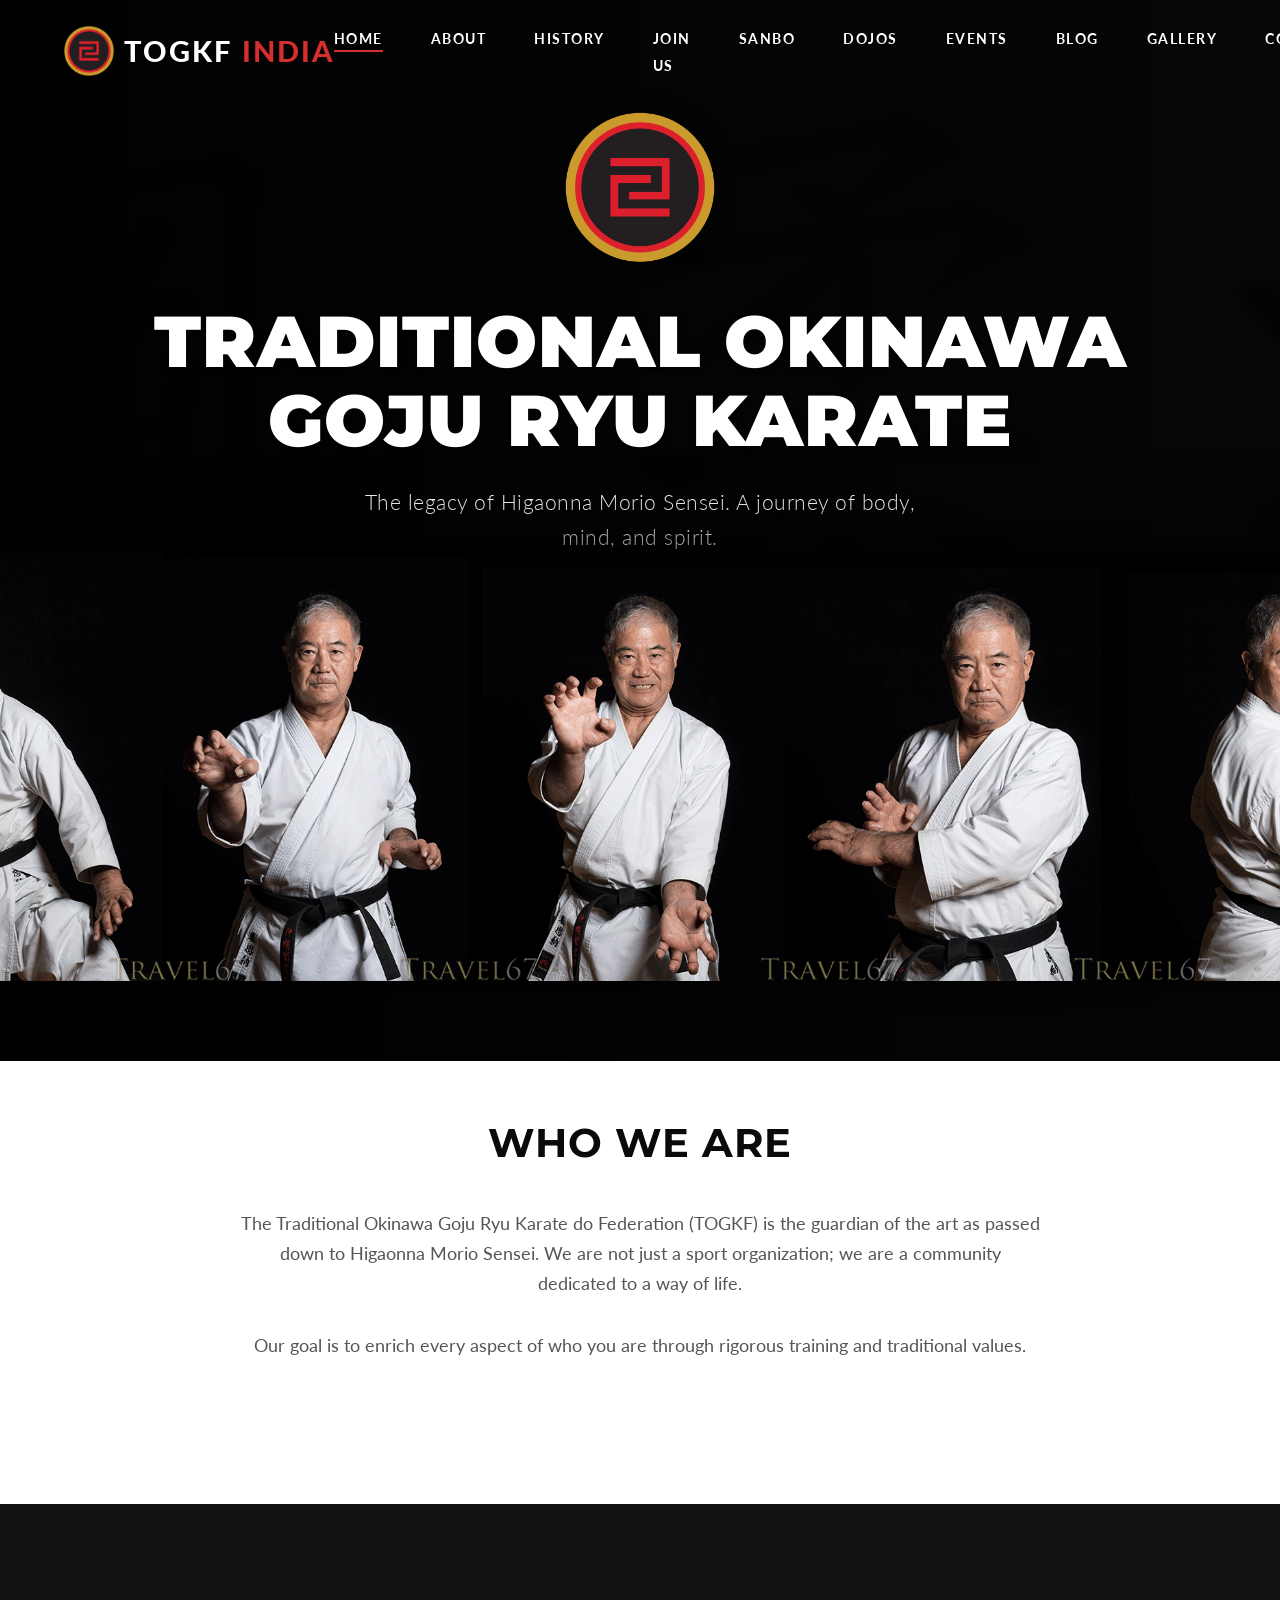
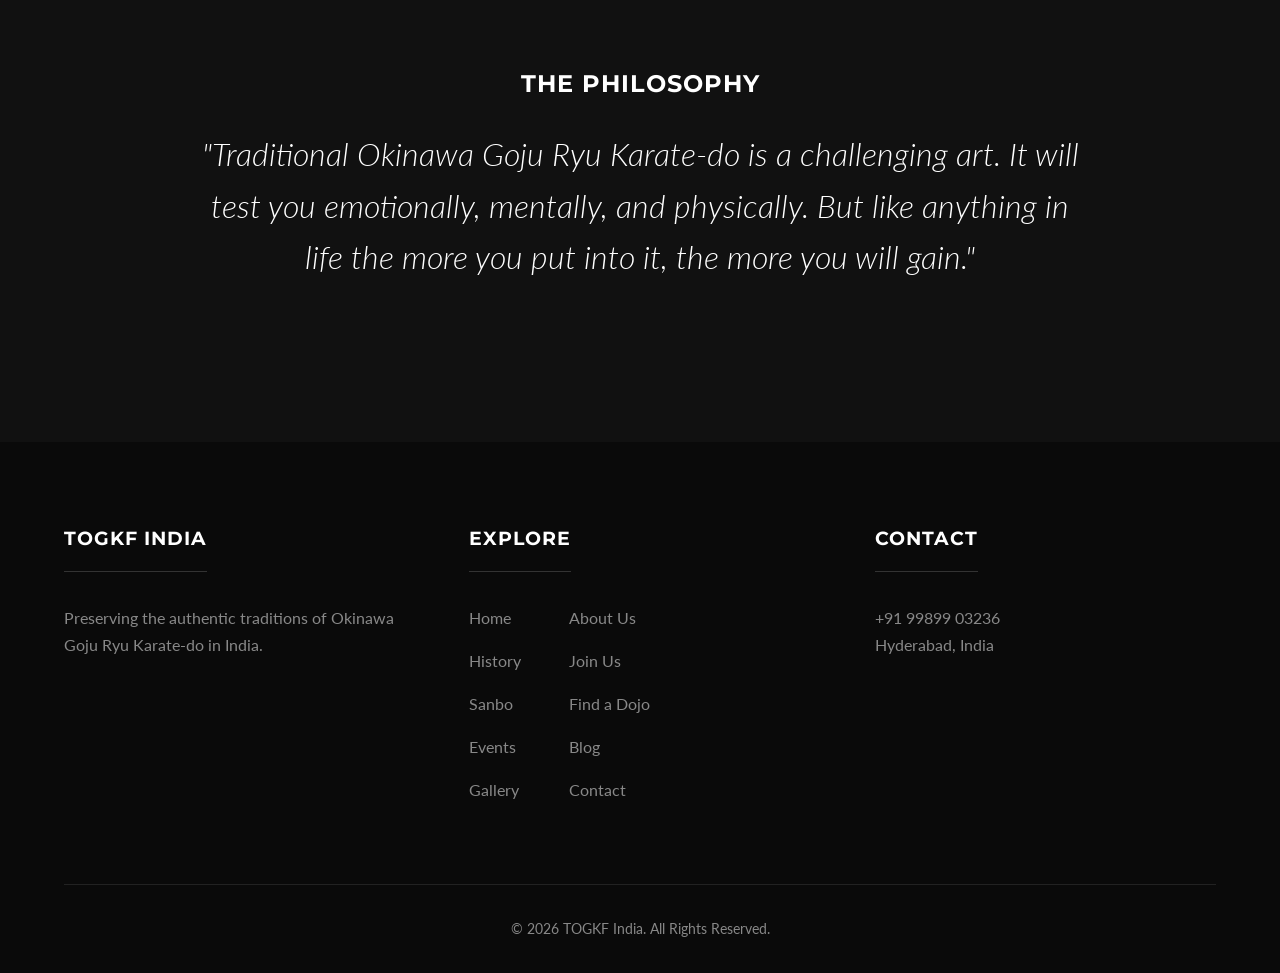
<file: index.html>
<!DOCTYPE html>
<html lang="en">

<head>
    <meta charset="UTF-8">
    <meta name="viewport" content="width=device-width, initial-scale=1.0">
    <title>TOGKF India - Traditional Okinawa Goju Ryu Karate Federation</title>
    <meta name="description"
        content="Official website of Traditional Okinawa Goju Ryu Karate Federation (TOGKF) in India. Preserving the legacy of Higaonna Morio Sensei.">
    
    <!-- Canonical URL -->
    <link rel="canonical" href="https://togkf.in/">
    
    <!-- Open Graph Meta Tags -->
    <meta property="og:title" content="TOGKF India - Traditional Okinawa Goju Ryu Karate Federation">
    <meta property="og:description" content="Official website of Traditional Okinawa Goju Ryu Karate Federation (TOGKF) in India. Preserving the legacy of Higaonna Morio Sensei.">
    <meta property="og:image" content="https://togkf.in/assets/togkf_logo.png">
    <meta property="og:url" content="https://togkf.in/">
    <meta property="og:type" content="website">
    <meta property="og:site_name" content="TOGKF India">

    <!-- Twitter Meta Tags -->
    <meta name="twitter:card" content="summary_large_image">
    <meta name="twitter:title" content="TOGKF India - Traditional Okinawa Goju Ryu Karate Federation">
    <meta name="twitter:description" content="Official website of Traditional Okinawa Goju Ryu Karate Federation (TOGKF) in India. Preserving the legacy of Higaonna Morio Sensei.">
    <meta name="twitter:image" content="https://togkf.in/assets/togkf_logo.png">

    <!-- Favicon -->
    <link rel="icon" type="image/png" href="/assets/logos/favicon-96x96.png" sizes="96x96" />
    <link rel="icon" type="image/svg+xml" href="/assets/logos/favicon.svg" />
    <link rel="shortcut icon" href="/assets/logos/favicon.ico" />
    <link rel="apple-touch-icon" sizes="180x180" href="/assets/logos/apple-touch-icon.png" />
    <meta name="apple-mobile-web-app-title" content="TOGKF" />
    <link rel="manifest" href="/assets/logos/site.webmanifest" />
    
    <!-- Structured Data -->
    <script type="application/ld+json">
    {
      "@context": "https://schema.org",
      "@type": "SportsOrganization",
      "name": "TOGKF India",
      "alternateName": "Traditional Okinawa Goju Ryu Karate Federation India",
      "url": "https://togkf.in",
      "logo": "https://togkf.in/assets/togkf_logo.png",
      "description": "Official website of Traditional Okinawa Goju Ryu Karate Federation (TOGKF) in India. Preserving the legacy of Higaonna Morio Sensei.",
      "address": {
        "@type": "PostalAddress",
        "addressLocality": "Hyderabad",
        "addressCountry": "IN"
      },
      "telephone": "+919989903236",
      "sport": "Karate",
      "sameAs": []
    }
    </script>
    <link rel="preconnect" href="https://fonts.googleapis.com">
    <link rel="preconnect" href="https://fonts.gstatic.com" crossorigin>
    <link href="https://fonts.googleapis.com/css2?family=Lato:wght@300;400;700&family=Montserrat:wght@400;700;900&display=swap" rel="stylesheet">
    <link rel="stylesheet" href="css/common.css">
    <link rel="stylesheet" href="css/index.css">
    <!-- Google tag (gtag.js) -->
    <script async src="https://www.googletagmanager.com/gtag/js?id=G-C6S437FDSE"></script>
    <script>
        window.dataLayer = window.dataLayer || [];
        function gtag() { dataLayer.push(arguments); }
        gtag('js', new Date());

        gtag('config', 'G-C6S437FDSE');
    </script>
</head>

<body>
    <header>
        <nav>
            <a href="/" class="logo">
                <img src="assets/togkf_logo.png" alt="TOGKF Logo">
                TOGKF <span>INDIA</span>
            </a>
            <ul class="nav-links">
                <li><a href="/" class="active">Home</a></li>
                <li><a href="/about">About</a></li>
                <li><a href="/history">History</a></li>
                <li><a href="/affiliate">Join Us</a></li>
                <li><a href="/skgk">Sanbo</a></li>
                <li><a href="/dojo">Dojos</a></li>
                <li><a href="/events">Events</a></li>
                <li><a href="/blogs">Blog</a></li>
                <li><a href="/gallery">Gallery</a></li>
                <li><a href="/contact">Contact</a></li>
            </ul>
            <div class="hamburger">
                <span class="bar"></span>
                <span class="bar"></span>
                <span class="bar"></span>
            </div>
        </nav>
    </header>

    <main>
        <section class="hero">
            <div class="container hero-grid">
                <div class="hero-content">
                    <img src="assets/togkf_logo.png" alt="TOGKF Logo" class="hero-big-logo">
                    <h1>Traditional Okinawa<br>Goju Ryu Karate</h1>
                    <p>The legacy of Higaonna Morio Sensei. A journey of body, mind, and spirit.</p>
                </div>
                <div class="hero-image">
                    <img src="assets/hs.png" alt="Higaonna Morio Sensei">
                </div>
            </div>
        </section>

        <section class="about-preview fade-in-section">
            <div class="container">
                <div class="about-grid">
                    <div class="about-text"
                        style="grid-column: 1 / -1; text-align: center; max-width: 800px; margin: 0 auto;">
                        <h2>Who We Are</h2>
                        <p>The Traditional Okinawa Goju Ryu Karate do Federation (TOGKF) is the guardian of the art as
                            passed down to Higaonna Morio Sensei. We are not just a sport organization; we are a
                            community dedicated to a way of life.</p>
                        <p>Our goal is to enrich every aspect of who you are through rigorous training and traditional
                            values.</p>
                        <a href="/about" class="btn">Discover Our Story</a>
                    </div>
                </div>
            </div>
        </section>

        <section class="philosophy fade-in-section">
            <div class="container">
                <h2>The Philosophy</h2>
                <p>"Traditional Okinawa Goju Ryu Karate-do is a challenging art. It will test you emotionally, mentally,
                    and physically. But like anything in life the more you put into it, the more you will gain."</p>
            </div>
        </section>
    </main>

    <footer>
        <div class="container">
            <div class="footer-content">
                <div class="footer-section">
                    <h3>TOGKF India</h3>
                    <p>Preserving the authentic traditions of Okinawa Goju Ryu Karate-do in India.</p>
                </div>
                <div class="footer-section">
                    <h3>Explore</h3>
                    <ul class="footer-explore-grid">
                        <li><a href="/">Home</a></li>
                        <li><a href="/about">About Us</a></li>
                        <li><a href="/history">History</a></li>
                        <li><a href="/affiliate">Join Us</a></li>
                        <li><a href="/skgk">Sanbo</a></li>
                        <li><a href="/dojo">Find a Dojo</a></li>
                        <li><a href="/events">Events</a></li>
                        <li><a href="/blogs">Blog</a></li>
                        <li><a href="/gallery">Gallery</a></li>
                        <li><a href="/contact">Contact</a></li>
                    </ul>
                </div>
                <div class="footer-section">
                    <h3>Contact</h3>

                    <p><a href="tel:+919989903236">+91 99899 03236</a></p>
                    <p>Hyderabad, India</p>
                </div>
            </div>
            <div class="footer-bottom">
                <p>&copy; 2026 TOGKF India. All Rights Reserved.</p>
            </div>
        </div>
    </footer>

    <script defer src="js/main.js"></script>
</body>

</html>
</file>
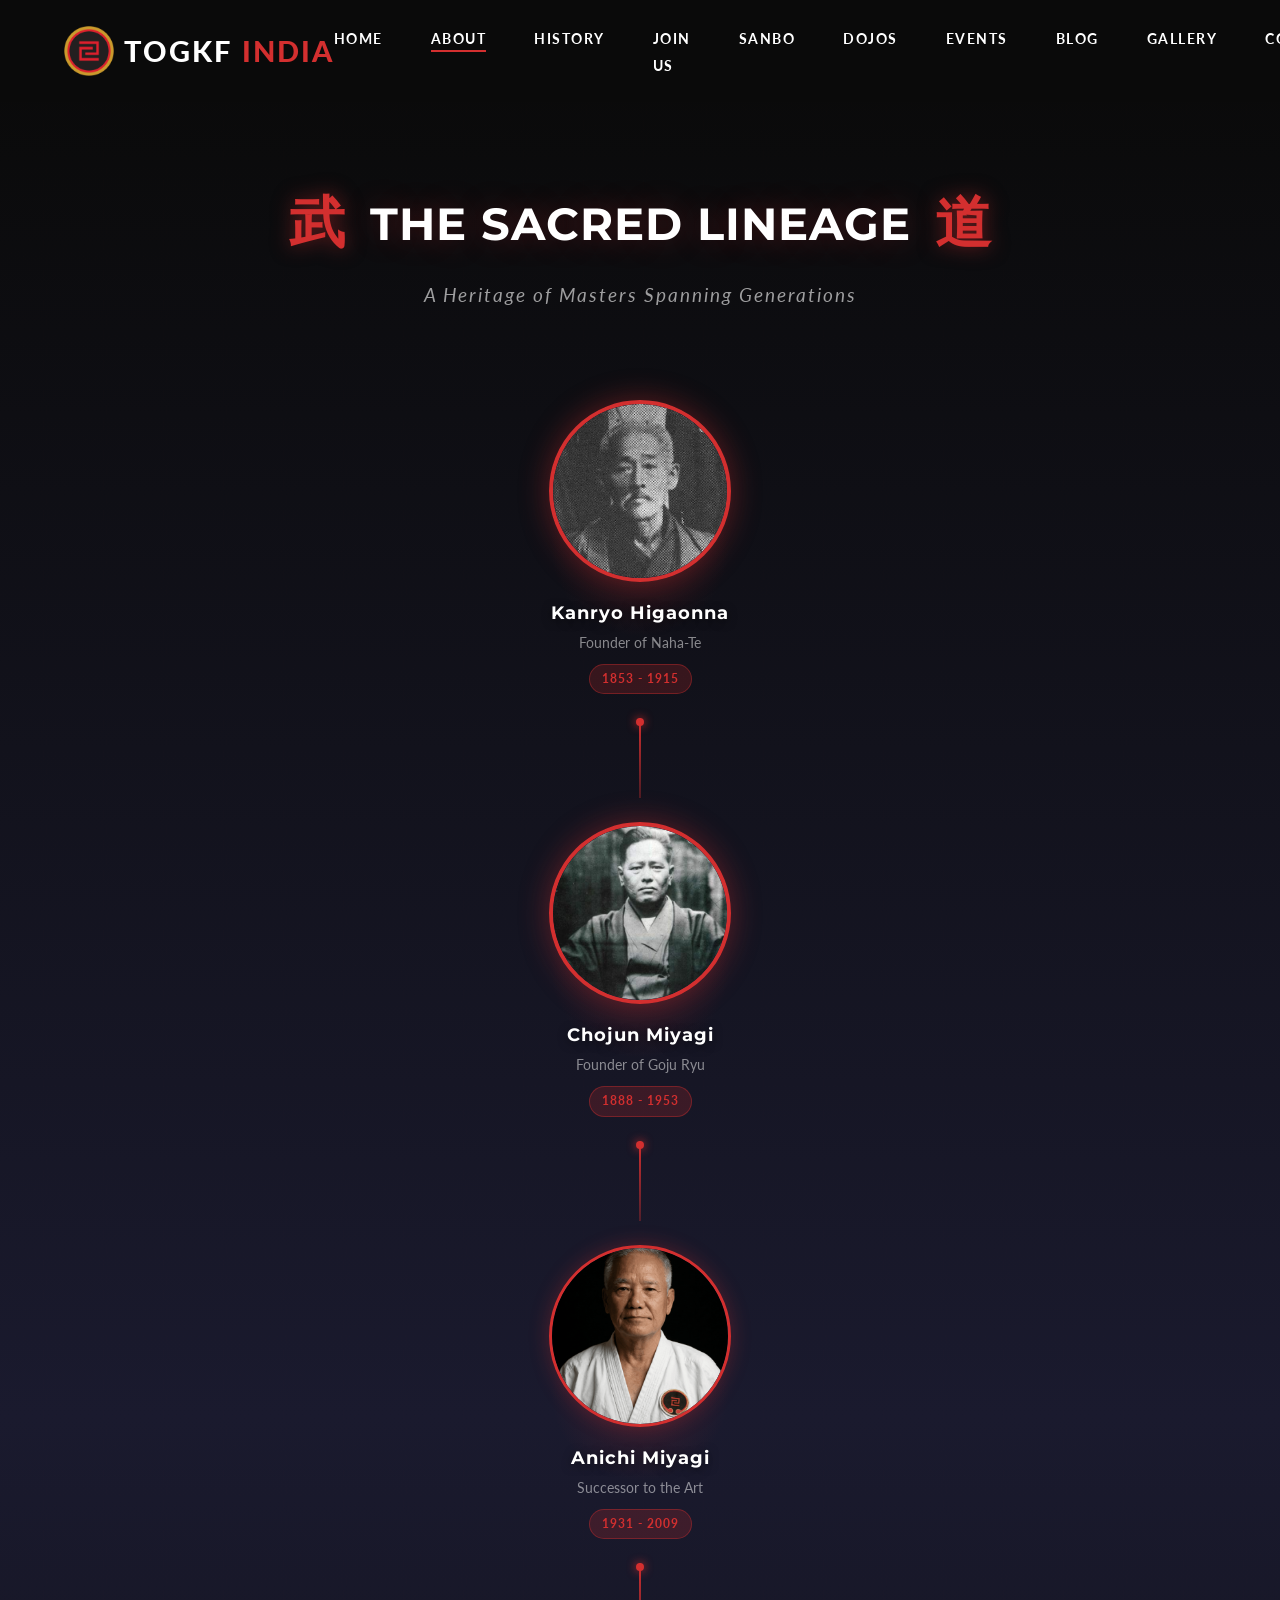
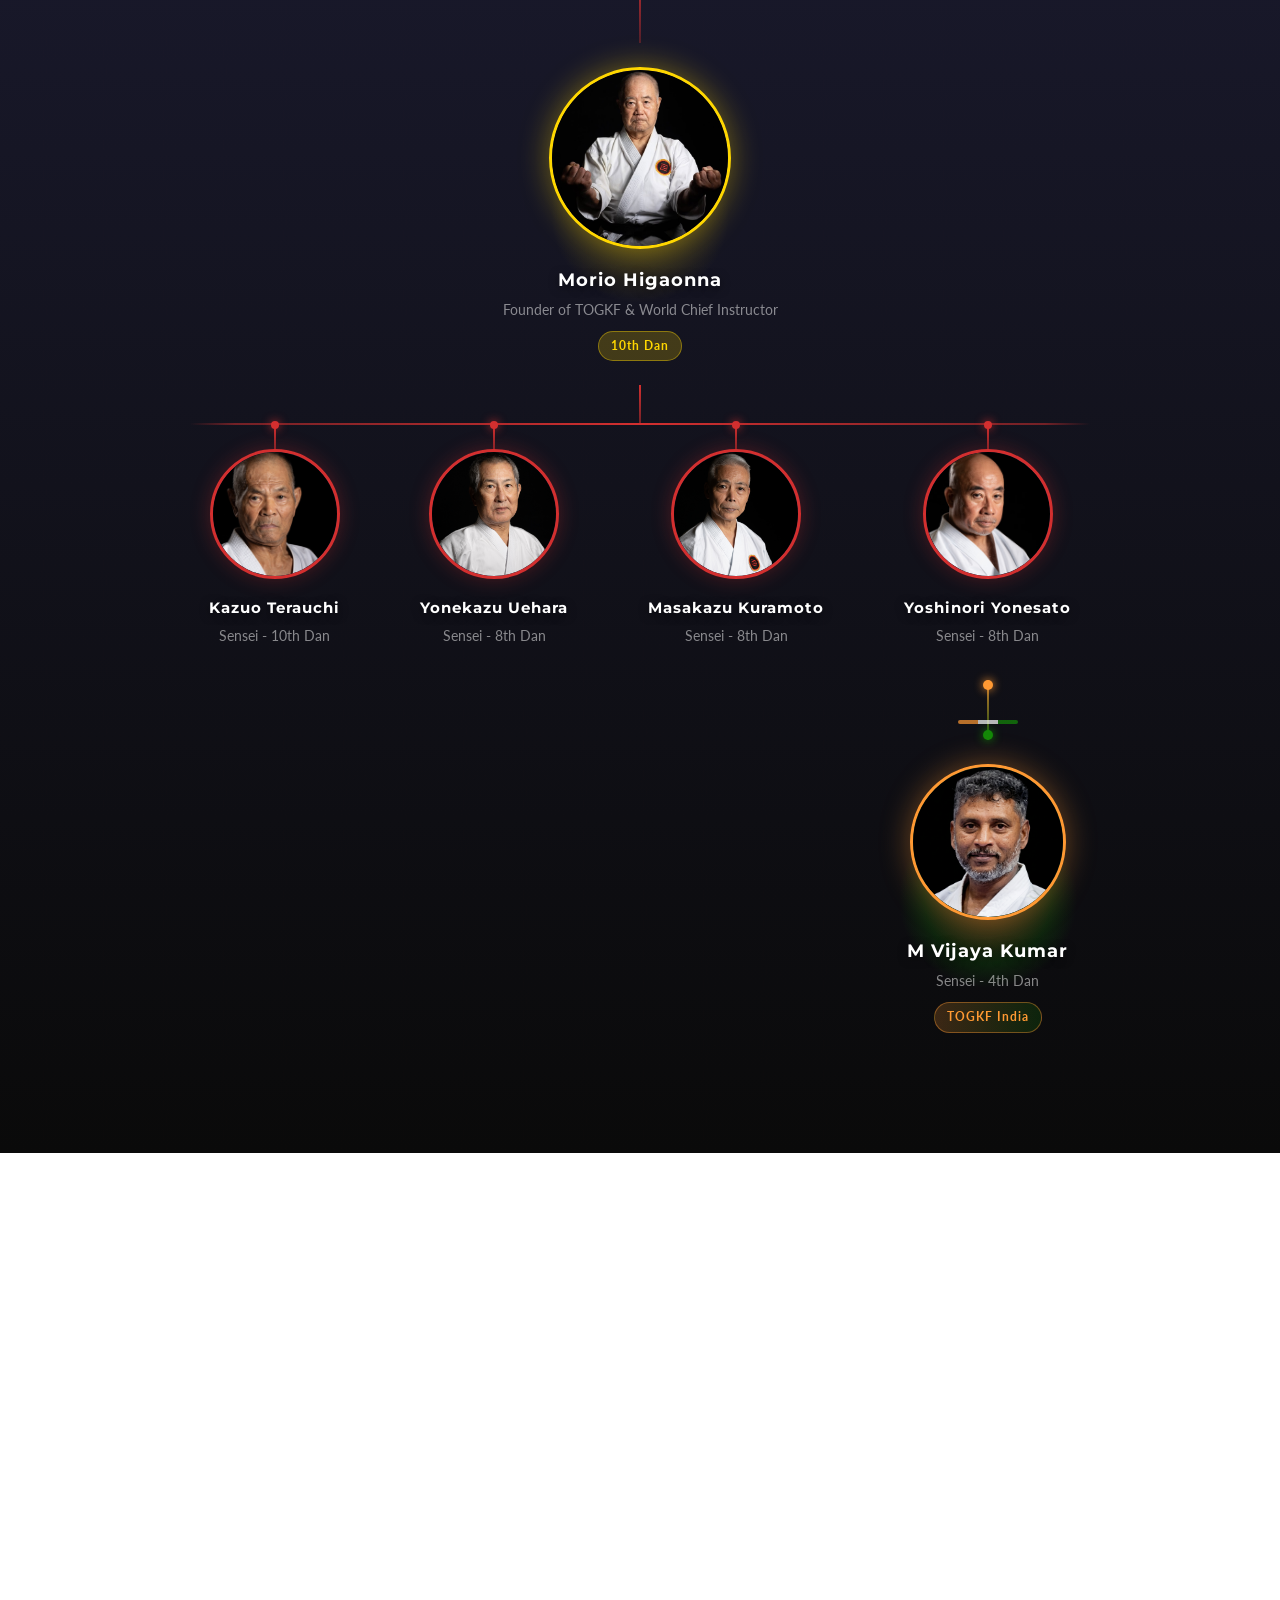
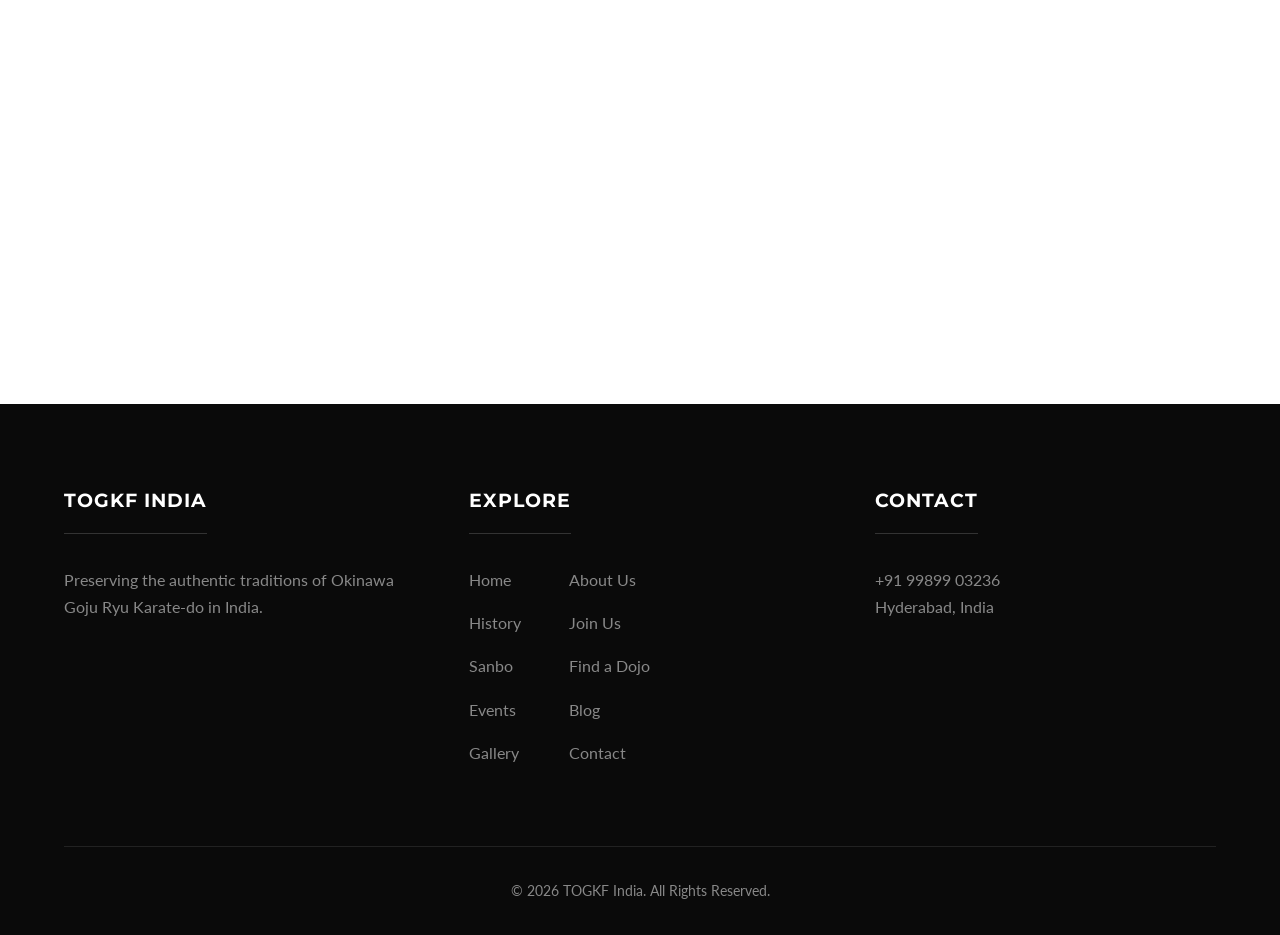
<file: about.html>
<!DOCTYPE html>
<html lang="en">

<head>
    <meta charset="UTF-8">
    <meta name="viewport" content="width=device-width, initial-scale=1.0">
    <title>About - TOGKF India</title>
    <meta name="description" content="Learn about the history, philosophy, and mission of TOGKF India.">
    
    <!-- Canonical URL -->
    <link rel="canonical" href="https://togkf.in/about">
    
    <!-- Open Graph Meta Tags -->
    <meta property="og:title" content="About - TOGKF India">
    <meta property="og:description" content="Learn about the history, philosophy, and mission of TOGKF India.">
    <meta property="og:image" content="https://togkf.in/assets/togkf_logo.png">
    <meta property="og:url" content="https://togkf.in/about">
    <meta property="og:type" content="website">
    <meta property="og:site_name" content="TOGKF India">

    <!-- Twitter Meta Tags -->
    <meta name="twitter:card" content="summary_large_image">
    <meta name="twitter:title" content="About - TOGKF India">
    <meta name="twitter:description" content="Learn about the history, philosophy, and mission of TOGKF India.">
    <meta name="twitter:image" content="https://togkf.in/assets/togkf_logo.png">

    <!-- Favicon -->
    <link rel="icon" type="image/png" href="/assets/logos/favicon-96x96.png" sizes="96x96" />
    <link rel="icon" type="image/svg+xml" href="/assets/logos/favicon.svg" />
    <link rel="shortcut icon" href="/assets/logos/favicon.ico" />
    <link rel="apple-touch-icon" sizes="180x180" href="/assets/logos/apple-touch-icon.png" />
    <meta name="apple-mobile-web-app-title" content="TOGKF" />
    <link rel="manifest" href="/assets/logos/site.webmanifest" />
    <link rel="preconnect" href="https://fonts.googleapis.com">
    <link rel="preconnect" href="https://fonts.gstatic.com" crossorigin>
    <link href="https://fonts.googleapis.com/css2?family=Lato:wght@300;400;700&family=Montserrat:wght@400;700;900&display=swap" rel="stylesheet">
    <link rel="stylesheet" href="css/common.css">
    <link rel="stylesheet" href="css/about.css">
    <!-- Google tag (gtag.js) -->
    <script async src="https://www.googletagmanager.com/gtag/js?id=G-C6S437FDSE"></script>
    <script>
        window.dataLayer = window.dataLayer || [];
        function gtag() { dataLayer.push(arguments); }
        gtag('js', new Date());

        gtag('config', 'G-C6S437FDSE');
    </script>
</head>

<body>
    <header class="dark">
        <nav>
            <a href="/" class="logo">
                <img src="assets/togkf_logo.png" alt="TOGKF Logo">
                TOGKF <span>INDIA</span>
            </a>
            <ul class="nav-links">
                <li><a href="/">Home</a></li>
                <li><a href="/about" class="active">About</a></li>
                <li><a href="/history">History</a></li>
                <li><a href="/affiliate">Join Us</a></li>
                <li><a href="/skgk">Sanbo</a></li>
                <li><a href="/dojo">Dojos</a></li>
                <li><a href="/events">Events</a></li>
                <li><a href="/blogs">Blog</a></li>
                <li><a href="/gallery">Gallery</a></li>
                <li><a href="/contact">Contact</a></li>
            </ul>
            <div class="hamburger">
                <span class="bar"></span>
                <span class="bar"></span>
                <span class="bar"></span>
            </div>
        </nav>
    </header>

    <main style="padding-top: 80px;">

        <!-- === LINEAGE TREE SECTION === -->
        <section class="lineage-section fade-in-section" id="lineageSection">
            <!-- Background Decorative Elements -->
            <div class="lineage-bg-elements">
                <div class="seigaiha-pattern"></div>
            </div>

            <div class="container">
                <h2 class="lineage-title">
                    <span class="kanji-decoration">武</span>
                    The Sacred Lineage
                    <span class="kanji-decoration">道</span>
                </h2>
                <p class="lineage-subtitle">A Heritage of Masters Spanning Generations</p>

                <div class="lineage-tree">
                    <!-- LEVEL 1: Kanryo Higaonna -->
                    <div class="lineage-level level-1">
                        <div class="lineage-node founder">
                            <div class="node-glow"></div>
                            <div class="photo-frame">
                                <div class="photo-placeholder">
                                    <img loading="lazy" src="assets/sensies/kanryo.jpg" alt="Kanryo Higaonna"
                                        style="width: 100%; height: 100%; object-fit: cover; object-position: center 20%; border-radius: 50%;">
                                </div>
                                <div class="frame-decoration"></div>
                            </div>
                            <div class="node-info">
                                <h3 class="sensei-name">Kanryo Higaonna</h3>
                                <p class="sensei-title">Founder of Naha-Te</p>
                                <span class="era-badge">1853 - 1915</span>
                            </div>
                        </div>
                    </div>

                    <!-- Vertical Connector -->
                    <div class="tree-connector vertical">
                        <div class="connector-line"></div>
                    </div>

                    <!-- LEVEL 2: Chojun Miyagi -->
                    <div class="lineage-level level-2">
                        <div class="lineage-node founder">
                            <div class="node-glow"></div>
                            <div class="photo-frame">
                                <div class="photo-placeholder">
                                    <img loading="lazy" src="assets/sensies/chojun.jpg" alt="Chojun Miyagi"
                                        style="width: 100%; height: 100%; object-fit: cover; object-position: center 20%; border-radius: 50%;">
                                </div>
                                <div class="frame-decoration"></div>
                            </div>
                            <div class="node-info">
                                <h3 class="sensei-name">Chojun Miyagi</h3>
                                <p class="sensei-title">Founder of Goju Ryu</p>
                                <span class="era-badge">1888 - 1953</span>
                            </div>
                        </div>
                    </div>

                    <!-- Vertical Connector -->
                    <div class="tree-connector vertical">
                        <div class="connector-line"></div>
                    </div>

                    <!-- LEVEL 3: Anichi Miyagi -->
                    <div class="lineage-level level-3">
                        <div class="lineage-node master">
                            <div class="node-glow"></div>
                            <div class="photo-frame">
                                <div class="photo-placeholder">
                                    <img loading="lazy" src="assets/sensies/anichi.png" alt="Anichi Miyagi"
                                        style="width: 100%; height: 100%; object-fit: cover; object-position: center 20%; border-radius: 50%;">
                                </div>
                                <div class="frame-decoration"></div>
                            </div>
                            <div class="node-info">
                                <h3 class="sensei-name">Anichi Miyagi</h3>
                                <p class="sensei-title">Successor to the Art</p>
                                <span class="era-badge">1931 - 2009</span>
                            </div>
                        </div>
                    </div>

                    <!-- Vertical Connector -->
                    <div class="tree-connector vertical">
                        <div class="connector-line"></div>
                    </div>

                    <!-- LEVEL 4: Morio Higaonna -->
                    <div class="lineage-level level-4">
                        <div class="lineage-node grandmaster">
                            <div class="node-glow gold"></div>
                            <div class="photo-frame gold-frame">
                                <div class="photo-placeholder gold-bg">
                                    <img loading="lazy" src="assets/sensies/morio.jpg" alt="Morio Higaonna"
                                        style="width: 100%; height: 100%; object-fit: cover; object-position: center 20%; border-radius: 50%;">
                                </div>
                                <div class="frame-decoration"></div>
                            </div>
                            <div class="node-info">
                                <h3 class="sensei-name">Morio Higaonna</h3>
                                <p class="sensei-title">Founder of TOGKF &amp; World Chief Instructor</p>
                                <span class="era-badge gold-badge">10th Dan</span>
                            </div>
                        </div>
                    </div>

                    <!-- Branch Connector (1 to many) -->
                    <div class="tree-connector branch">
                        <div class="branch-stem"></div>
                        <div class="branch-horizontal"></div>
                    </div>

                    <!-- LEVEL 5: Four Students (Horizontal) -->
                    <div class="lineage-level level-5 horizontal-row">
                        <div class="lineage-node student">
                            <div class="photo-frame">
                                <div class="photo-placeholder">
                                    <img loading="lazy" src="assets/sensies/terauchi.jpg" alt="Kazuo Terauchi"
                                        style="width: 100%; height: 100%; object-fit: cover; object-position: center 20%; border-radius: 50%;">
                                </div>
                            </div>
                            <div class="node-info">
                                <h3 class="sensei-name">Kazuo Terauchi</h3>
                                <p class="sensei-title">Sensei - 10th Dan</p>
                            </div>
                        </div>

                        <div class="lineage-node student">
                            <div class="photo-frame">
                                <div class="photo-placeholder">
                                    <img loading="lazy" src="assets/sensies/uehara.jpg" alt="Yonekazu Uehara"
                                        style="width: 100%; height: 100%; object-fit: cover; object-position: center 20%; border-radius: 50%;">
                                </div>
                            </div>
                            <div class="node-info">
                                <h3 class="sensei-name">Yonekazu Uehara</h3>
                                <p class="sensei-title">Sensei - 8th Dan</p>
                            </div>
                        </div>

                        <div class="lineage-node student">
                            <div class="photo-frame">
                                <div class="photo-placeholder">
                                    <img loading="lazy" src="assets/sensies/kuramoto.jpg" alt="Masakazu Kuramoto"
                                        style="width: 100%; height: 100%; object-fit: cover; object-position: center 20%; border-radius: 50%;">
                                </div>
                            </div>
                            <div class="node-info">
                                <h3 class="sensei-name">Masakazu Kuramoto</h3>
                                <p class="sensei-title">Sensei - 8th Dan</p>
                            </div>
                        </div>

                        <!-- Yonesato with sub-branch wrapper -->
                        <div class="yonesato-branch-wrapper">
                            <div class="lineage-node student highlight-node" id="yonesato-node">
                                <div class="photo-frame">
                                    <div class="photo-placeholder">
                                        <img loading="lazy" src="assets/sensies/yonesato.jpg" alt="Yoshinori Yonesato"
                                            style="width: 100%; height: 100%; object-fit: cover; object-position: center 20%; border-radius: 50%;">
                                    </div>
                                </div>
                                <div class="node-info">
                                    <h3 class="sensei-name">Yoshinori Yonesato</h3>
                                    <p class="sensei-title">Sensei - 8th Dan</p>
                                </div>
                            </div>

                            <!-- Sub-branch Connector -->
                            <div class="tree-connector sub-branch">
                                <div class="sub-connector-line"></div>
                            </div>

                            <!-- LEVEL 6: Vijaya Kumar -->
                            <div class="lineage-level level-6 india-branch">
                                <div class="india-flag-accent"></div>
                                <div class="lineage-node india-student featured">
                                    <div class="node-glow india-glow"></div>
                                    <div class="photo-frame india-frame">
                                        <div class="photo-placeholder india-bg">
                                            <img loading="lazy" src="assets/sensies/vijay.png" alt="M Vijaya Kumar"
                                                style="width: 100%; height: 100%; object-fit: cover; object-position: center 20%; border-radius: 50%;">
                                        </div>
                                        <div class="frame-decoration"></div>
                                    </div>
                                    <div class="node-info">
                                        <h3 class="sensei-name">M Vijaya Kumar</h3>
                                        <p class="sensei-title">Sensei - 4th Dan</p>
                                        <span class="era-badge india-badge">TOGKF India</span>
                                    </div>
                                </div>
                            </div>
                        </div>
                    </div>
                </div>
            </div>
        </section>

        <section class="content-section fade-in-section">
            <div class="container" style="max-width: 800px;">
                <hr style="margin: 4rem 0; border: none; border-top: 1px solid #ddd;">

                <h2>Philosophy</h2>
                <p style="margin-bottom: 2rem; font-size: 1.1rem; color: #444;">Goju Ryu means "Hard-Soft Style". It
                    reflects the duality of nature and life. The training is rigorous, designed to forge a strong body
                    and an indomitable spirit.</p>
                <blockquote
                    style="border-left: 4px solid var(--accent-color); padding-left: 1.5rem; margin: 2rem 0; font-style: italic; font-size: 1.2rem; color: #222;">
                    "Karate Ni Sente Nashi" - There is no first attack in Karate.
                </blockquote>
                <p style="margin-bottom: 2rem; font-size: 1.1rem; color: #444;">This principle guides our practice,
                    emphasizing self-defense and the cultivation of a peaceful character.</p>

                <hr style="margin: 4rem 0; border: none; border-top: 1px solid #ddd;">

                <h2>Mission in India</h2>
                <p style="margin-bottom: 2rem; font-size: 1.1rem; color: #444;">TOGKF India is dedicated to spreading
                    the authentic teachings of Higaonna Sensei throughout the country. It was founded by Sensei M. Vijay
                    Kumar, fulfilling his lifelong dream to train under the legendary Shihan Morio Higaonna. In 2023, he
                    realized this goal by joining TOGKF, ensuring the preservation of the essence of Okinawan Goju Ryu
                    for future generations.</p>
            </div>
        </section>
    </main>

    <footer>
        <div class="container">
            <div class="footer-content">
                <div class="footer-section">
                    <h3>TOGKF India</h3>
                    <p>Preserving the authentic traditions of Okinawa Goju Ryu Karate-do in India.</p>
                </div>
                <div class="footer-section">
                    <h3>Explore</h3>
                    <ul class="footer-explore-grid">
                        <li><a href="/">Home</a></li>
                        <li><a href="/about">About Us</a></li>
                        <li><a href="/history">History</a></li>
                        <li><a href="/affiliate">Join Us</a></li>
                        <li><a href="/skgk">Sanbo</a></li>
                        <li><a href="/dojo">Find a Dojo</a></li>
                        <li><a href="/events">Events</a></li>
                        <li><a href="/blogs">Blog</a></li>
                        <li><a href="/gallery">Gallery</a></li>
                        <li><a href="/contact">Contact</a></li>
                    </ul>
                </div>
                <div class="footer-section">
                    <h3>Contact</h3>

                    <p><a href="tel:+919989903236">+91 99899 03236</a></p>
                    <p>Hyderabad, India</p>
                </div>
            </div>
            <div class="footer-bottom">
                <p>&copy; 2026 TOGKF India. All Rights Reserved.</p>
            </div>
        </div>
    </footer>

    <script defer src="js/main.js"></script>
</body>

</html>
</file>
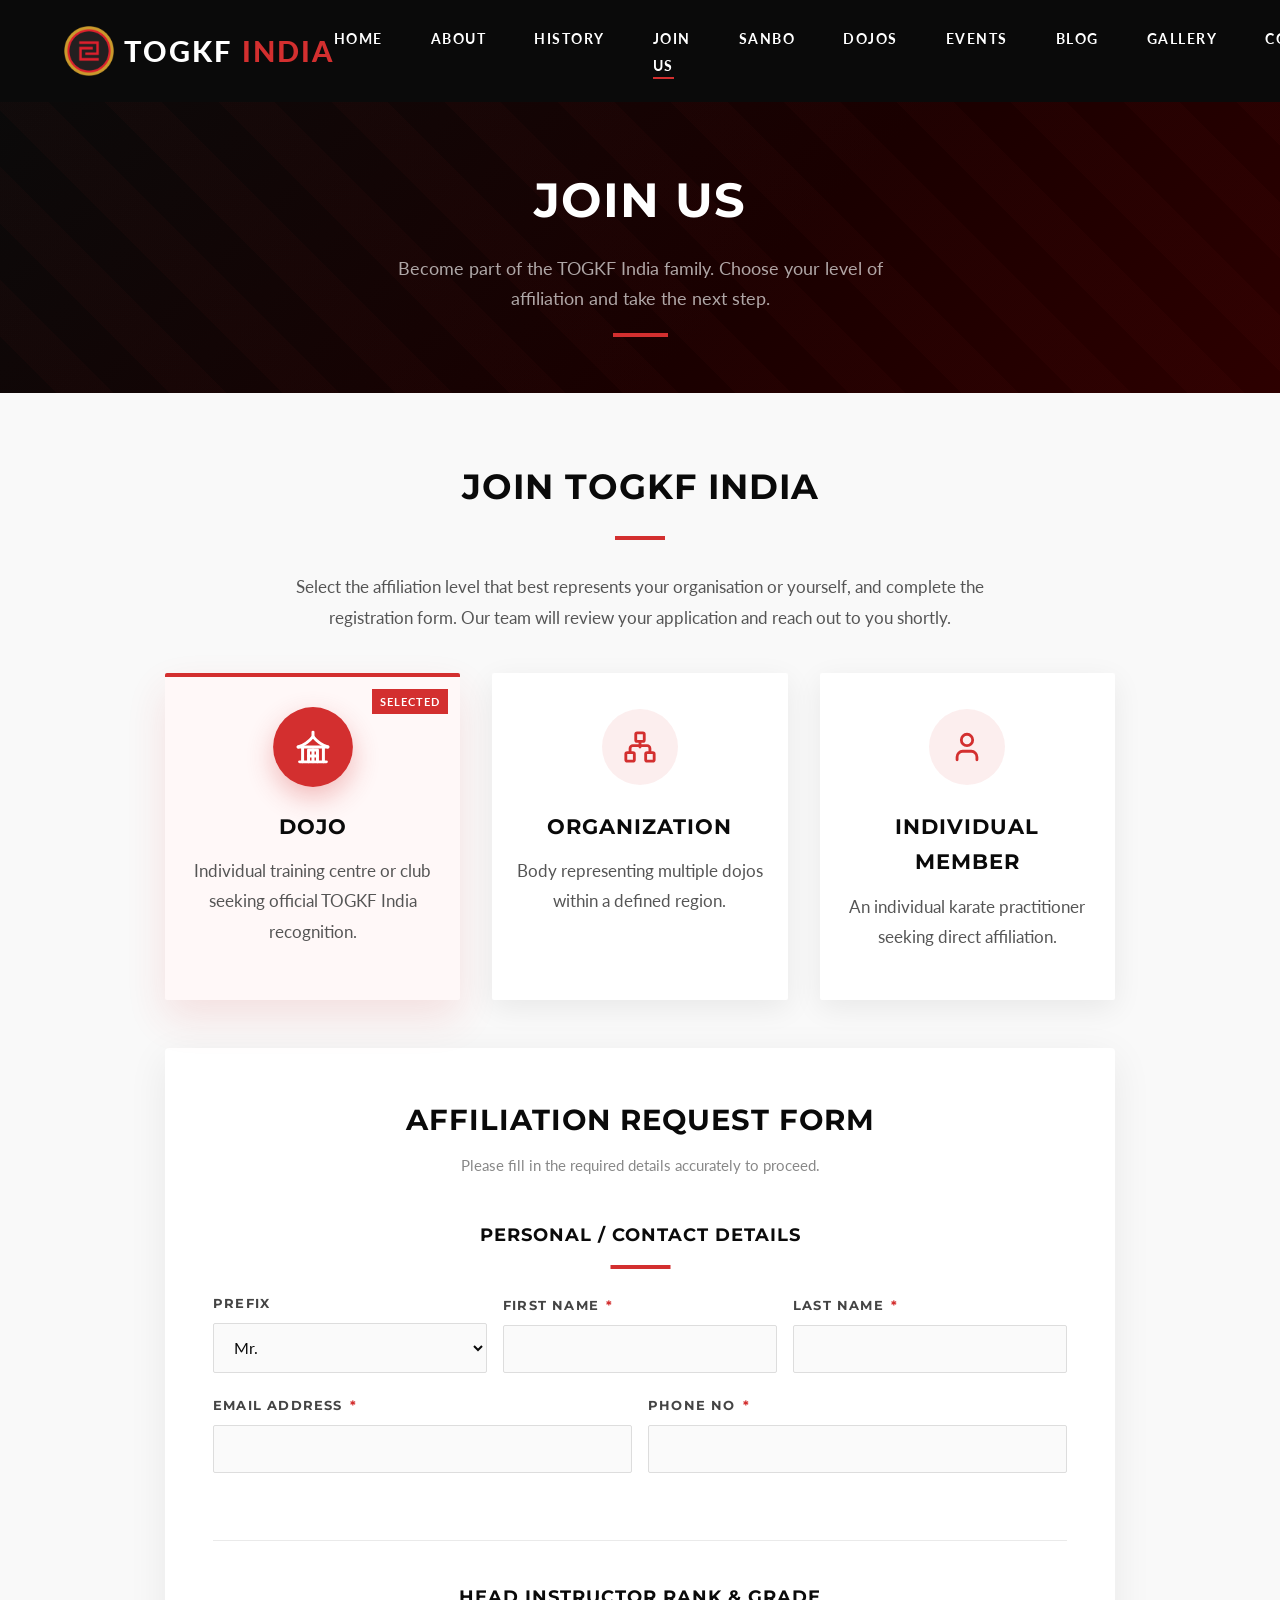
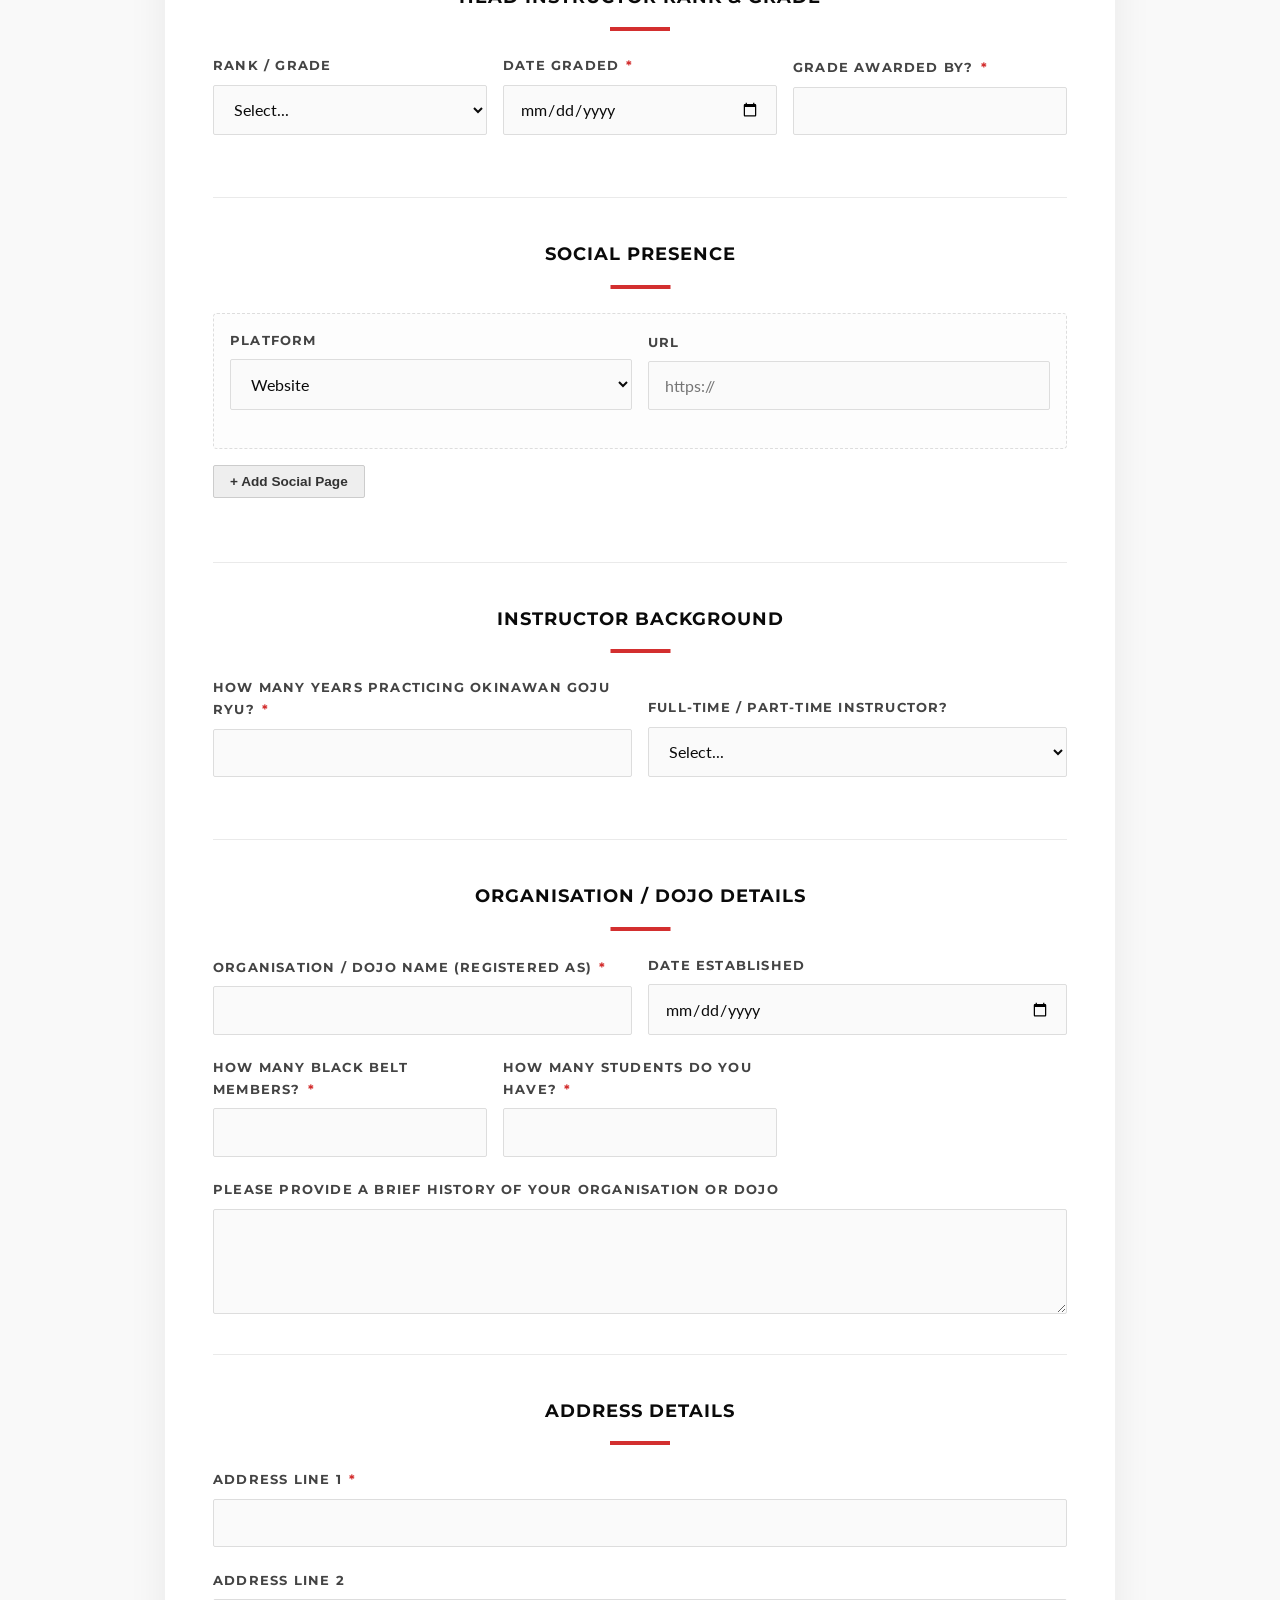
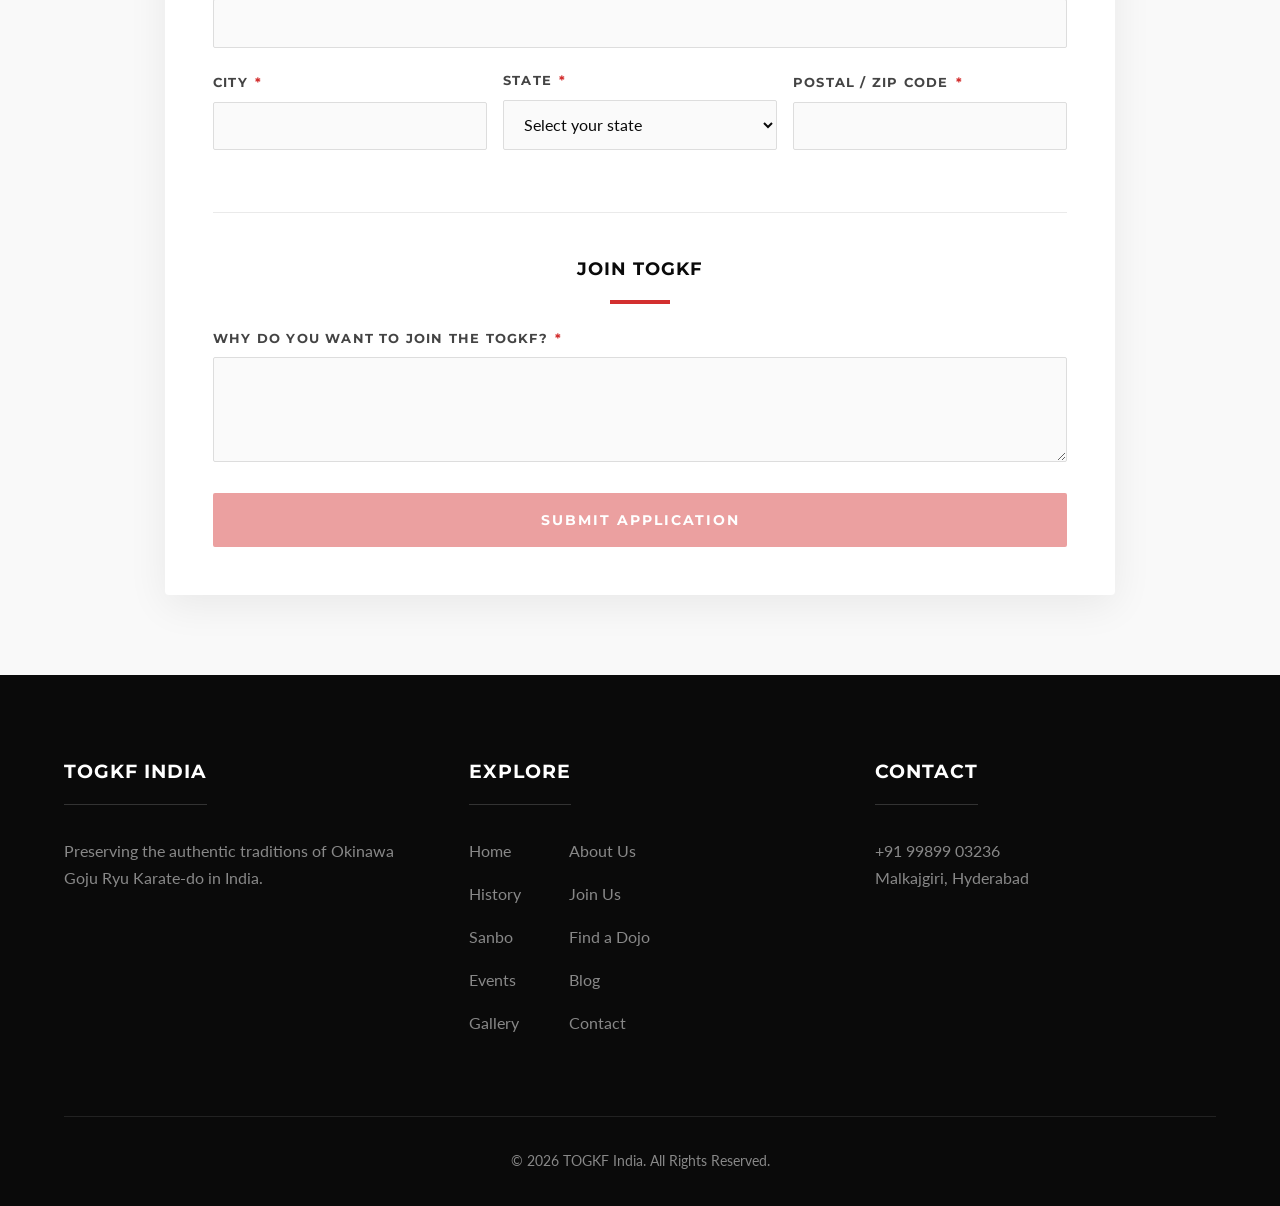
<file: affiliate.html>
<!DOCTYPE html>
<html lang="en">

<head>
    <meta charset="UTF-8">
    <meta name="viewport" content="width=device-width, initial-scale=1.0">
    <title>Join Us - TOGKF India Affiliation</title>
    <meta name="description"
        content="Affiliate with TOGKF India as a Dojo, District, or State. Join the Traditional Okinawa Goju Ryu Karate Federation.">
        
    <!-- Canonical URL -->
    <link rel="canonical" href="https://togkf.in/affiliate">
    
    <!-- Open Graph Meta Tags -->
    <meta property="og:title" content="Join Us - TOGKF India Affiliation">
    <meta property="og:description" content="Affiliate with TOGKF India as a Dojo, District, or State. Join the Traditional Okinawa Goju Ryu Karate Federation.">
    <meta property="og:image" content="https://togkf.in/assets/togkf_logo.png">
    <meta property="og:url" content="https://togkf.in/affiliate">
    <meta property="og:type" content="website">
    <meta property="og:site_name" content="TOGKF India">

    <!-- Twitter Meta Tags -->
    <meta name="twitter:card" content="summary_large_image">
    <meta name="twitter:title" content="Join Us - TOGKF India Affiliation">
    <meta name="twitter:description" content="Affiliate with TOGKF India as a Dojo, District, or State. Join the Traditional Okinawa Goju Ryu Karate Federation.">
    <meta name="twitter:image" content="https://togkf.in/assets/togkf_logo.png">

    <!-- Favicon -->
    <link rel="icon" type="image/png" href="/assets/logos/favicon-96x96.png" sizes="96x96" />
    <link rel="icon" type="image/svg+xml" href="/assets/logos/favicon.svg" />
    <link rel="shortcut icon" href="/assets/logos/favicon.ico" />
    <link rel="apple-touch-icon" sizes="180x180" href="/assets/logos/apple-touch-icon.png" />
    <meta name="apple-mobile-web-app-title" content="TOGKF" />
    <link rel="manifest" href="/assets/logos/site.webmanifest" />
    <link rel="preconnect" href="https://fonts.googleapis.com">
    <link rel="preconnect" href="https://fonts.gstatic.com" crossorigin>
    <link href="https://fonts.googleapis.com/css2?family=Lato:wght@300;400;700&family=Montserrat:wght@400;700;900&display=swap" rel="stylesheet">
    <link rel="stylesheet" href="css/common.css">
    <link rel="stylesheet" href="css/affiliate.css">
    <!-- Google tag (gtag.js) -->
    <script async src="https://www.googletagmanager.com/gtag/js?id=G-C6S437FDSE"></script>
    <script>
        window.dataLayer = window.dataLayer || [];
        function gtag() { dataLayer.push(arguments); }
        gtag('js', new Date());
        gtag('config', 'G-C6S437FDSE');
    </script>
</head>

<body>
    <header class="dark">
        <nav>
            <a href="/" class="logo">
                <img src="assets/togkf_logo.png" alt="TOGKF Logo">
                TOGKF <span>INDIA</span>
            </a>
            <ul class="nav-links">
                <li><a href="/">Home</a></li>
                <li><a href="/about">About</a></li>
                <li><a href="/history">History</a></li>
                <li><a href="/affiliate" class="active">Join Us</a></li>
                <li><a href="/skgk">Sanbo</a></li>
                <li><a href="/dojo">Dojos</a></li>
                <li><a href="/events">Events</a></li>
                <li><a href="/blogs">Blog</a></li>
                <li><a href="/gallery">Gallery</a></li>
                <li><a href="/contact">Contact</a></li>
            </ul>
            <div class="hamburger">
                <span class="bar"></span>
                <span class="bar"></span>
                <span class="bar"></span>
            </div>
        </nav>
    </header>

    <main style="padding-top: 80px;">

        <!-- ── Page Banner ── -->
        <section class="page-header-affiliate fade-in-section">
            <div class="container">
                <h1>Join Us</h1>
                <p>Become part of the TOGKF India family. Choose your level of affiliation and take the next step.</p>
                <div class="accent-line"></div>
            </div>
        </section>

        <!-- ── Join Us Form Section ── -->
        <section class="join-us-section fade-in-section">
            <div class="container">
                <div class="join-us-inner">

                    <div class="join-us-info">
                        <h2>Join TOGKF India</h2>
                        <div class="divider"></div>
                        <p>Select the affiliation level that best represents your organisation or yourself, and complete
                            the registration form. Our team will review your application and reach out to you shortly.
                        </p>

                        <div class="affiliation-types" id="affiliationTypes">
                            <label class="affiliation-card selected" id="card-dojo" for="type-dojo">
                                <input type="radio" name="affiliation_type" id="type-dojo" value="Dojo" checked>
                                <span class="selected-badge">Selected</span>
                                <span class="card-icon">
                                    <svg xmlns="http://www.w3.org/2000/svg" width="34" height="34" viewBox="0 0 24 24"
                                        fill="none" stroke="currentColor" stroke-width="2" stroke-linecap="round"
                                        stroke-linejoin="round">
                                        <path d="M12 2v3" />
                                        <path d="M2 12 Q8 10 12 5 Q16 10 22 12" />
                                        <path d="M2 12h20" />
                                        <path d="M5 12v10" />
                                        <path d="M19 12v10" />
                                        <path d="M3 22h18" />
                                        <path d="M9 22v-8h6v8" />
                                        <path d="M12 14v8" />
                                        <path d="M9 18h6" />
                                    </svg>
                                </span>
                                <h3>Dojo</h3>
                                <p>Individual training centre or club seeking official TOGKF India recognition.</p>
                            </label>

                            <label class="affiliation-card" id="card-organization" for="type-organization">
                                <input type="radio" name="affiliation_type" id="type-organization" value="Organization">
                                <span class="selected-badge">Selected</span>
                                <span class="card-icon">
                                    <svg xmlns="http://www.w3.org/2000/svg" width="34" height="34" viewBox="0 0 24 24"
                                        fill="none" stroke="currentColor" stroke-width="2" stroke-linecap="round"
                                        stroke-linejoin="round">
                                        <rect x="16" y="16" width="6" height="6" rx="1" />
                                        <rect x="2" y="16" width="6" height="6" rx="1" />
                                        <rect x="9" y="2" width="6" height="6" rx="1" />
                                        <path d="M5 16v-3a2 2 0 0 1 2-2h10a2 2 0 0 1 2 2v3" />
                                        <path d="M12 8v4" />
                                    </svg>
                                </span>
                                <h3>Organization</h3>
                                <p>Body representing multiple dojos within a defined region.</p>
                            </label>

                            <label class="affiliation-card" id="card-individual" for="type-individual">
                                <input type="radio" name="affiliation_type" id="type-individual"
                                    value="Individual Member">
                                <span class="selected-badge">Selected</span>
                                <span class="card-icon">
                                    <svg xmlns="http://www.w3.org/2000/svg" width="34" height="34" viewBox="0 0 24 24"
                                        fill="none" stroke="currentColor" stroke-width="2" stroke-linecap="round"
                                        stroke-linejoin="round">
                                        <path d="M19 21v-2a4 4 0 0 0-4-4H9a4 4 0 0 0-4 4v2" />
                                        <circle cx="12" cy="7" r="4" />
                                    </svg>
                                </span>
                                <h3>Individual Member</h3>
                                <p>An individual karate practitioner seeking direct affiliation.</p>
                            </label>
                        </div>
                    </div>

                    <div class="join-form-wrapper">
                        <h3 class="main-title">Affiliation Request Form</h3>
                        <p class="form-tagline">Please fill in the required details accurately to proceed.</p>

                        <form id="joinUsForm" novalidate>

                            <div class="form-section">
                                <h3 class="section-title">Personal / Contact Details</h3>
                                <div class="form-row form-row-3">
                                    <div class="form-group">
                                        <label>Prefix</label>
                                        <select id="prefix" name="prefix">
                                            <option value="Mr.">Mr.</option>
                                            <option value="Ms.">Ms.</option>
                                            <option value="Mrs.">Mrs.</option>
                                        </select>
                                    </div>
                                    <div class="form-group">
                                        <label>First Name <span class="required-star">*</span></label>
                                        <input type="text" id="firstName" name="firstName" required>
                                    </div>
                                    <div class="form-group">
                                        <label>Last Name <span class="required-star">*</span></label>
                                        <input type="text" id="lastName" name="lastName" required>
                                    </div>
                                </div>
                                <div class="form-row">
                                    <div class="form-group">
                                        <label>Email Address <span class="required-star">*</span></label>
                                        <input type="email" id="email" name="email" required>
                                        <div class="field-hint" id="emailHint"></div>
                                    </div>
                                    <div class="form-group">
                                        <label>Phone No <span class="required-star">*</span></label>
                                        <input type="tel" id="mobile" name="mobile" required>
                                        <div class="field-hint" id="mobileHint"></div>
                                    </div>
                                </div>
                            </div>

                            <div id="rankDetailsSection">
                                <hr class="section-divider">
                                <div class="form-section">
                                    <h3 class="section-title" id="rankSectionTitle">Rank & Grade Details</h3>
                                    <div class="form-row form-row-3">
                                        <div class="form-group">
                                            <label>Rank / Grade</label>
                                            <select id="rank" name="rank">
                                                <option value="">Select...</option>
                                                <option value="Kyu Grade">Kyu Grade</option>
                                                <option value="Shodan (1st Dan)">Shodan (1st Dan)</option>
                                                <option value="Nidan (2nd Dan)">Nidan (2nd Dan)</option>
                                                <option value="Sandan (3rd Dan)">Sandan (3rd Dan)</option>
                                                <option value="Yondan (4th Dan)">Yondan (4th Dan)</option>
                                                <option value="Godan (5th Dan)">Godan (5th Dan)</option>
                                                <option value="Rokudan (6th Dan)">Rokudan (6th Dan)</option>
                                                <option value="Nanadan (7th Dan)">Nanadan (7th Dan)</option>
                                                <option value="Hachidan (8th Dan)">Hachidan (8th Dan)</option>
                                            </select>
                                        </div>
                                        <div class="form-group">
                                            <label>Date Graded <span class="required-star">*</span></label>
                                            <input type="date" id="dateGraded" name="dateGraded">
                                        </div>
                                        <div class="form-group">
                                            <label>Grade awarded by? <span class="required-star">*</span></label>
                                            <input type="text" id="awardedBy" name="awardedBy">
                                        </div>
                                    </div>
                                </div>
                            </div>

                            <div id="socialPresenceSection">
                                <hr class="section-divider">
                                <div class="form-section">
                                    <h3 class="section-title">Social Presence</h3>
                                    <div id="socialLinksContainer">
                                        <div class="social-link-row">
                                            <div class="form-row">
                                                <div class="form-group">
                                                    <label>Platform</label>
                                                    <select name="social_platform[]">
                                                        <option value="Website">Website</option>
                                                        <option value="Facebook">Facebook</option>
                                                        <option value="Instagram">Instagram</option>
                                                        <option value="YouTube">YouTube</option>
                                                        <option value="Twitter/X">Twitter/X</option>
                                                        <option value="Other">Other</option>
                                                    </select>
                                                </div>
                                                <div class="form-group">
                                                    <label>URL</label>
                                                    <input type="url" name="social_url[]" placeholder="https://">
                                                </div>
                                            </div>
                                        </div>
                                    </div>
                                    <button type="button" id="addSocialLinkBtn" class="btn-add-more"
                                        onclick="addSocialLink()">+ Add Social Page</button>
                                </div>
                            </div>

                            <div id="headInstructorSection">
                                <hr class="section-divider">
                                <div class="form-section">
                                    <h3 class="section-title">Instructor Background</h3>
                                    <div class="form-row">
                                        <div class="form-group">
                                            <label>How many years practicing Okinawan Goju Ryu? <span
                                                    class="required-star">*</span></label>
                                            <input type="number" id="yearsPracticing" name="yearsPracticing" min="0">
                                        </div>
                                        <div class="form-group">
                                            <label>Full-time / Part-time instructor?</label>
                                            <select id="instructorType" name="instructorType">
                                                <option value="">Select...</option>
                                                <option value="Full-time">Full-time</option>
                                                <option value="Part-time">Part-time</option>
                                            </select>
                                        </div>
                                    </div>
                                </div>
                            </div>

                            <div id="orgDojoSection">
                                <hr class="section-divider">
                                <div class="form-section">
                                    <h3 class="section-title">Organisation / Dojo Details</h3>
                                    <div class="form-row">
                                        <div class="form-group">
                                            <label>Organisation / Dojo Name (registered as) <span
                                                    class="required-star">*</span></label>
                                            <input type="text" id="orgName" name="orgName">
                                        </div>
                                        <div class="form-group">
                                            <label>Date Established</label>
                                            <input type="date" id="dateEstablished" name="dateEstablished">
                                        </div>
                                    </div>
                                    <div class="form-row form-row-3">
                                        <div class="form-group" id="numDojosGroup">
                                            <label>How many Dojos do you have? <span
                                                    class="required-star">*</span></label>
                                            <input type="number" id="numDojos" name="numDojos" min="0">
                                        </div>
                                        <div class="form-group">
                                            <label>How many Black Belt members? <span
                                                    class="required-star">*</span></label>
                                            <input type="number" id="numBlackBelts" name="numBlackBelts" min="0">
                                        </div>
                                        <div class="form-group">
                                            <label>How many students do you have? <span
                                                    class="required-star">*</span></label>
                                            <input type="number" id="numStudents" name="numStudents" min="0">
                                        </div>
                                    </div>
                                    <div class="form-group">
                                        <label>Please provide a brief history of your organisation or dojo</label>
                                        <textarea id="history" name="history" rows="4"></textarea>
                                    </div>
                                </div>
                            </div>

                            <hr class="section-divider">

                            <div class="form-section">
                                <h3 class="section-title">Address Details</h3>
                                <div class="form-group">
                                    <label>Address Line 1 <span class="required-star">*</span></label>
                                    <input type="text" id="address1" name="address1" required>
                                </div>
                                <div class="form-group">
                                    <label>Address Line 2</label>
                                    <input type="text" id="address2" name="address2">
                                </div>
                                <div class="form-row form-row-3">
                                    <div class="form-group">
                                        <label>City <span class="required-star">*</span></label>
                                        <input type="text" id="city" name="city" required>
                                    </div>
                                    <div class="form-group">
                                        <label>State <span class="required-star">*</span></label>
                                        <select id="state" name="state" required>
                                            <option value="" disabled selected>Select your state</option>
                                            <option>Andhra Pradesh</option>
                                            <option>Arunachal Pradesh</option>
                                            <option>Assam</option>
                                            <option>Bihar</option>
                                            <option>Chhattisgarh</option>
                                            <option>Goa</option>
                                            <option>Gujarat</option>
                                            <option>Haryana</option>
                                            <option>Himachal Pradesh</option>
                                            <option>Jharkhand</option>
                                            <option>Karnataka</option>
                                            <option>Kerala</option>
                                            <option>Madhya Pradesh</option>
                                            <option>Maharashtra</option>
                                            <option>Manipur</option>
                                            <option>Meghalaya</option>
                                            <option>Mizoram</option>
                                            <option>Nagaland</option>
                                            <option>Odisha</option>
                                            <option>Punjab</option>
                                            <option>Rajasthan</option>
                                            <option>Sikkim</option>
                                            <option>Tamil Nadu</option>
                                            <option>Telangana</option>
                                            <option>Tripura</option>
                                            <option>Uttar Pradesh</option>
                                            <option>Uttarakhand</option>
                                            <option>West Bengal</option>
                                        </select>
                                    </div>
                                    <div class="form-group">
                                        <label>Postal / Zip Code <span class="required-star">*</span></label>
                                        <input type="text" id="pincode" name="pincode" required>
                                    </div>
                                </div>
                            </div>



                            <hr class="section-divider">

                            <div class="form-section">
                                <h3 class="section-title">Join TOGKF</h3>
                                <div class="form-group">
                                    <label>Why do you want to join the TOGKF? <span
                                            class="required-star">*</span></label>
                                    <textarea id="whyJoin" name="whyJoin" rows="4"></textarea>
                                </div>
                            </div>

                            <button type="button" class="btn-submit btn-not-ready" id="submitBtn">
                                Submit Application
                            </button>
                        </form>
                    </div>

                </div>
            </div>
        </section>

    </main>

    <footer>
        <div class="container">
            <div class="footer-content">
                <div class="footer-section">
                    <h3>TOGKF India</h3>
                    <p>Preserving the authentic traditions of Okinawa Goju Ryu Karate-do in India.</p>
                </div>
                <div class="footer-section">
                    <h3>Explore</h3>
                    <ul class="footer-explore-grid">
                        <li><a href="/">Home</a></li>
                        <li><a href="/about">About Us</a></li>
                        <li><a href="/history">History</a></li>
                        <li><a href="/affiliate">Join Us</a></li>
                        <li><a href="/skgk">Sanbo</a></li>
                        <li><a href="/dojo">Find a Dojo</a></li>
                        <li><a href="/events">Events</a></li>
                        <li><a href="/blogs">Blog</a></li>
                        <li><a href="/gallery">Gallery</a></li>
                        <li><a href="/contact">Contact</a></li>
                    </ul>
                </div>
                <div class="footer-section">
                    <h3>Contact</h3>
                    <p><a href="tel:+919989903236">+91 99899 03236</a></p>
                    <p>Malkajgiri, Hyderabad</p>
                </div>
            </div>
            <div class="footer-bottom">
                <p>&copy; 2026 TOGKF India. All Rights Reserved.</p>
            </div>
        </div>
    </footer>


    <script defer src="js/affiliate.js"></script>
    <script defer src="js/main.js"></script>
</body>

</html>
</file>
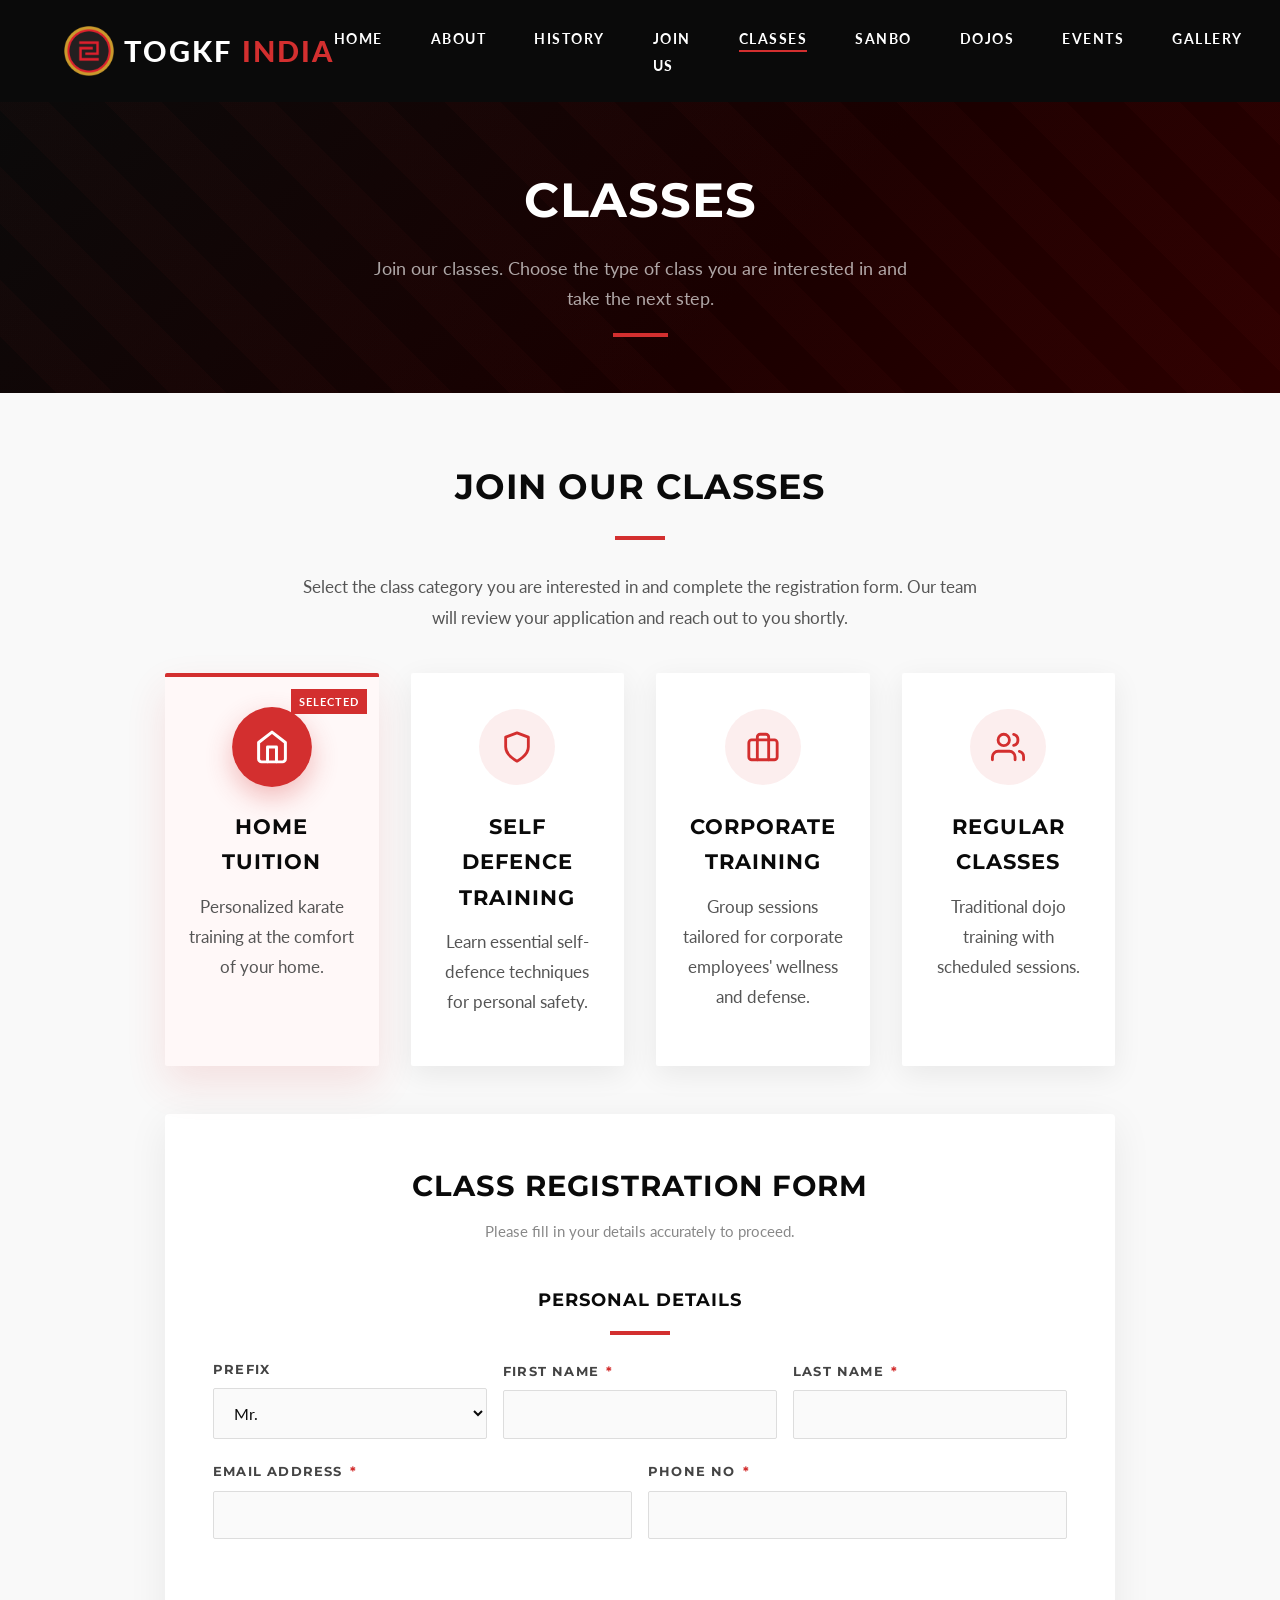
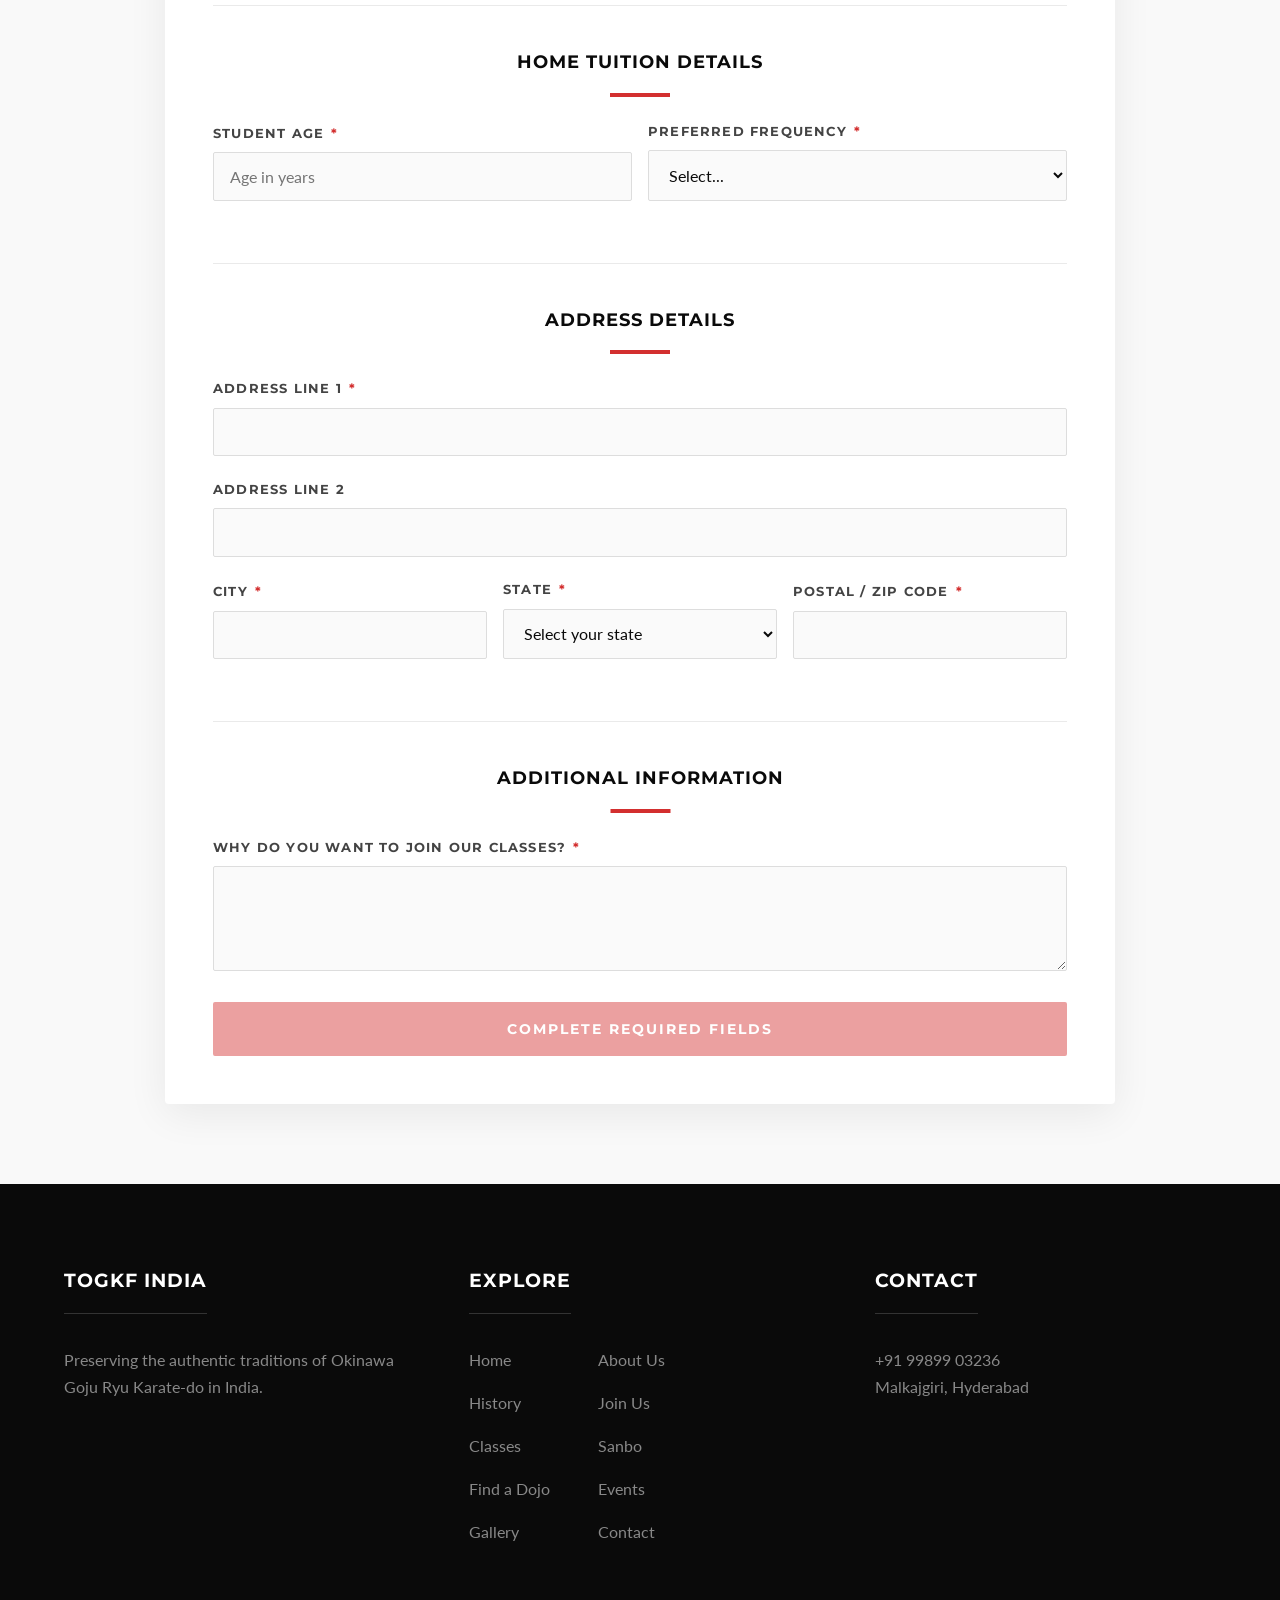
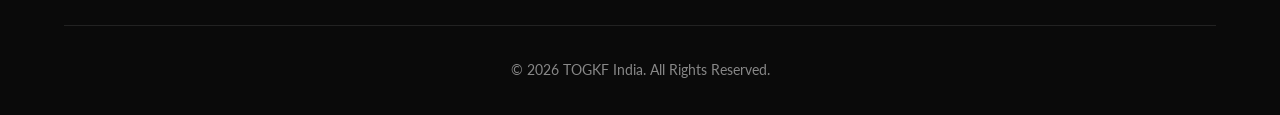
<file: classes.html>
<!DOCTYPE html>
<html lang="en">

<head>
    <meta charset="UTF-8">
    <meta name="viewport" content="width=device-width, initial-scale=1.0">
    <title>Classes - TOGKF India</title>
    <meta name="description"
        content="Affiliate with TOGKF India as a Dojo, District, or State. Join the Traditional Okinawa Goju Ryu Karate Federation.">

    <!-- Canonical URL -->
    <link rel="canonical" href="https://togkf.in/classes">

    <!-- Open Graph Meta Tags -->
    <meta property="og:title" content="Classes - TOGKF India">
    <meta property="og:description" content="Sign up for TOGKF India Karate Classes: Home Tuition, Self Defence, Corporate Training, and Regular Classes.">
    <meta property="og:image" content="https://togkf.in/assets/togkf_logo.png">
    <meta property="og:url" content="https://togkf.in/classes">
    <meta property="og:type" content="website">
    <meta property="og:site_name" content="TOGKF India">

    <!-- Twitter Meta Tags -->
    <meta name="twitter:card" content="summary_large_image">
    <meta name="twitter:title" content="Classes - TOGKF India">
    <meta name="twitter:description" content="Sign up for TOGKF India Karate Classes: Home Tuition, Self Defence, Corporate Training, and Regular Classes.">
    <meta name="twitter:image" content="https://togkf.in/assets/togkf_logo.png">

    <!-- Favicon -->
    <link rel="icon" type="image/png" href="/assets/logos/favicon-96x96.png" sizes="96x96" />
    <link rel="icon" type="image/svg+xml" href="/assets/logos/favicon.svg" />
    <link rel="shortcut icon" href="/assets/logos/favicon.ico" />
    <link rel="apple-touch-icon" sizes="180x180" href="/assets/logos/apple-touch-icon.png" />
    <meta name="apple-mobile-web-app-title" content="TOGKF" />
    <link rel="manifest" href="/assets/logos/site.webmanifest" />
    <link rel="preconnect" href="https://fonts.googleapis.com">
    <link rel="preconnect" href="https://fonts.gstatic.com" crossorigin>
    <link href="https://fonts.googleapis.com/css2?family=Lato:wght@300;400;700&family=Montserrat:wght@400;700;900&display=swap" rel="stylesheet">
    <link rel="stylesheet" href="css/common.css">
    <link rel="stylesheet" href="css/classes.css">
    <!-- Google tag (gtag.js) -->
    <script async src="https://www.googletagmanager.com/gtag/js?id=G-C6S437FDSE"></script>
    <script>
        window.dataLayer = window.dataLayer || [];
        function gtag() { dataLayer.push(arguments); }
        gtag('js', new Date());
        gtag('config', 'G-C6S437FDSE');
    </script>
</head>

<body>
    <header class="dark">
        <nav>
            <a href="/" class="logo">
                <img src="assets/togkf_logo.png" alt="TOGKF Logo">
                TOGKF <span>INDIA</span>
            </a>
            <ul class="nav-links">
                <li><a href="/">Home</a></li>
                <li><a href="/about">About</a></li>
                <li><a href="/history">History</a></li>
                <li><a href="/affiliate">Join Us</a></li>
                <li><a href="/classes" class="active">Classes</a></li>
                <li><a href="/skgk">Sanbo</a></li>
                <li><a href="/dojo">Dojos</a></li>
                <li><a href="/events">Events</a></li>
                <li><a href="/gallery">Gallery</a></li>
                <li><a href="/contact">Contact</a></li>
            </ul>
            <div class="hamburger">
                <span class="bar"></span>
                <span class="bar"></span>
                <span class="bar"></span>
            </div>
        </nav>
    </header>

    <main style="padding-top: 80px;">

        <!-- ── Page Banner ── -->
        <section class="page-header-affiliate fade-in-section">
            <div class="container">
                <h1>Classes</h1>
                <p>Join our classes. Choose the type of class you are interested in and take the next step.</p>
                <div class="accent-line"></div>
            </div>
        </section>

        <!-- ── Join Us Form Section ── -->
        <section class="join-us-section fade-in-section">
            <div class="container">
                <div class="join-us-inner">

                    <div class="join-us-info">
                        <h2>Join Our Classes</h2>
                        <div class="divider"></div>
                        <p>Select the class category you are interested in and complete the registration form. Our team will review your application and reach out to you shortly.</p>

                        <div class="affiliation-types" id="classTypes">
                            <label class="affiliation-card selected" id="card-home-tuition" for="type-home-tuition">
                                <input type="radio" name="class_type" id="type-home-tuition" value="Home Tuition" checked>
                                <span class="selected-badge">Selected</span>
                                <span class="card-icon">
                                    <svg xmlns="http://www.w3.org/2000/svg" width="34" height="34" viewBox="0 0 24 24" fill="none" stroke="currentColor" stroke-width="2" stroke-linecap="round" stroke-linejoin="round">
                                        <path d="M3 9l9-7 9 7v11a2 2 0 0 1-2 2H5a2 2 0 0 1-2-2z"></path>
                                        <polyline points="9 22 9 12 15 12 15 22"></polyline>
                                    </svg>
                                </span>
                                <h3>Home Tuition</h3>
                                <p>Personalized karate training at the comfort of your home.</p>
                            </label>

                            <label class="affiliation-card" id="card-self-defence" for="type-self-defence">
                                <input type="radio" name="class_type" id="type-self-defence" value="Self Defence Training">
                                <span class="selected-badge">Selected</span>
                                <span class="card-icon">
                                    <svg xmlns="http://www.w3.org/2000/svg" width="34" height="34" viewBox="0 0 24 24" fill="none" stroke="currentColor" stroke-width="2" stroke-linecap="round" stroke-linejoin="round">
                                        <path d="M12 22s8-4 8-10V5l-8-3-8 3v7c0 6 8 10 8 10z"></path>
                                    </svg>
                                </span>
                                <h3>Self Defence Training</h3>
                                <p>Learn essential self-defence techniques for personal safety.</p>
                            </label>

                            <label class="affiliation-card" id="card-corporate" for="type-corporate">
                                <input type="radio" name="class_type" id="type-corporate" value="Corporate Training">
                                <span class="selected-badge">Selected</span>
                                <span class="card-icon">
                                    <svg xmlns="http://www.w3.org/2000/svg" width="34" height="34" viewBox="0 0 24 24" fill="none" stroke="currentColor" stroke-width="2" stroke-linecap="round" stroke-linejoin="round">
                                        <rect x="2" y="7" width="20" height="14" rx="2" ry="2"></rect>
                                        <path d="M16 21V5a2 2 0 0 0-2-2h-4a2 2 0 0 0-2 2v16"></path>
                                    </svg>
                                </span>
                                <h3>Corporate Training</h3>
                                <p>Group sessions tailored for corporate employees' wellness and defense.</p>
                            </label>

                            <label class="affiliation-card" id="card-regular" for="type-regular">
                                <input type="radio" name="class_type" id="type-regular" value="Regular Classes">
                                <span class="selected-badge">Selected</span>
                                <span class="card-icon">
                                    <svg xmlns="http://www.w3.org/2000/svg" width="34" height="34" viewBox="0 0 24 24" fill="none" stroke="currentColor" stroke-width="2" stroke-linecap="round" stroke-linejoin="round">
                                        <path d="M17 21v-2a4 4 0 0 0-4-4H5a4 4 0 0 0-4 4v2"></path>
                                        <circle cx="9" cy="7" r="4"></circle>
                                        <path d="M23 21v-2a4 4 0 0 0-3-3.87"></path>
                                        <path d="M16 3.13a4 4 0 0 1 0 7.75"></path>
                                    </svg>
                                </span>
                                <h3>Regular Classes</h3>
                                <p>Traditional dojo training with scheduled sessions.</p>
                            </label>
                        </div>
                    </div>

                    <div class="join-form-wrapper">
                        <h3 class="main-title">Class Registration Form</h3>
                        <p class="form-tagline">Please fill in your details accurately to proceed.</p>

                        <form id="classesForm" novalidate>

                            <div class="form-section">
                                <h3 class="section-title">Personal Details</h3>
                                <div class="form-row form-row-3">
                                    <div class="form-group">
                                        <label>Prefix</label>
                                        <select id="prefix" name="prefix">
                                            <option value="Mr.">Mr.</option>
                                            <option value="Ms.">Ms.</option>
                                            <option value="Mrs.">Mrs.</option>
                                        </select>
                                    </div>
                                    <div class="form-group">
                                        <label>First Name <span class="required-star">*</span></label>
                                        <input type="text" id="firstName" name="firstName" required>
                                    </div>
                                    <div class="form-group">
                                        <label>Last Name <span class="required-star">*</span></label>
                                        <input type="text" id="lastName" name="lastName" required>
                                    </div>
                                </div>
                                <div class="form-row">
                                    <div class="form-group">
                                        <label>Email Address <span class="required-star">*</span></label>
                                        <input type="email" id="email" name="email" required>
                                        <div class="field-hint" id="emailHint"></div>
                                    </div>
                                    <div class="form-group">
                                        <label>Phone No <span class="required-star">*</span></label>
                                        <input type="tel" id="mobile" name="mobile" required>
                                        <div class="field-hint" id="mobileHint"></div>
                                    </div>
                                </div>
                            </div>

                                                        <div id="homeTuitionSection" style="display: block;">
                                <hr class="section-divider">
                                <div class="form-section">
                                    <h3 class="section-title">Home Tuition Details</h3>
                                    <div class="form-row">
                                        <div class="form-group">
                                            <label>Student Age <span class="required-star">*</span></label>
                                            <input type="number" id="homeTuitionAge" name="homeTuitionAge" min="4" placeholder="Age in years" required>
                                        </div>
                                        <div class="form-group">
                                            <label>Preferred Frequency <span class="required-star">*</span></label>
                                            <select id="homeTuitionFreq" name="homeTuitionFreq" required>
                                                <option value="">Select...</option>
                                                <option value="2 days/week">2 days/week</option>
                                                <option value="3 days/week">3 days/week</option>
                                                <option value="5 days/week">5 days/week</option>
                                            </select>
                                        </div>
                                    </div>
                                </div>
                            </div>

                            <div id="corporateTrainingSection" style="display: none;">
                                <hr class="section-divider">
                                <div class="form-section">
                                    <h3 class="section-title">Corporate Training Details</h3>
                                    <div class="form-row form-row-3">
                                        <div class="form-group">
                                            <label>Company Name <span class="required-star">*</span></label>
                                            <input type="text" id="companyName" name="companyName">
                                        </div>
                                        <div class="form-group">
                                            <label>Your Designation <span class="required-star">*</span></label>
                                            <input type="text" id="designation" name="designation">
                                        </div>
                                        <div class="form-group">
                                            <label>Number of Participants <span class="required-star">*</span></label>
                                            <input type="number" id="numParticipants" name="numParticipants" min="5">
                                        </div>
                                    </div>
                                </div>
                            </div>

                            <div id="selfDefenceSection" style="display: none;">
                                <hr class="section-divider">
                                <div class="form-section">
                                    <h3 class="section-title">Self Defence Training Details</h3>
                                    <div class="form-row">
                                        <div class="form-group">
                                            <label>Training Format <span class="required-star">*</span></label>
                                            <select id="selfDefenceFormat" name="selfDefenceFormat">
                                                <option value="">Select...</option>
                                                <option value="Individual">Individual</option>
                                                <option value="Group / Women's Group">Group / Women's Group</option>
                                                <option value="School / College">School / College</option>
                                            </select>
                                        </div>
                                        <div class="form-group">
                                            <label>Expected Group Size</label>
                                            <input type="number" id="selfDefenceSize" name="selfDefenceSize" min="1" placeholder="Leave blank if unknown">
                                        </div>
                                    </div>
                                </div>
                            </div>

                            <div id="regularClassSection" style="display: none;">
                                <hr class="section-divider">
                                <div class="form-section">
                                    <h3 class="section-title">Dojo & Timings Selection</h3>
                                    <div class="form-row">
                                        <div class="form-group">
                                            <label>Select Dojo <span class="required-star">*</span></label>
                                            <select id="dojoLocation" name="dojoLocation">
                                                <option value="">Select Dojo...</option>
                                                <option value="Malkajgiri">Malkajgiri (Honbu Dojo)</option>
                                                <option value="Bhavani Nagar">Bhavani Nagar Dojo</option>
                                                <option value="East Ananbagh">East Ananbagh Dojo</option>
                                            </select>
                                        </div>
                                        <div class="form-group">
                                            <label>Select Timing <span class="required-star">*</span></label>
                                            <select id="classTiming" name="classTiming">
                                                <option value="">Select Timing...</option>
                                                <option value="Morning">Tue, Thu, Sat 5:30 - 7:00 AM</option>
                                                <option value="Evening">Tue, Thu, Sat 6:00 - 7:30 PM</option>
                                            </select>
                                        </div>
                                    </div>
                                </div>
                            </div>

                            <hr class="section-divider">

                            <div class="form-section">
                                <h3 class="section-title">Address Details</h3>
                                <div class="form-group">
                                    <label>Address Line 1 <span class="required-star">*</span></label>
                                    <input type="text" id="address1" name="address1" required>
                                </div>
                                <div class="form-group">
                                    <label>Address Line 2</label>
                                    <input type="text" id="address2" name="address2">
                                </div>
                                <div class="form-row form-row-3">
                                    <div class="form-group">
                                        <label>City <span class="required-star">*</span></label>
                                        <input type="text" id="city" name="city" required>
                                    </div>
                                    <div class="form-group">
                                        <label>State <span class="required-star">*</span></label>
                                        <select id="state" name="state" required>
                                            <option value="" disabled selected>Select your state</option>
                                            <option>Andhra Pradesh</option>
                                            <option>Arunachal Pradesh</option>
                                            <option>Assam</option>
                                            <option>Bihar</option>
                                            <option>Chhattisgarh</option>
                                            <option>Goa</option>
                                            <option>Gujarat</option>
                                            <option>Haryana</option>
                                            <option>Himachal Pradesh</option>
                                            <option>Jharkhand</option>
                                            <option>Karnataka</option>
                                            <option>Kerala</option>
                                            <option>Madhya Pradesh</option>
                                            <option>Maharashtra</option>
                                            <option>Manipur</option>
                                            <option>Meghalaya</option>
                                            <option>Mizoram</option>
                                            <option>Nagaland</option>
                                            <option>Odisha</option>
                                            <option>Punjab</option>
                                            <option>Rajasthan</option>
                                            <option>Sikkim</option>
                                            <option>Tamil Nadu</option>
                                            <option>Telangana</option>
                                            <option>Tripura</option>
                                            <option>Uttar Pradesh</option>
                                            <option>Uttarakhand</option>
                                            <option>West Bengal</option>
                                        </select>
                                    </div>
                                    <div class="form-group">
                                        <label>Postal / Zip Code <span class="required-star">*</span></label>
                                        <input type="text" id="pincode" name="pincode" required>
                                    </div>
                                </div>
                            </div>



                            <hr class="section-divider">

                            <div class="form-section">
                                <h3 class="section-title">Additional Information</h3>
                                <div class="form-group">
                                    <label>Why do you want to join our classes? <span class="required-star">*</span></label>
                                    <textarea id="whyJoin" name="whyJoin" rows="4" required></textarea>
                                </div>
                            </div>

                            <button type="button" class="btn-submit btn-not-ready" id="submitBtn">
                                Submit Application
                            </button>
                        </form>
                    </div>

                </div>
            </div>
        </section>

    </main>

    <footer>
        <div class="container">
            <div class="footer-content">
                <div class="footer-section">
                    <h3>TOGKF India</h3>
                    <p>Preserving the authentic traditions of Okinawa Goju Ryu Karate-do in India.</p>
                </div>
                <div class="footer-section">
                    <h3>Explore</h3>
                    <ul class="footer-explore-grid">
                        <li><a href="/">Home</a></li>
                        <li><a href="/about">About Us</a></li>
                        <li><a href="/history">History</a></li>
                        <li><a href="/affiliate">Join Us</a></li>
                        <li><a href="/classes">Classes</a></li>
                        <li><a href="/skgk">Sanbo</a></li>
                        <li><a href="/dojo">Find a Dojo</a></li>
                        <li><a href="/events">Events</a></li>
                        <li><a href="/gallery">Gallery</a></li>
                        <li><a href="/contact">Contact</a></li>
                    </ul>
                </div>
                <div class="footer-section">
                    <h3>Contact</h3>
                    <p><a href="tel:+919989903236">+91 99899 03236</a></p>
                    <p>Malkajgiri, Hyderabad</p>
                </div>
            </div>
            <div class="footer-bottom">
                <p>&copy; 2026 TOGKF India. All Rights Reserved.</p>
            </div>
        </div>
    </footer>


    <script defer src="js/classes.js"></script>
    <script defer src="js/main.js"></script>
</body>

</html>
</file>
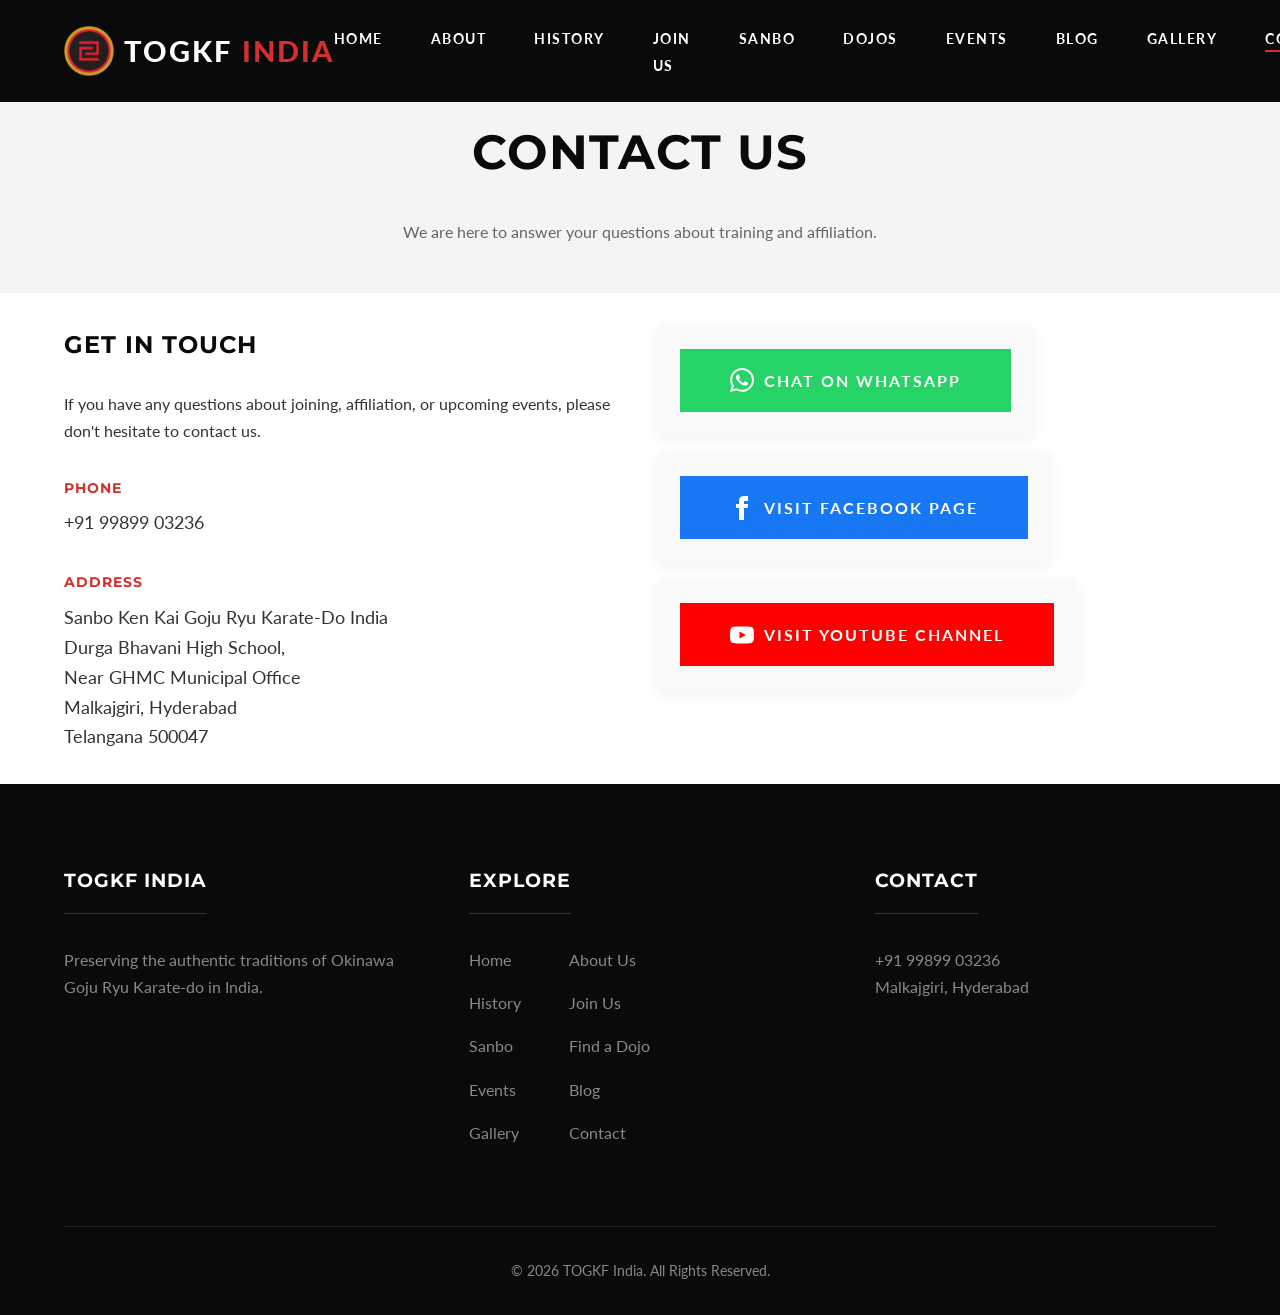
<file: contact.html>
<!DOCTYPE html>
<html lang="en">

<head>
    <meta charset="UTF-8">
    <meta name="viewport" content="width=device-width, initial-scale=1.0">
    <title>Contact - TOGKF India</title>
    <meta name="description" content="Contact TOGKF India for inquiries about training, affiliation, and events.">
    
    <!-- Canonical URL -->
    <link rel="canonical" href="https://togkf.in/contact">
    
    <!-- Open Graph Meta Tags -->
    <meta property="og:title" content="Contact - TOGKF India">
    <meta property="og:description" content="Contact TOGKF India for inquiries about training, affiliation, and events.">
    <meta property="og:image" content="https://togkf.in/assets/togkf_logo.png">
    <meta property="og:url" content="https://togkf.in/contact">
    <meta property="og:type" content="website">
    <meta property="og:site_name" content="TOGKF India">

    <!-- Twitter Meta Tags -->
    <meta name="twitter:card" content="summary_large_image">
    <meta name="twitter:title" content="Contact - TOGKF India">
    <meta name="twitter:description" content="Contact TOGKF India for inquiries about training, affiliation, and events.">
    <meta name="twitter:image" content="https://togkf.in/assets/togkf_logo.png">

    <!-- Favicon -->
    <link rel="icon" type="image/png" href="/assets/logos/favicon-96x96.png" sizes="96x96" />
    <link rel="icon" type="image/svg+xml" href="/assets/logos/favicon.svg" />
    <link rel="shortcut icon" href="/assets/logos/favicon.ico" />
    <link rel="apple-touch-icon" sizes="180x180" href="/assets/logos/apple-touch-icon.png" />
    <meta name="apple-mobile-web-app-title" content="TOGKF" />
    <link rel="manifest" href="/assets/logos/site.webmanifest" />
    <link rel="preconnect" href="https://fonts.googleapis.com">
    <link rel="preconnect" href="https://fonts.gstatic.com" crossorigin>
    <link href="https://fonts.googleapis.com/css2?family=Lato:wght@300;400;700&family=Montserrat:wght@400;700;900&display=swap" rel="stylesheet">
    <link rel="stylesheet" href="css/common.css">
    <link rel="stylesheet" href="css/contact.css">
    <!-- Google tag (gtag.js) -->
    <script async src="https://www.googletagmanager.com/gtag/js?id=G-C6S437FDSE"></script>
    <script>
        window.dataLayer = window.dataLayer || [];
        function gtag() { dataLayer.push(arguments); }
        gtag('js', new Date());

        gtag('config', 'G-C6S437FDSE');
    </script>
</head>

<body>
    <header class="dark">
        <nav>
            <a href="/" class="logo">
                <img src="assets/togkf_logo.png" alt="TOGKF Logo">
                TOGKF <span>INDIA</span>
            </a>
            <ul class="nav-links">
                <li><a href="/">Home</a></li>
                <li><a href="/about">About</a></li>
                <li><a href="/history">History</a></li>
                <li><a href="/affiliate">Join Us</a></li>
                <li><a href="/skgk">Sanbo</a></li>
                <li><a href="/dojo">Dojos</a></li>
                <li><a href="/events">Events</a></li>
                <li><a href="/blogs">Blog</a></li>
                <li><a href="/gallery">Gallery</a></li>
                <li><a href="/contact" class="active">Contact</a></li>
            </ul>
            <div class="hamburger">
                <span class="bar"></span>
                <span class="bar"></span>
                <span class="bar"></span>
            </div>
        </nav>
    </header>

    <main style="padding-top: 80px;">
        <section class="page-header fade-in-section"
            style="background-color: #f4f4f4; padding: 2rem 0; text-align: center;">
            <div class="container">
                <h1 style="color: #0a0a0a; font-size: 3rem;">Contact Us</h1>
                <p style="max-width: 600px; margin: 1rem auto; color: #666;">We are here to answer your questions about
                    training and affiliation.</p>
            </div>
        </section>

        <section class="content-section fade-in-section" style="padding: 2rem 0;">
            <div class="container">
                <div class="about-grid" style="gap: 2rem; align-items: flex-start;">

                    <div class="contact-info">
                        <h2>Get in Touch</h2>
                        <p>If you have any questions about joining, affiliation, or upcoming events, please don't
                            hesitate to contact us.</p>


                        <div style="margin-top: 2rem;">
                            <h4 style="color: var(--accent-color); font-size: 0.9rem; margin-bottom: 0.5rem;">Phone</h4>
                            <p style="font-size: 1.1rem; color: #333;"><a href="tel:+919989903236">+91 99899 03236</a>
                            </p>
                        </div>

                        <div style="margin-top: 2rem;">
                            <h4 style="color: var(--accent-color); font-size: 0.9rem; margin-bottom: 0.5rem;">Address
                            </h4>
                            <p style="font-size: 1.1rem; color: #333;">
                                Sanbo Ken Kai Goju Ryu Karate-Do India<br>
                                Durga Bhavani High School,<br>
                                Near GHMC Municipal Office<br>
                                Malkajgiri, Hyderabad<br>
                                Telangana 500047<br>
                            </p>
                        </div>
                    </div>

                    <div class="contact-links-wrapper"
                        style="display: flex; flex-direction: column; gap: 1rem; align-items: flex-start;">
                        <div
                            style="background: #f9f9f9; padding: 1.5rem; border-radius: 8px; text-align: center; box-shadow: 0 4px 15px rgba(0,0,0,0.05);">
                            <a href="https://wa.me/919989903236" target="_blank" class="btn"
                                style="background-color: #25D366; border-color: #25D366; color: white; width: 100%; display: flex; align-items: center; justify-content: center; gap: 10px; transition: transform 0.3s ease;">
                                <svg xmlns="http://www.w3.org/2000/svg" width="24" height="24" viewBox="0 0 24 24"
                                    fill="currentColor">
                                    <path
                                        d="M.057 24l1.687-6.163c-1.041-1.804-1.588-3.849-1.587-5.946.003-6.556 5.338-11.891 11.893-11.891 3.181.001 6.167 1.24 8.413 3.488 2.245 2.248 3.481 5.236 3.48 8.414-.003 6.557-5.338 11.892-11.893 11.892-1.99-.001-3.951-.5-5.688-1.448l-6.305 1.654zm6.597-3.807c1.676.995 3.276 1.591 5.392 1.592 5.448 0 9.886-4.434 9.889-9.885.002-5.462-4.415-9.89-9.881-9.892-5.452 0-9.887 4.434-9.889 9.884-.001 2.225.651 3.891 1.746 5.634l-.999 3.648 3.742-.981zm11.387-5.464c-.074-.124-.272-.198-.57-.347-.297-.149-1.758-.868-2.031-.967-.272-.099-.47-.149-.669.149-.198.297-.768.967-.941 1.165-.173.198-.347.223-.644.074-.297-.149-1.255-.462-2.39-1.475-.883-.788-1.48-1.761-1.653-2.059-.173-.297-.018-.458.13-.606.134-.133.297-.347.446-.521.151-.172.2-.296.3-.495.099-.198.05-.372-.025-.521-.075-.148-.669-1.611-.916-2.206-.242-.579-.487-.501-.669-.51l-.57-.01c-.198 0-.52.074-.792.372s-1.04 1.016-1.04 2.479 1.065 2.876 1.213 3.074c.149.198 2.095 3.2 5.076 4.487.709.306 1.263.489 1.694.626.712.226 1.36.194 1.872.118.571-.085 1.758-.719 2.006-1.413.248-.695.248-1.29.173-1.414z" />
                                </svg>
                                Chat on WhatsApp
                            </a>
                        </div>

                        <div
                            style="background: #f9f9f9; padding: 1.5rem; border-radius: 8px; text-align: center; box-shadow: 0 4px 15px rgba(0,0,0,0.05);">
                            <a href="https://www.facebook.com/mvijaykr" target="_blank" class="btn"
                                style="background-color: #1877F2; border-color: #1877F2; color: white; width: 100%; display: flex; align-items: center; justify-content: center; gap: 10px; transition: transform 0.3s ease;">
                                <svg xmlns="http://www.w3.org/2000/svg" width="24" height="24" viewBox="0 0 24 24"
                                    fill="currentColor">
                                    <path
                                        d="M9 8h-3v4h3v12h5v-12h3.642l.358-4h-4v-1.667c0-.955.192-1.333 1.115-1.333h2.885v-5h-3.808c-3.596 0-5.192 1.583-5.192 4.615v3.385z" />
                                </svg>
                                Visit Facebook Page
                            </a>
                        </div>

                        <div
                            style="background: #f9f9f9; padding: 1.5rem; border-radius: 8px; text-align: center; box-shadow: 0 4px 15px rgba(0,0,0,0.05);">
                            <a href="https://www.youtube.com/@sanbogojuryu" target="_blank" class="btn"
                                style="background-color: #FF0000; border-color: #FF0000; color: white; width: 100%; display: flex; align-items: center; justify-content: center; gap: 10px; transition: transform 0.3s ease;">
                                <svg xmlns="http://www.w3.org/2000/svg" width="24" height="24" viewBox="0 0 24 24"
                                    fill="currentColor">
                                    <path
                                        d="M23.498 6.186a3.016 3.016 0 0 0-2.122-2.136C19.505 3.545 12 3.545 12 3.545s-7.505 0-9.377.505A3.017 3.017 0 0 0 .502 6.186C0 8.07 0 12 0 12s0 3.93.502 5.814a3.016 3.016 0 0 0 2.122 2.136c1.871.505 9.376.505 9.376.505s7.505 0 9.377-.505a3.015 3.015 0 0 0 2.122-2.136C24 15.93 24 12 24 12s0-3.93-.502-5.814zM9.545 15.568V8.432L15.818 12l-6.273 3.568z" />
                                </svg>
                                Visit YouTube Channel
                            </a>
                        </div>
                    </div>

                </div>
            </div>
        </section>
    </main>

    <footer>
        <div class="container">
            <div class="footer-content">
                <div class="footer-section">
                    <h3>TOGKF India</h3>
                    <p>Preserving the authentic traditions of Okinawa Goju Ryu Karate-do in India.</p>
                </div>
                <div class="footer-section">
                    <h3>Explore</h3>
                    <ul class="footer-explore-grid">
                        <li><a href="/">Home</a></li>
                        <li><a href="/about">About Us</a></li>
                        <li><a href="/history">History</a></li>
                        <li><a href="/affiliate">Join Us</a></li>
                        <li><a href="/skgk">Sanbo</a></li>
                        <li><a href="/dojo">Find a Dojo</a></li>
                        <li><a href="/events">Events</a></li>
                        <li><a href="/blogs">Blog</a></li>
                        <li><a href="/gallery">Gallery</a></li>
                        <li><a href="/contact">Contact</a></li>
                    </ul>
                </div>
                <div class="footer-section">
                    <h3>Contact</h3>
                    <p><a href="tel:+919989903236">+91 99899 03236</a></p>
                    <p>Malkajgiri, Hyderabad</p>
                </div>
            </div>
            <div class="footer-bottom">
                <p>&copy; 2026 TOGKF India. All Rights Reserved.</p>
            </div>
        </div>
    </footer>

    <script defer src="js/main.js"></script>
</body>

</html>
</file>
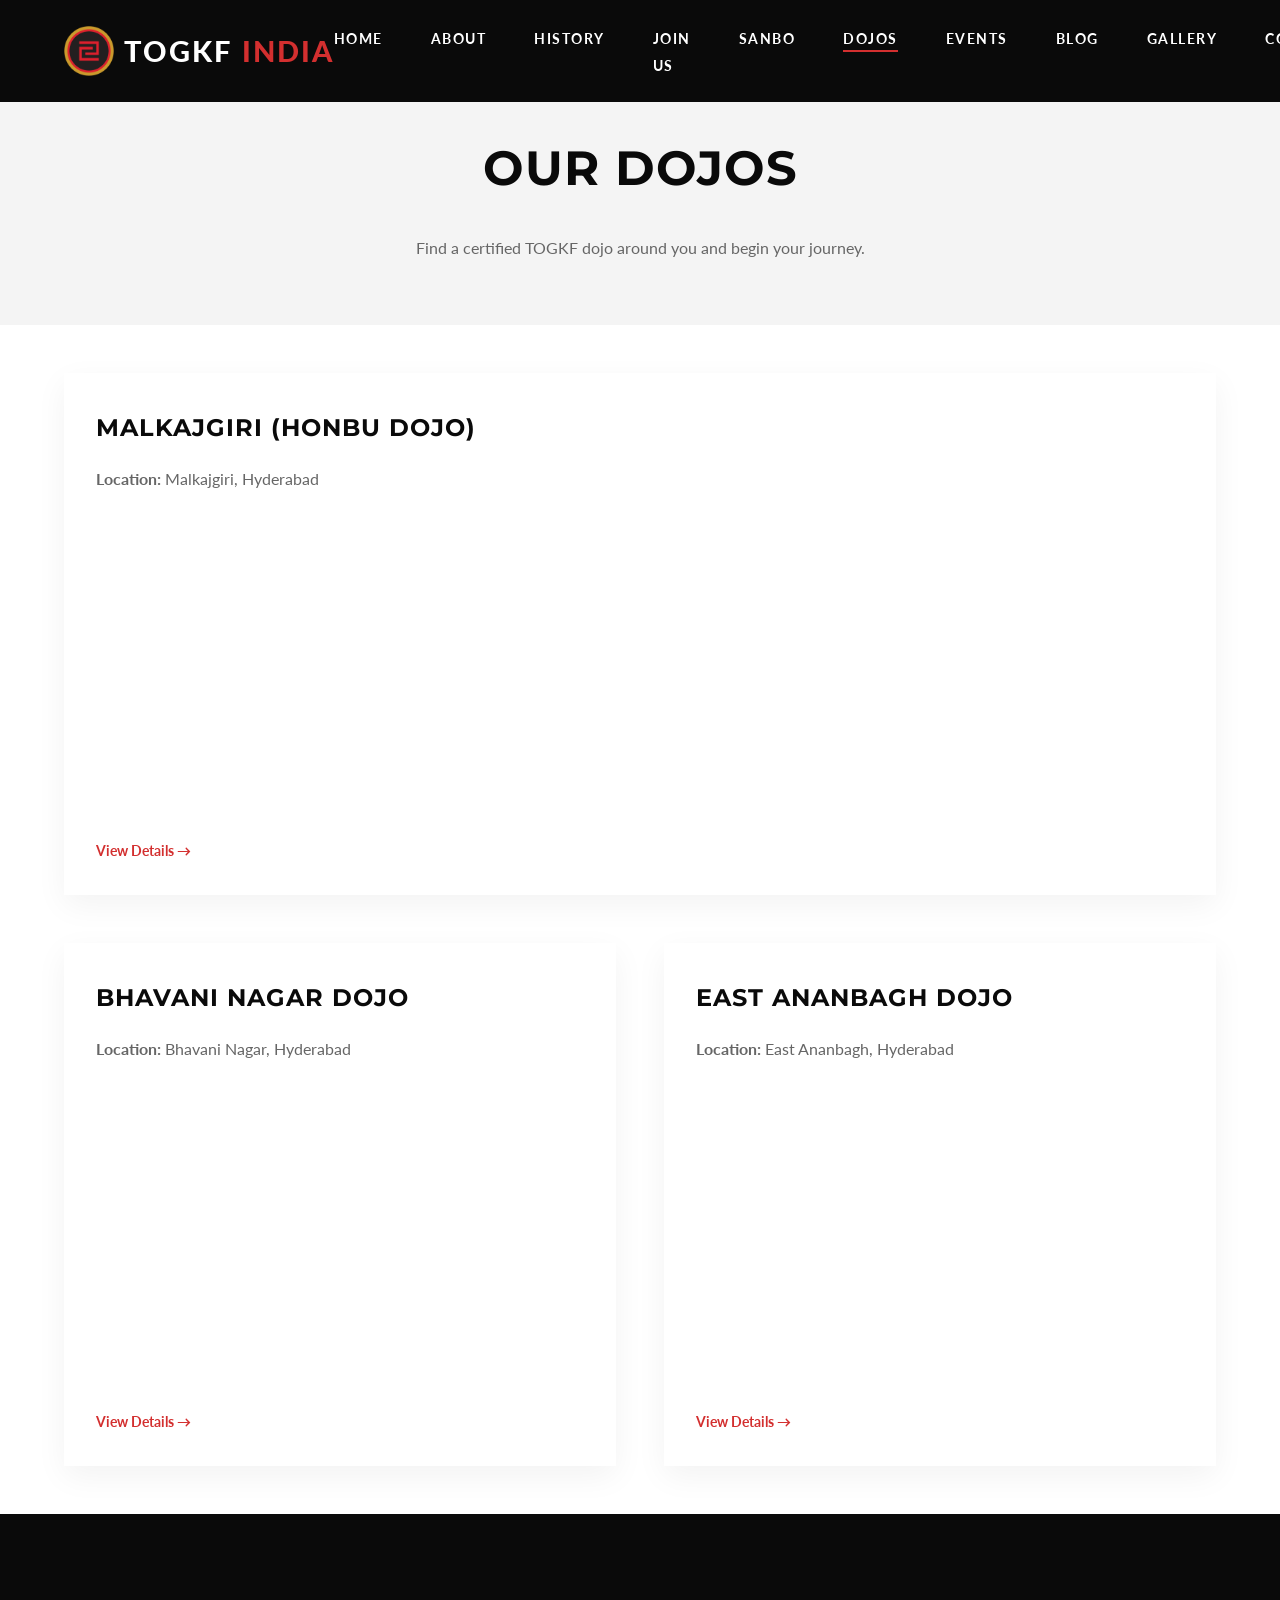
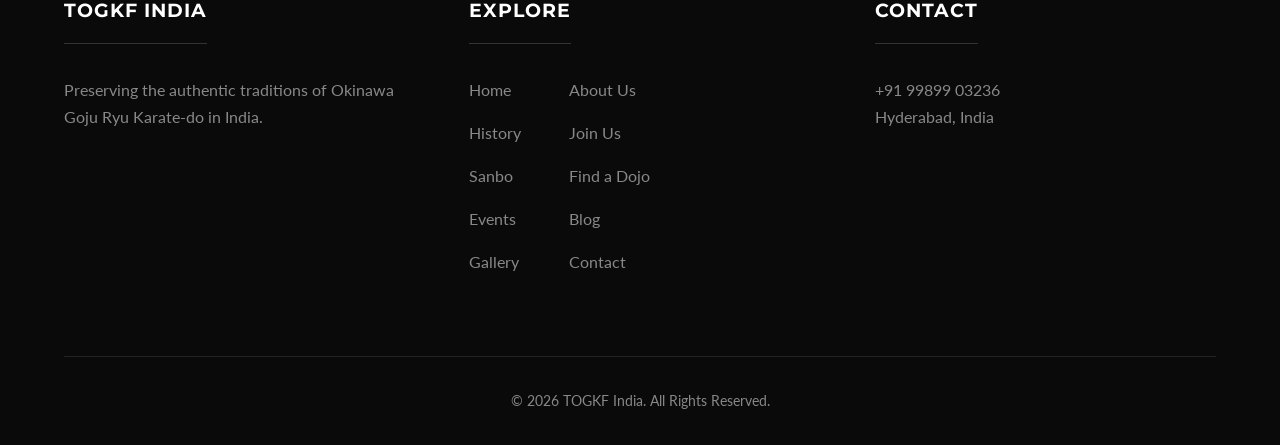
<file: dojo.html>
<!DOCTYPE html>
<html lang="en">

<head>
    <meta charset="UTF-8">
    <meta name="viewport" content="width=device-width, initial-scale=1.0">
    <title>Dojos - TOGKF India</title>
    <meta name="description" content="Find a TOGKF India dojo near you.">
    
    <!-- Canonical URL -->
    <link rel="canonical" href="https://togkf.in/dojo">
    
    <!-- Open Graph Meta Tags -->
    <meta property="og:title" content="Dojos - TOGKF India">
    <meta property="og:description" content="Find a TOGKF India dojo near you.">
    <meta property="og:image" content="https://togkf.in/assets/togkf_logo.png">
    <meta property="og:url" content="https://togkf.in/dojo">
    <meta property="og:type" content="website">
    <meta property="og:site_name" content="TOGKF India">

    <!-- Twitter Meta Tags -->
    <meta name="twitter:card" content="summary_large_image">
    <meta name="twitter:title" content="Dojos - TOGKF India">
    <meta name="twitter:description" content="Find a TOGKF India dojo near you.">
    <meta name="twitter:image" content="https://togkf.in/assets/togkf_logo.png">

    <!-- Favicon -->
    <link rel="icon" type="image/png" href="/assets/logos/favicon-96x96.png" sizes="96x96" />
    <link rel="icon" type="image/svg+xml" href="/assets/logos/favicon.svg" />
    <link rel="shortcut icon" href="/assets/logos/favicon.ico" />
    <link rel="apple-touch-icon" sizes="180x180" href="/assets/logos/apple-touch-icon.png" />
    <meta name="apple-mobile-web-app-title" content="TOGKF" />
    <link rel="manifest" href="/assets/logos/site.webmanifest" />
    <link rel="preconnect" href="https://fonts.googleapis.com">
    <link rel="preconnect" href="https://fonts.gstatic.com" crossorigin>
    <link href="https://fonts.googleapis.com/css2?family=Lato:wght@300;400;700&family=Montserrat:wght@400;700;900&display=swap" rel="stylesheet">
    <link rel="stylesheet" href="css/common.css">
    <link rel="stylesheet" href="css/dojo.css">
    <!-- Google tag (gtag.js) -->
    <script async src="https://www.googletagmanager.com/gtag/js?id=G-C6S437FDSE"></script>
    <script>
        window.dataLayer = window.dataLayer || [];
        function gtag() { dataLayer.push(arguments); }
        gtag('js', new Date());

        gtag('config', 'G-C6S437FDSE');
    </script>
</head>

<body>
    <header class="dark">
        <nav>
            <a href="/" class="logo">
                <img src="assets/togkf_logo.png" alt="TOGKF Logo">
                TOGKF <span>INDIA</span>
            </a>
            <ul class="nav-links">
                <li><a href="/">Home</a></li>
                <li><a href="/about">About</a></li>
                <li><a href="/history">History</a></li>
                <li><a href="/affiliate">Join Us</a></li>
                <li><a href="/skgk">Sanbo</a></li>
                <li><a href="/dojo" class="active">Dojos</a></li>
                <li><a href="/events">Events</a></li>
                <li><a href="/blogs">Blog</a></li>
                <li><a href="/gallery">Gallery</a></li>
                <li><a href="/contact">Contact</a></li>
            </ul>
            <div class="hamburger">
                <span class="bar"></span>
                <span class="bar"></span>
                <span class="bar"></span>
            </div>
        </nav>
    </header>

    <main style="padding-top: 80px;">
        <section class="page-header fade-in-section"
            style="background-color: #f4f4f4; padding: 3rem 0; text-align: center;">
            <div class="container">
                <h1 style="color: #0a0a0a; font-size: 3rem;">Our Dojos</h1>
                <p style="max-width: 600px; margin: 1rem auto; color: #666;">Find a certified TOGKF dojo around you and
                    begin your journey.</p>
            </div>
        </section>

        <section class="content-section fade-in-section">
            <div class="container">
                <div class="dojo-layout">
                    <!-- Dojo Item 1 -->
                    <div class="card">
                        <h3>Malkajgiri (Honbu Dojo)</h3>
                        <p><strong>Location:</strong> Malkajgiri, Hyderabad</p>
                        <iframe
                            src="https://www.google.com/maps/embed?pb=!1m18!1m12!1m3!1d3806.162262946388!2d78.53154357573223!3d17.451946083446263!2m3!1f0!2f0!3f0!3m2!1i1024!2i768!4f13.1!3m3!1m2!1s0x3bcb9bc7a55365cd%3A0x4bdf2e2f4bd7f8a8!2sSanbo%20Ken%20Goju%20Ryu%20Karate%20Do!5e0!3m2!1sen!2sin!4v1765694243470!5m2!1sen!2sin"
                            width="100%" height="300" style="border:0; margin-top: 1rem;" allowfullscreen=""
                            loading="lazy" referrerpolicy="no-referrer-when-downgrade"></iframe>
                        <a href="#"
                            style="display: inline-block; margin-top: 1rem; color: var(--accent-color); font-weight: 700; font-size: 0.9rem;">View
                            Details &rarr;</a>
                    </div>

                    <!-- Dojo Item 2 -->
                    <div class="card">
                        <h3>Bhavani Nagar Dojo</h3>
                        <p><strong>Location:</strong> Bhavani Nagar, Hyderabad</p>
                        <iframe
                            src="https://www.google.com/maps/embed?pb=!1m18!1m12!1m3!1d3805.5870479978585!2d78.56160187607458!3d17.47946828342347!2m3!1f0!2f0!3f0!3m2!1i1024!2i768!4f13.1!3m3!1m2!1s0x3bcb9bb0b943cac7%3A0x9c0ca7df2d0abe99!2sSanbo%20Ken%20Kai%20Goju%20Ryu%20Karate!5e0!3m2!1sen!2sin!4v1772342189007!5m2!1sen!2sin"
                            width="100%" height="300" style="border:0; margin-top: 1rem;" allowfullscreen=""
                            loading="lazy" referrerpolicy="no-referrer-when-downgrade"></iframe>
                        <a href="#"
                            style="display: inline-block; margin-top: 1rem; color: var(--accent-color); font-weight: 700; font-size: 0.9rem;">View
                            Details &rarr;</a>
                    </div>

                    <!-- Dojo Item 3 -->
                    <div class="card">
                        <h3>East Ananbagh Dojo</h3>
                        <p><strong>Location:</strong> East Ananbagh, Hyderabad</p>
                        <iframe
                            src="https://www.google.com/maps/embed?pb=!1m18!1m12!1m3!1d3806.072283293795!2d78.54361333358122!3d17.45625409649773!2m3!1f0!2f0!3f0!3m2!1i1024!2i768!4f13.1!3m3!1m2!1s0x3bcb9b002b88d793%3A0xa9d6f14c10f8dea7!2sSKGK%20East%20anandbagh!5e0!3m2!1sen!2sin!4v1772342324810!5m2!1sen!2sin"
                            width="100%" height="300" style="border:0; margin-top: 1rem;" allowfullscreen=""
                            loading="lazy" referrerpolicy="no-referrer-when-downgrade"></iframe>
                        <a href="#"
                            style="display: inline-block; margin-top: 1rem; color: var(--accent-color); font-weight: 700; font-size: 0.9rem;">View
                            Details &rarr;</a>
                    </div>
                </div>
            </div>
        </section>
    </main>

    <footer>
        <div class="container">
            <div class="footer-content">
                <div class="footer-section">
                    <h3>TOGKF India</h3>
                    <p>Preserving the authentic traditions of Okinawa Goju Ryu Karate-do in India.</p>
                </div>
                <div class="footer-section">
                    <h3>Explore</h3>
                    <ul class="footer-explore-grid">
                        <li><a href="/">Home</a></li>
                        <li><a href="/about">About Us</a></li>
                        <li><a href="/history">History</a></li>
                        <li><a href="/affiliate">Join Us</a></li>
                        <li><a href="/skgk">Sanbo</a></li>
                        <li><a href="/dojo">Find a Dojo</a></li>
                        <li><a href="/events">Events</a></li>
                        <li><a href="/blogs">Blog</a></li>
                        <li><a href="/gallery">Gallery</a></li>
                        <li><a href="/contact">Contact</a></li>
                    </ul>
                </div>
                <div class="footer-section">
                    <h3>Contact</h3>

                    <p><a href="tel:+919989903236">+91 99899 03236</a></p>
                    <p>Hyderabad, India</p>
                </div>
            </div>
            <div class="footer-bottom">
                <p>&copy; 2026 TOGKF India. All Rights Reserved.</p>
            </div>
        </div>
    </footer>

    <script defer src="js/main.js"></script>
</body>

</html>
</file>
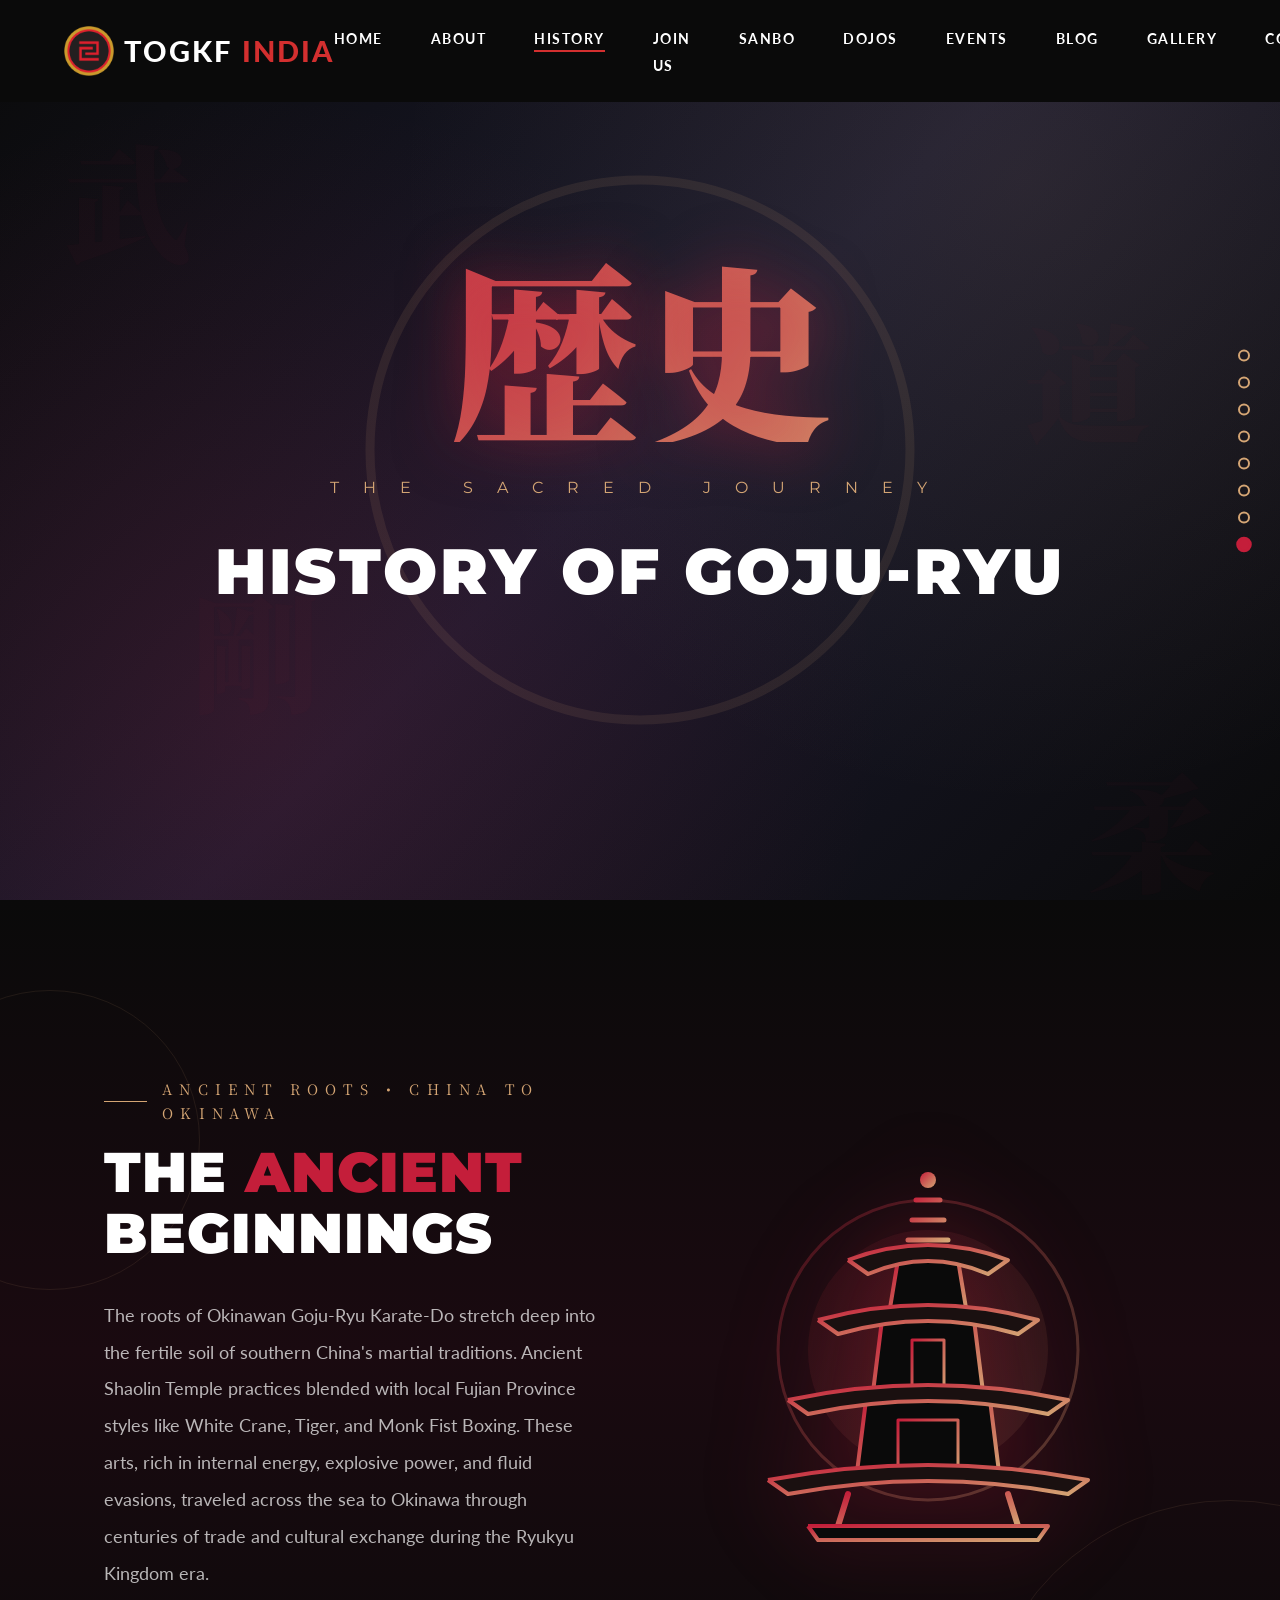
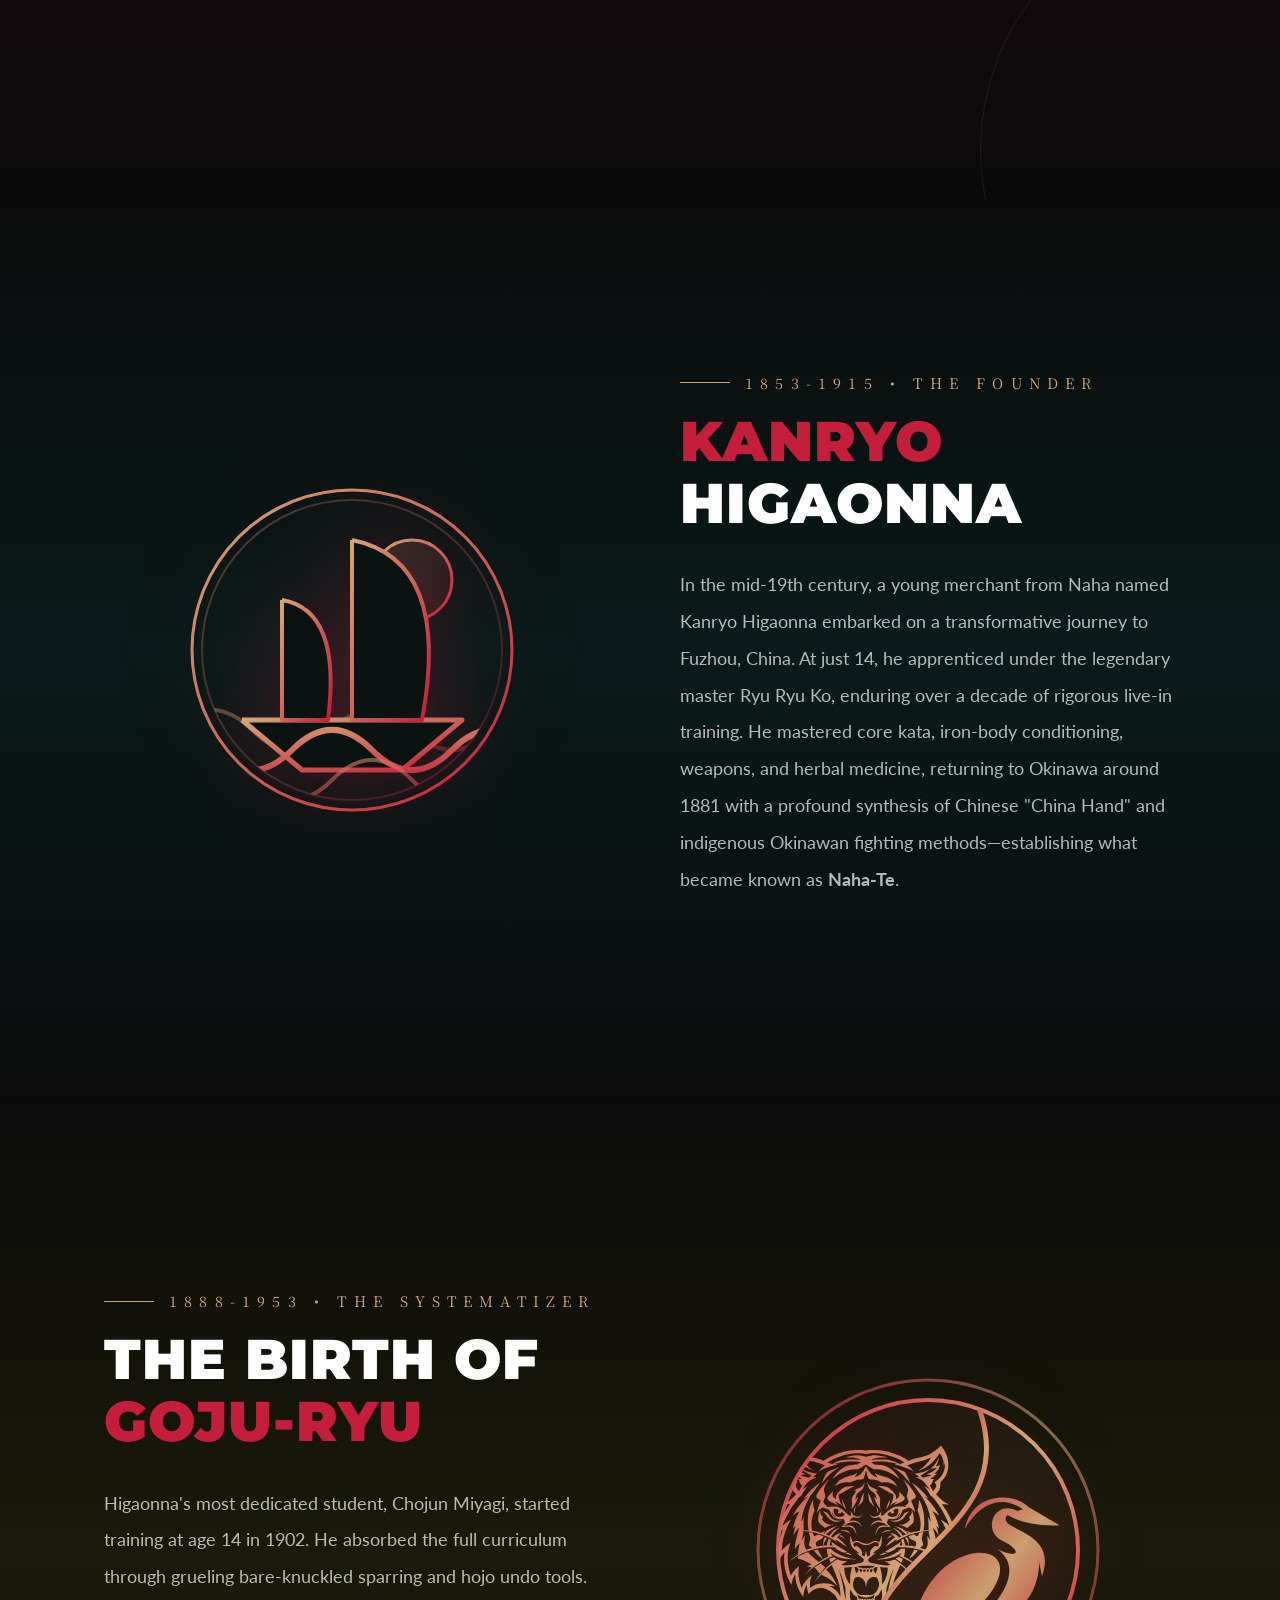
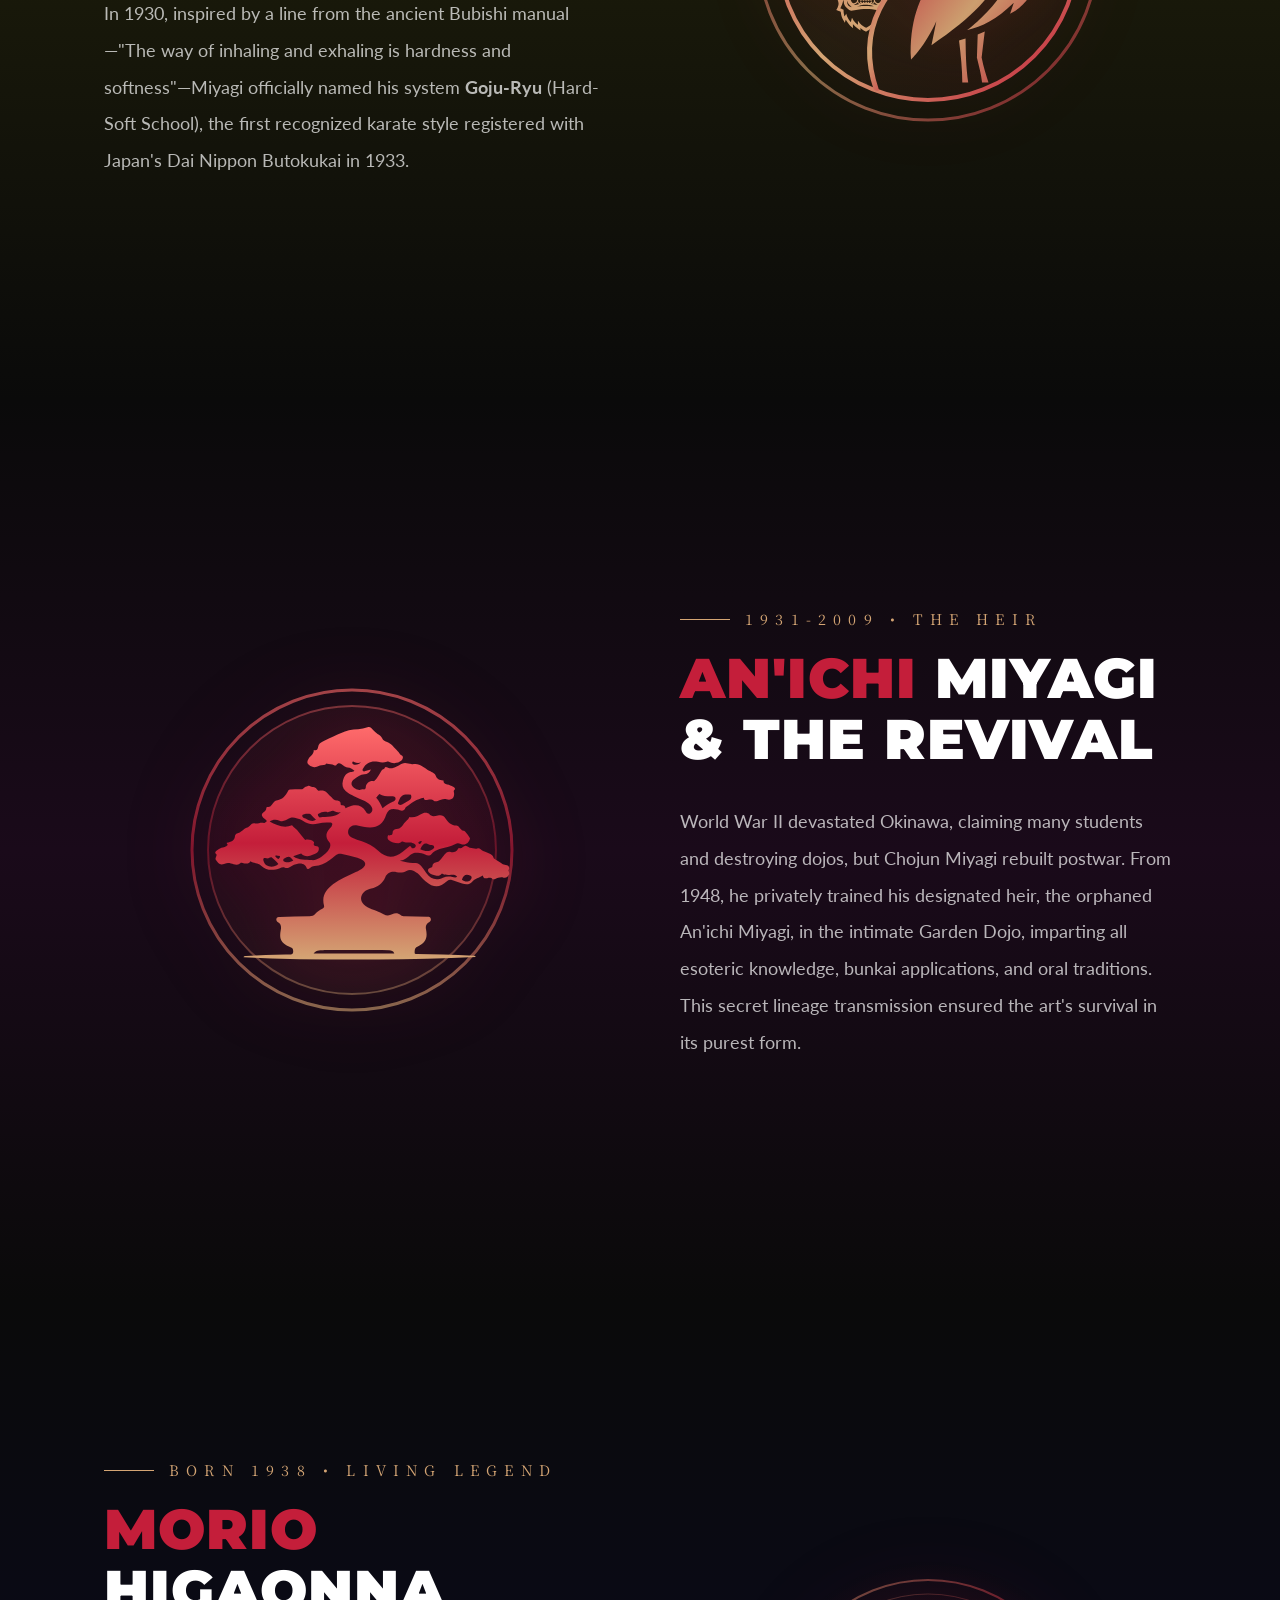
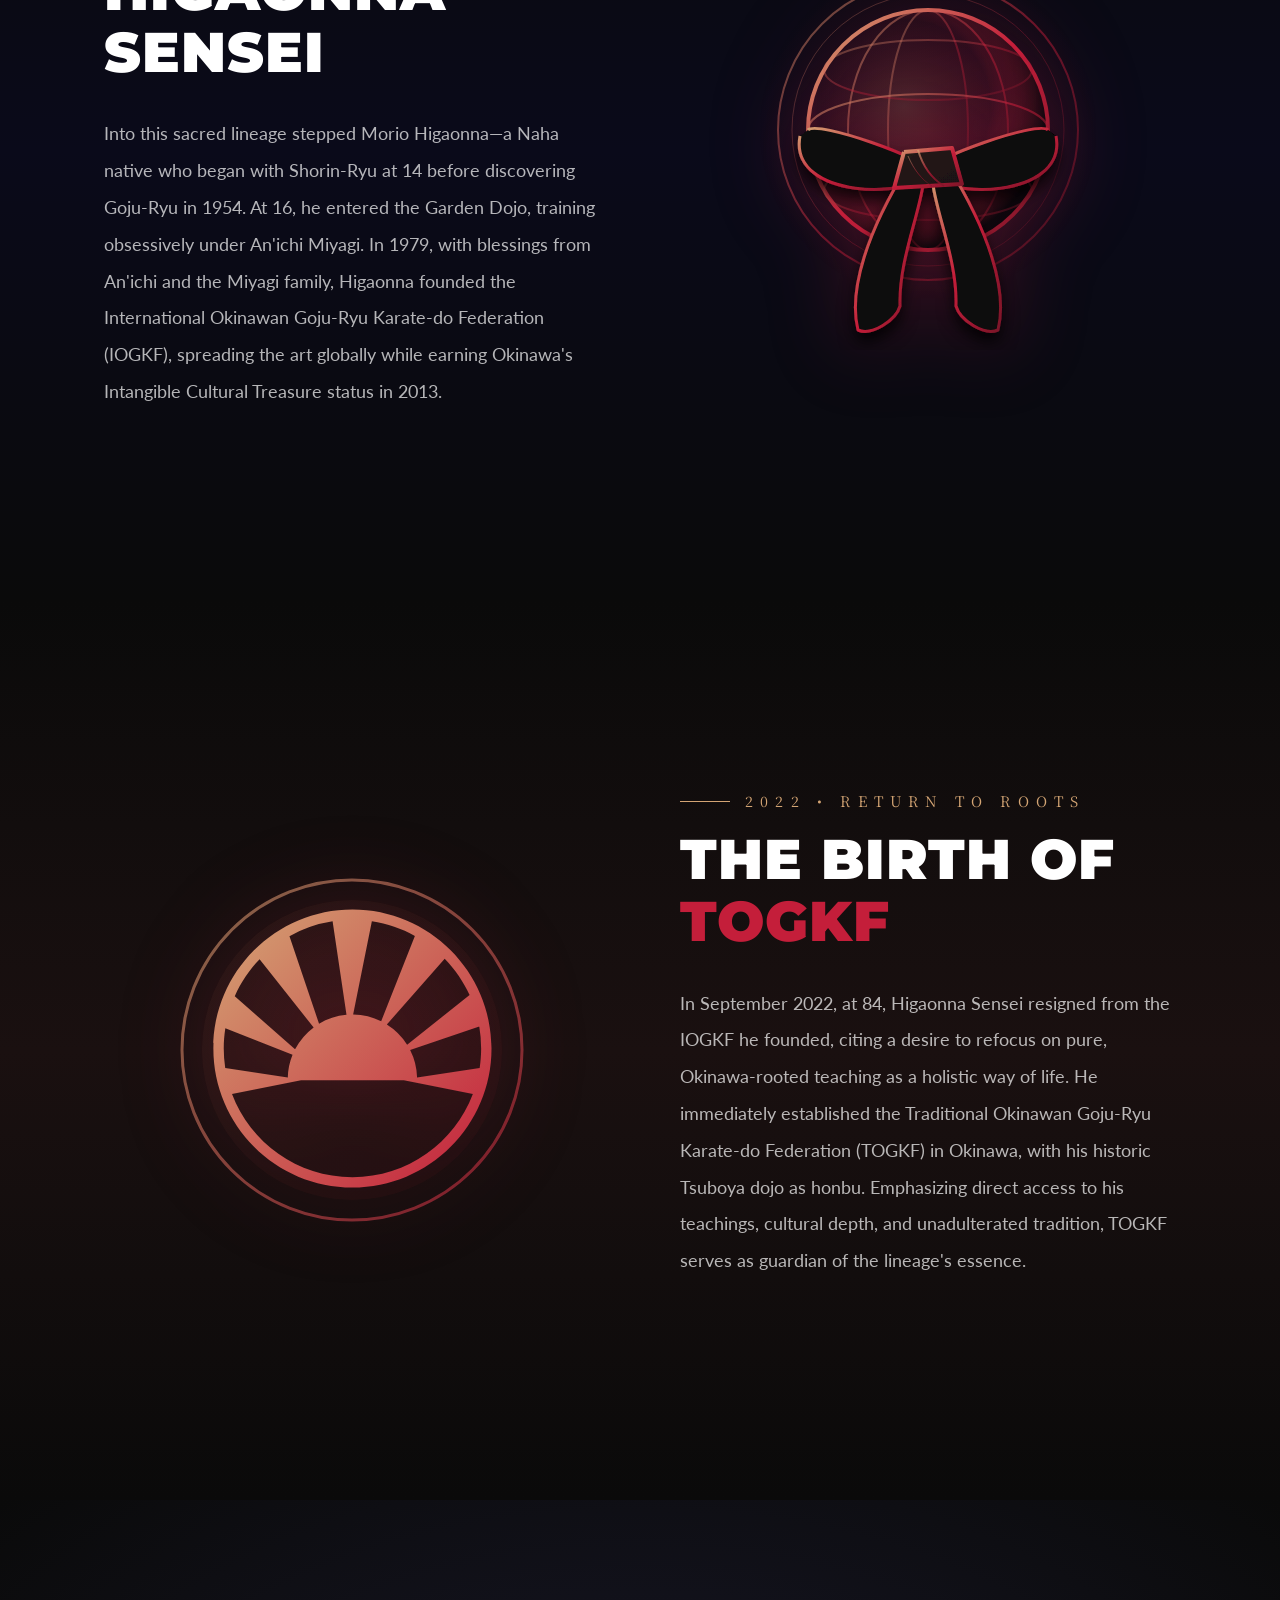
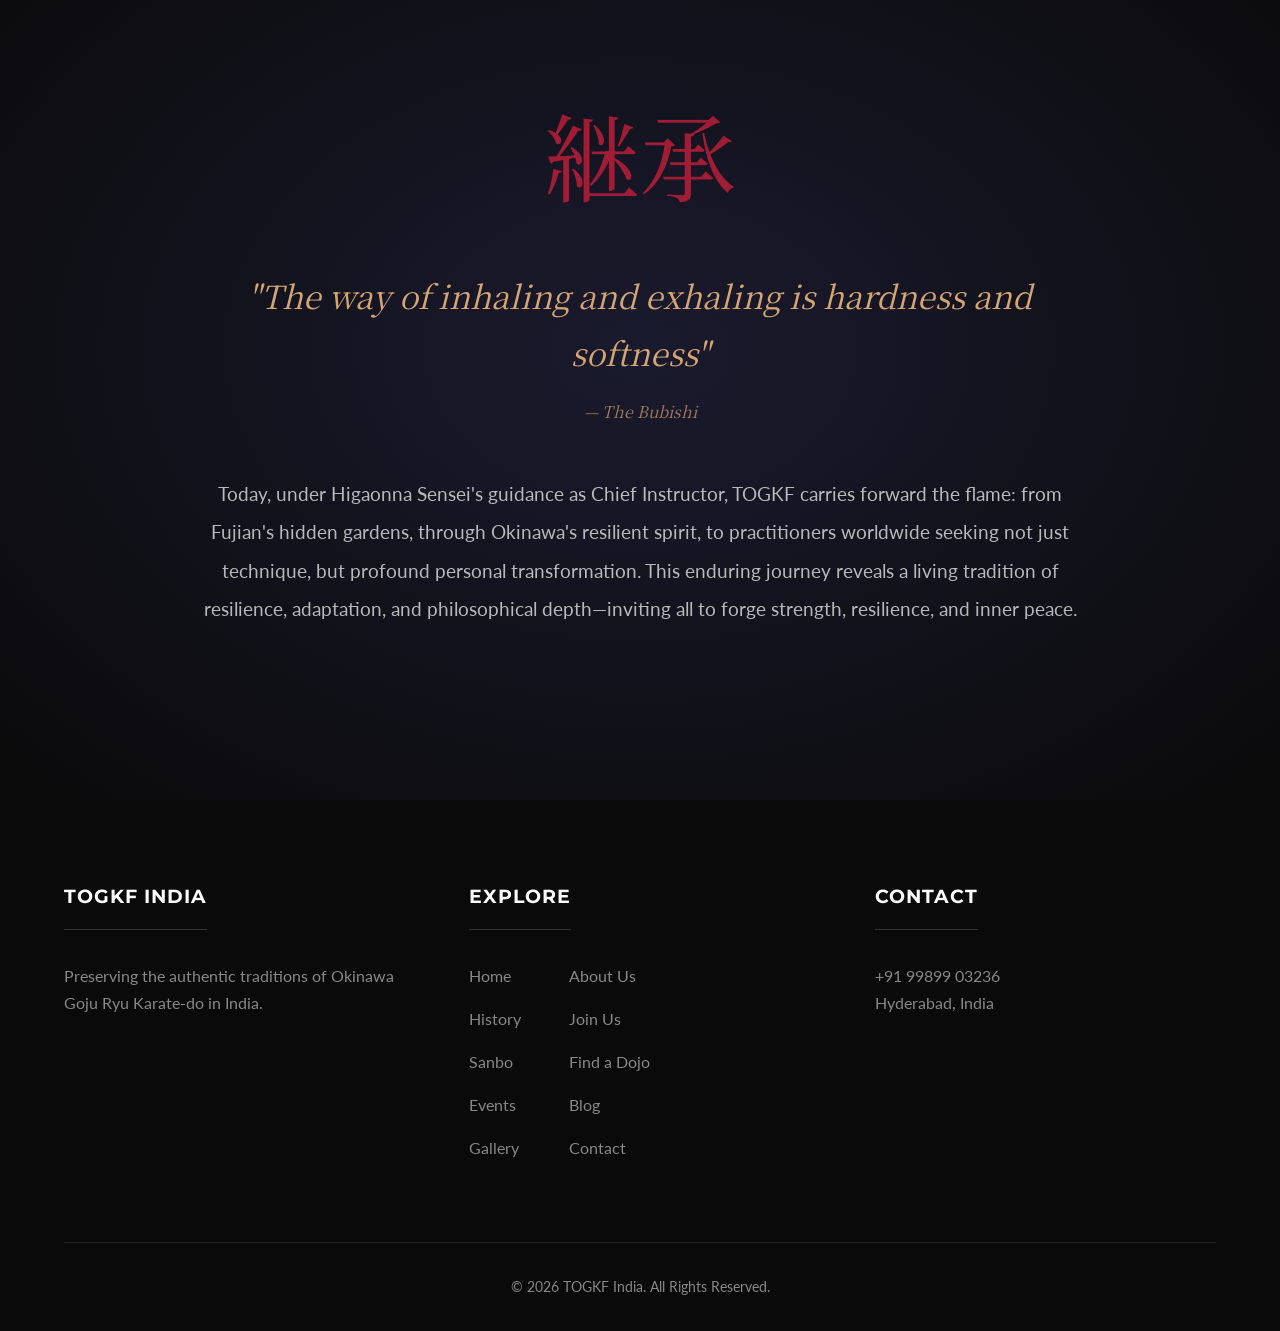
<file: history.html>
<!DOCTYPE html>
<html lang="en">

<head>
    <meta charset="UTF-8">
    <meta name="viewport" content="width=device-width, initial-scale=1.0">
    <title>History - TOGKF India | The Journey of Goju-Ryu</title>
    <meta name="description"
        content="Explore the rich history of Traditional Okinawa Goju Ryu Karate-do and TOGKF India through an immersive visual journey.">
        
    <!-- Canonical URL -->
    <link rel="canonical" href="https://togkf.in/history">
    
    <!-- Open Graph Meta Tags -->
    <meta property="og:title" content="History - TOGKF India | The Journey of Goju-Ryu">
    <meta property="og:description" content="Explore the rich history of Traditional Okinawa Goju Ryu Karate-do and TOGKF India through an immersive visual journey.">
    <meta property="og:image" content="https://togkf.in/assets/togkf_logo.png">
    <meta property="og:url" content="https://togkf.in/history">
    <meta property="og:type" content="website">
    <meta property="og:site_name" content="TOGKF India">

    <!-- Twitter Meta Tags -->
    <meta name="twitter:card" content="summary_large_image">
    <meta name="twitter:title" content="History - TOGKF India | The Journey of Goju-Ryu">
    <meta name="twitter:description" content="Explore the rich history of Traditional Okinawa Goju Ryu Karate-do and TOGKF India through an immersive visual journey.">
    <meta name="twitter:image" content="https://togkf.in/assets/togkf_logo.png">

    <!-- Favicon -->
    <link rel="icon" type="image/png" href="/assets/logos/favicon-96x96.png" sizes="96x96" />
    <link rel="icon" type="image/svg+xml" href="/assets/logos/favicon.svg" />
    <link rel="shortcut icon" href="/assets/logos/favicon.ico" />
    <link rel="apple-touch-icon" sizes="180x180" href="/assets/logos/apple-touch-icon.png" />
    <meta name="apple-mobile-web-app-title" content="TOGKF" />
    <link rel="manifest" href="/assets/logos/site.webmanifest" />
    <link rel="preconnect" href="https://fonts.googleapis.com">
    <link rel="preconnect" href="https://fonts.gstatic.com" crossorigin>
    <link href="https://fonts.googleapis.com/css2?family=Lato:wght@300;400;700&family=Montserrat:wght@400;700;900&family=Noto+Serif+JP:wght@400;700;900&display=swap" rel="stylesheet">
    <link rel="stylesheet" href="css/common.css">
    <link rel="stylesheet" href="css/history.css">
    <!-- Google tag (gtag.js) -->
    <script async src="https://www.googletagmanager.com/gtag/js?id=G-C6S437FDSE"></script>
    <script>
        window.dataLayer = window.dataLayer || [];
        function gtag() { dataLayer.push(arguments); }
        gtag('js', new Date());

        gtag('config', 'G-C6S437FDSE');
    </script>
</head>

<body>


    <!-- Floating Kanji Elements -->
    <div class="floating-elements">
        <span class="floating-kanji">武</span>
        <span class="floating-kanji">道</span>
        <span class="floating-kanji">剛</span>
        <span class="floating-kanji">柔</span>
    </div>



    <!-- Progress Dots -->
    <div class="progress-container" id="progressDots">
        <div class="progress-dot active" data-section="0" data-label="Beginning"></div>
        <div class="progress-dot" data-section="1" data-label="Origins"></div>
        <div class="progress-dot" data-section="2" data-label="Naha-Te"></div>
        <div class="progress-dot" data-section="3" data-label="Goju-Ryu"></div>
        <div class="progress-dot" data-section="4" data-label="Revival"></div>
        <div class="progress-dot" data-section="5" data-label="Higaonna"></div>
        <div class="progress-dot" data-section="6" data-label="TOGKF"></div>
        <div class="progress-dot" data-section="7" data-label="Legacy"></div>
    </div>

    <!-- Belt Progress Indicator -->
    <div class="belt-indicator" id="beltIndicator"></div>

    <header class="dark">
        <nav>
            <a href="/" class="logo">
                <img src="assets/togkf_logo.png" alt="TOGKF Logo">
                TOGKF <span>INDIA</span>
            </a>
            <ul class="nav-links">
                <li><a href="/">Home</a></li>
                <li><a href="/about">About</a></li>
                <li><a href="/history" class="active">History</a></li>
                <li><a href="/affiliate">Join Us</a></li>
                <li><a href="/skgk">Sanbo</a></li>
                <li><a href="/dojo">Dojos</a></li>
                <li><a href="/events">Events</a></li>
                <li><a href="/blogs">Blog</a></li>
                <li><a href="/gallery">Gallery</a></li>
                <li><a href="/contact">Contact</a></li>
            </ul>
            <div class="hamburger">
                <span class="bar"></span>
                <span class="bar"></span>
                <span class="bar"></span>
            </div>
        </nav>
    </header>

    <main>
        <!-- ==================== HERO SECTION ==================== -->
        <section class="history-hero" data-section-index="0">
            <!-- Animated Enso Circle Background -->
            <div class="enso-container">
                <svg class="enso-circle" viewBox="0 0 200 200">
                    <circle cx="100" cy="100" r="90" />
                </svg>
            </div>

            <div class="hero-title-container">
                <div class="hero-kanji">歴史</div>
                <div class="hero-subtitle">The Sacred Journey</div>
                <h1 class="hero-main-title">History of Goju-Ryu</h1>
            </div>


        </section>

        <!-- ==================== SECTION 1: ORIGINS ==================== -->
        <section class="history-section section-origins" data-section-index="1">
            <div class="parallax-layer">
                <div class="deco-circle deco-circle-1"></div>
                <div class="deco-circle deco-circle-2"></div>
            </div>

            <div class="section-content">
                <div class="section-text">
                    <div class="section-era">
                        <span class="era-line"></span>
                        <span>Ancient Roots • China to Okinawa</span>
                    </div>
                    <h2 class="section-main-title">The <span>Ancient</span> Beginnings</h2>
                    <p class="section-description">
                        The roots of Okinawan Goju-Ryu Karate-Do stretch deep into the fertile soil of southern China's
                        martial traditions. Ancient Shaolin Temple practices blended with local Fujian Province styles
                        like White Crane, Tiger, and Monk Fist Boxing. These arts, rich in internal energy, explosive
                        power, and fluid evasions, traveled across the sea to Okinawa through centuries of trade and
                        cultural exchange during the Ryukyu Kingdom era.
                    </p>
                </div>

                <div class="karate-element">
                    <!-- Dragon Symbol - representing Chinese origins -->
                    <svg class="karate-svg" viewBox="0 0 200 200">
                        <defs>
                            <linearGradient id="gradTemple" x1="0%" y1="0%" x2="100%" y2="100%">
                                <stop offset="0%" style="stop-color:#c41e3a" />
                                <stop offset="100%" style="stop-color:#d4a574" />
                            </linearGradient>
                        </defs>
                        <!-- Background Circle -->
                        <circle cx="100" cy="100" r="75" fill="none" stroke="url(#gradTemple)" stroke-width="1.5"
                            opacity="0.3" />
                        <circle cx="100" cy="100" r="60" fill="url(#gradTemple)" opacity="0.1" />

                        <!-- Spire -->
                        <path d="M 100,55 L 100,15" fill="none" stroke="url(#gradTemple)" stroke-width="3"
                            stroke-linecap="round" />
                        <path d="M 90,45 L 110,45 M 92,35 L 108,35 M 94,25 L 106,25" fill="none"
                            stroke="url(#gradTemple)" stroke-width="2.5" stroke-linecap="round" />
                        <circle cx="100" cy="15" r="4" fill="url(#gradTemple)" />

                        <!-- Top Wall -->
                        <path d="M 80,85 L 85,55 L 115,55 L 120,85 Z" fill="#0a0a0a" stroke="url(#gradTemple)"
                            stroke-width="2" stroke-linejoin="round" />
                        <!-- Top Roof -->
                        <path d="M 60,55 Q 100,40 140,55 L 130,62 Q 100,49 70,62 Z" fill="#1a1010"
                            stroke="url(#gradTemple)" stroke-width="2" stroke-linejoin="round" />

                        <!-- Mid Wall -->
                        <path d="M 72,125 L 77,85 L 123,85 L 128,125 Z" fill="#0a0a0a" stroke="url(#gradTemple)"
                            stroke-width="2" stroke-linejoin="round" />
                        <!-- Mid Wall Details (Windows) -->
                        <path d="M 92,125 L 92,95 L 108,95 L 108,125" fill="none" stroke="url(#gradTemple)"
                            stroke-width="1.5" stroke-linejoin="round" />
                        <!-- Mid Roof -->
                        <path d="M 45,85 Q 100,70 155,85 L 145,92 Q 100,79 55,92 Z" fill="#1a1010"
                            stroke="url(#gradTemple)" stroke-width="2" stroke-linejoin="round" />

                        <!-- Bottom Wall -->
                        <path d="M 64,165 L 69,125 L 131,125 L 136,165 Z" fill="#0a0a0a" stroke="url(#gradTemple)"
                            stroke-width="2" stroke-linejoin="round" />
                        <!-- Bottom Wall Details (Doors) -->
                        <path d="M 85,165 L 85,135 L 115,135 L 115,165" fill="none" stroke="url(#gradTemple)"
                            stroke-width="1.5" stroke-linejoin="round" />
                        <path d="M 100,165 L 100,135" fill="none" stroke="url(#gradTemple)" stroke-width="1.5"
                            stroke-linejoin="round" />
                        <!-- Bottom Roof -->
                        <path d="M 30,125 Q 100,110 170,125 L 160,132 Q 100,119 40,132 Z" fill="#1a1010"
                            stroke="url(#gradTemple)" stroke-width="2" stroke-linejoin="round" />

                        <!-- Base Roof -->
                        <path d="M 20,165 Q 100,150 180,165 L 170,172 Q 100,159 30,172 Z" fill="#1a1010"
                            stroke="url(#gradTemple)" stroke-width="2" stroke-linejoin="round" />

                        <!-- Platform Base -->
                        <path d="M 60,172 L 55,188 M 140,172 L 145,188" fill="none" stroke="url(#gradTemple)"
                            stroke-width="3" stroke-linecap="round" />
                        <path d="M 40,188 L 160,188 L 155,195 L 45,195 Z" fill="#0a0a0a" stroke="url(#gradTemple)"
                            stroke-width="2" stroke-linejoin="round" />
                    </svg>
                </div>
            </div>
        </section>

        <!-- ==================== SECTION 2: KANRYO HIGAONNA ==================== -->
        <section class="history-section section-naha-te" data-section-index="2">
            <div class="section-content reverse">
                <div class="section-text">
                    <div class="section-era">
                        <span class="era-line"></span>
                        <span>1853-1915 • The Founder</span>
                    </div>
                    <h2 class="section-main-title"><span>Kanryo</span> Higaonna</h2>
                    <p class="section-description">
                        In the mid-19th century, a young merchant from Naha named Kanryo Higaonna embarked on a
                        transformative journey to Fuzhou, China. At just 14, he apprenticed under the legendary master
                        Ryu Ryu Ko, enduring over a decade of rigorous live-in training. He mastered core kata,
                        iron-body conditioning, weapons, and herbal medicine, returning to Okinawa around 1881 with a
                        profound synthesis of Chinese "China Hand" and indigenous Okinawan fighting methods—establishing
                        what became known as <strong>Naha-Te</strong>.
                    </p>
                </div>

                <div class="karate-element">
                    <!-- Fist Symbol - representing power and foundation -->
                    <svg class="karate-svg" viewBox="0 0 200 200">
                        <defs>
                            <linearGradient id="gradJourney" x1="0%" y1="0%" x2="100%" y2="100%">
                                <stop offset="0%" style="stop-color:#d4a574" />
                                <stop offset="100%" style="stop-color:#c41e3a" />
                            </linearGradient>
                            <clipPath id="circleClip">
                                <circle cx="100" cy="100" r="75" />
                            </clipPath>
                        </defs>
                        <!-- Outer decorative circle -->
                        <circle cx="100" cy="100" r="80" fill="none" stroke="url(#gradJourney)" stroke-width="1.5"
                            stroke-dasharray="4 8" />
                        <circle cx="100" cy="100" r="75" fill="none" stroke="url(#gradJourney)" stroke-width="1"
                            opacity="0.3" />

                        <g clip-path="url(#circleClip)">
                            <!-- Sun -->
                            <circle cx="130" cy="65" r="20" fill="url(#gradJourney)" opacity="0.15" />
                            <circle cx="130" cy="65" r="20" fill="none" stroke="url(#gradJourney)" stroke-width="1.5" />

                            <!-- Background ocean waves -->
                            <path d="M 10,140 Q 30,120 50,140 T 90,140 T 130,140 T 170,140 T 210,140" fill="none"
                                stroke="url(#gradJourney)" stroke-width="2" stroke-linecap="round" opacity="0.4" />

                            <!-- Traditional Junk Ship Hull -->
                            <path d="M 45,135 L 155,135 L 125,160 L 75,160 Z" fill="#0a1212" stroke="url(#gradJourney)"
                                stroke-width="2.5" stroke-linejoin="round" />

                            <!-- Main Mast -->
                            <line x1="100" y1="135" x2="100" y2="40" stroke="url(#gradJourney)" stroke-width="2.5"
                                stroke-linecap="round" />
                            <!-- Main Sail -->
                            <path d="M 100,45 Q 150,55 135,135 L 100,135 Z" fill="#0a1212" stroke="url(#gradJourney)"
                                stroke-width="2" stroke-linejoin="round" />

                            <!-- Front Mast -->
                            <line x1="65" y1="135" x2="65" y2="70" stroke="url(#gradJourney)" stroke-width="2.5"
                                stroke-linecap="round" />
                            <!-- Front Sail -->
                            <path d="M 65,75 Q 95,80 88,135 L 65,135 Z" fill="#0a1212" stroke="url(#gradJourney)"
                                stroke-width="2" stroke-linejoin="round" />

                            <!-- Foreground ocean waves -->
                            <path d="M -10,150 Q 10,130 30,150 T 70,150 T 110,150 T 150,150 T 190,150 T 230,150"
                                fill="none" stroke="url(#gradJourney)" stroke-width="3" stroke-linecap="round" />
                            <path d="M 10,165 Q 30,145 50,165 T 90,165 T 130,165 T 170,165 T 210,165" fill="none"
                                stroke="url(#gradJourney)" stroke-width="2" stroke-linecap="round" opacity="0.6" />
                        </g>
                    </svg>
                </div>
            </div>
        </section>

        <!-- ==================== SECTION 3: CHOJUN MIYAGI ==================== -->
        <section class="history-section section-goju" data-section-index="3">
            <div class="section-content">
                <div class="section-text">
                    <div class="section-era">
                        <span class="era-line"></span>
                        <span>1888-1953 • The Systematizer</span>
                    </div>
                    <h2 class="section-main-title">The Birth of <span>Goju-Ryu</span></h2>
                    <p class="section-description">
                        Higaonna's most dedicated student, Chojun Miyagi, started training at age 14 in 1902. He
                        absorbed the full curriculum through grueling bare-knuckled sparring and hojo undo tools. In
                        1930, inspired by a line from the ancient Bubishi manual—"The way of inhaling and exhaling is
                        hardness and softness"—Miyagi officially named his system <strong>Goju-Ryu</strong> (Hard-Soft
                        School), the first recognized karate style registered with Japan's Dai Nippon Butokukai in 1933.
                    </p>
                </div>

                <div class="karate-element">
                    <div class="goju-duality-container">
                        <svg class="karate-svg goju-svg" viewBox="0 0 200 200">
                            <defs>
                                <linearGradient id="gradBalance" x1="0%" y1="0%" x2="100%" y2="100%">
                                    <stop offset="0%" style="stop-color:#c41e3a" />
                                    <stop offset="50%" style="stop-color:#d4a574" />
                                    <stop offset="100%" style="stop-color:#c41e3a" />
                                </linearGradient>
                                <clipPath id="circleClipGoju">
                                    <circle cx="100" cy="100" r="75" />
                                </clipPath>
                                <!-- Gradient filter for tiger — same diagonal gradient as crane -->
                                <filter id="tigerTint" filterUnits="userSpaceOnUse" primitiveUnits="userSpaceOnUse"
                                    x="0" y="0" width="200" height="200" color-interpolation-filters="sRGB">
                                    <feImage result="grad" x="0" y="0" width="200" height="200"
                                        preserveAspectRatio="none"
                                        href="data:image/svg+xml,%3Csvg xmlns='http://www.w3.org/2000/svg' width='200' height='200'%3E%3Cdefs%3E%3ClinearGradient id='g' x1='0%25' y1='0%25' x2='100%25' y2='100%25'%3E%3Cstop offset='0%25' stop-color='%23c41e3a'/%3E%3Cstop offset='50%25' stop-color='%23d4a574'/%3E%3Cstop offset='100%25' stop-color='%23c41e3a'/%3E%3C/linearGradient%3E%3C/defs%3E%3Crect width='200' height='200' fill='url(%23g)'/%3E%3C/svg%3E" />
                                    <feComposite in="grad" in2="SourceGraphic" operator="in" />
                                </filter>
                                <!-- Tiger's lobe: bounded by the rotated S-curve + left arc of circle -->
                                <!-- Rotated 20° CW around (100,100): top→(126,29.5) bottom→(74,171) -->
                                <clipPath id="tigerLobe" clipPathUnits="userSpaceOnUse">
                                    <path d="M 126,29.5 C 149,97 51,103 74,171 A 75,75 0 1 1 126,29.5 Z" />
                                </clipPath>
                            </defs>

                            <!-- Outer decorative circles -->
                            <circle cx="100" cy="100" r="85" fill="none" stroke="url(#gradBalance)" stroke-width="1.5"
                                stroke-dasharray="2 6" opacity="0.6" />
                            <circle cx="100" cy="100" r="75" fill="none" stroke="url(#gradBalance)" stroke-width="2" />

                            <g clip-path="url(#circleClipGoju)">
                                <!-- Subtle background tint -->
                                <circle cx="100" cy="100" r="75" fill="url(#gradBalance)" opacity="0.05" />

                                <!-- Tiger (Hard / Left) — clipped to its lobe only -->
                                <image href="css/tiger.svg" x="15" y="10" width="108" height="168"
                                    preserveAspectRatio="xMidYMid meet" clip-path="url(#tigerLobe)"
                                    filter="url(#tigerTint)" />

                                <!-- S-Curve drawn on top of tiger, rotated ~20° clockwise -->
                                <path d="M 100,25 C 145,80 55,120 100,175" fill="none" stroke="url(#gradBalance)"
                                    stroke-width="2.5" transform="rotate(20, 100, 100)" />

                                <!-- Crane (Soft / Right) -->
                                <g transform="translate(75, 65) scale(0.21)" fill="url(#gradBalance)" opacity="0.95">
                                    <path
                                        d="M297.7 41.63c-38.7-.31-81.2 20.46-91.4 76.47c15.6-32.84 69.1-96.71 138.9-48.63l-13.3 4.54c-55-28.99-85 47.59-36.1 70.69c46.9 22.2 41.9 45.6-10.9 20.4c91.9 68.9-71.8 192.1-71.8 192.1c33.4-7.5 69.1-24.6 110.2-64.7l-8.8 25.9c73.7-36.7 69-123.3 69-123.3l6.9 34.1C431.9 115.1 277 122.6 308 83.57c52.6 30.63 124.1 24.03 124.1 24.03l-74-43.09c-12.3-13.81-35.6-22.68-60.4-22.88M244.1 173.3c-65-.7-174.02 75.6-165.45 254.5c0 0 32.35-29.8 60.25-91.2l-11.6 56.7c204.1-136.6 183.9-219.3 116.8-220m10.1 187.3c-5.5 2.6-11.1 4.9-16.8 7.1l-1.9 56.3h.2c4.5 18.8 10 38.1 12.1 58h15.3c-6.6-19.9-12-38.1-16.2-59c0 0 6.1-52.3 7.3-62.4m-45.7 17c-5.4 1.7-10.6 3.1-15.6 4.4c4.3 33.4 7.8 69.1 7.8 100h14.1c-5.3-37-5.8-67.5-6.3-104.4" />
                                </g>
                            </g>
                        </svg>
                    </div>
                </div>
            </div>
        </section>

        <!-- ==================== SECTION 4: ANICHI MIYAGI ==================== -->
        <section class="history-section section-miyagi" data-section-index="4">
            <div class="section-content reverse">
                <div class="section-text">
                    <div class="section-era">
                        <span class="era-line"></span>
                        <span>1931-2009 • The Heir</span>
                    </div>
                    <h2 class="section-main-title"><span>An'ichi</span> Miyagi & The Revival</h2>
                    <p class="section-description">
                        World War II devastated Okinawa, claiming many students and destroying dojos, but Chojun Miyagi
                        rebuilt postwar. From 1948, he privately trained his designated heir, the orphaned An'ichi
                        Miyagi, in the intimate Garden Dojo, imparting all esoteric knowledge, bunkai applications, and
                        oral traditions. This secret lineage transmission ensured the art's survival in its purest form.
                    </p>
                </div>

                <div class="karate-element">
                    <!-- Garden/Dojo symbol with flame -->
                    <svg class="karate-svg" viewBox="0 0 200 200">
                        <defs>
                            <linearGradient id="gradScroll" x1="0%" y1="100%" x2="0%" y2="0%">
                                <stop offset="0%" style="stop-color:#d4a574" />
                                <stop offset="50%" style="stop-color:#c41e3a" />
                                <stop offset="100%" style="stop-color:#ff6b6b" />
                            </linearGradient>
                        </defs>
                        <!-- Background outer rings -->
                        <circle cx="100" cy="100" r="80" fill="none" stroke="url(#gradScroll)" stroke-width="1.5"
                            stroke-dasharray="4 8" opacity="0.6" />
                        <circle cx="100" cy="100" r="72" fill="none" stroke="url(#gradScroll)" stroke-width="1"
                            opacity="0.4" />
                        <!-- Subtle Background fill -->
                        <circle cx="100" cy="100" r="72" fill="url(#gradScroll)" opacity="0.05" />

                        <!-- Authentic Detailed Bonsai Silhouette -->
                        <g transform="translate(-12, 10) scale(0.32)" fill="url(#gradScroll)">
                            <path
                                d="M391.000000,452.340210 C320.645844,452.450623 250.791519,452.569489 180.485977,448.772858 C181.567886,446.378113 183.020920,446.737671 184.199875,446.700623 C206.504913,445.998871 228.776459,444.288727 251.115662,444.572205 C257.621277,444.654816 258.924744,442.878143 257.771179,436.763824 C257.485687,435.250488 256.792816,434.370483 255.483170,433.799377 C254.414246,433.333252 253.347107,432.862427 252.287521,432.375549 C239.162323,426.344635 235.941177,420.417267 238.690430,406.223114 C239.676422,401.132507 239.269958,396.988861 234.457901,394.135559 C232.392517,392.910858 231.281067,391.120392 231.884338,388.698853 C232.566895,385.959198 234.996216,385.929932 237.121994,385.870819 C252.608017,385.439941 268.095001,384.982239 283.584839,384.792847 C287.372498,384.746521 290.251831,383.808533 292.747040,380.866455 C295.683777,377.403778 299.516571,374.956818 303.597565,372.982117 C305.820892,371.906311 306.996368,370.523499 306.274414,367.866638 C302.219086,352.941742 309.750275,342.844208 320.715240,334.545441 C331.422272,326.441895 344.124695,321.903046 355.934509,315.767914 C360.071045,313.618958 364.388611,311.721191 367.797455,308.442017 C371.918365,304.477844 371.528015,300.561218 366.847961,297.221130 C363.384033,294.748962 359.368073,293.572296 355.334747,292.561066 C348.401215,290.822723 341.416290,289.289734 334.457214,287.652344 C330.673431,286.762115 327.217621,287.260406 324.118561,289.782776 C321.017670,292.306610 317.897827,294.813446 314.690277,297.198639 C307.754242,302.356445 300.239594,306.127258 291.362091,306.349365 C288.884552,306.411346 286.982117,307.771912 284.953857,308.911530 C283.287567,309.847748 281.843597,311.568481 279.578979,310.699219 C278.517700,304.512329 272.611877,301.060364 265.384979,302.614502 C261.312836,303.490234 257.362366,304.885834 253.850754,307.234863 C250.952637,309.173523 248.068314,310.373596 244.534286,308.664093 C242.031525,307.453400 239.576736,308.920715 237.316940,309.737244 C226.544037,313.629608 216.585251,313.624786 207.514404,305.332825 C203.073547,301.273285 196.330933,302.292267 191.257477,298.839630 C188.070938,304.646545 183.096741,301.818604 178.873230,301.380402 C177.210602,301.207855 176.223175,301.249756 174.945389,302.154938 C171.894608,304.316132 169.168854,304.581604 165.055466,303.449829 C160.991791,302.331726 156.399384,300.587372 151.201187,302.627319 C143.186462,305.772552 140.891937,301.954132 137.171173,296.500275 C136.362167,295.314484 136.869537,293.659210 137.438919,292.174805 C138.141479,290.343262 139.469910,288.639923 136.944107,286.565338 C135.350479,285.256409 137.249344,283.069305 138.679337,282.030090 C140.948532,280.380981 143.370865,278.793671 145.962204,277.774872 C149.128387,276.530090 152.924011,276.961945 155.781708,273.261902 C155.928497,272.630859 153.794922,271.705719 154.496277,270.087555 C160.796707,268.761597 166.718246,267.190308 167.234375,259.029755 C167.316788,257.726593 169.048981,255.687210 170.304504,255.439804 C176.797836,254.160324 180.280182,247.949799 186.376114,246.052231 C188.151459,245.499588 189.769272,243.938782 191.072052,242.491516 C192.880829,240.482147 195.338715,238.811951 197.555038,239.401840 C202.652222,240.758499 207.387421,237.198746 212.457413,239.020981 C214.299805,239.683182 215.069748,236.704010 217.318329,236.488922 C215.856583,233.641083 213.072739,232.904114 211.357773,230.937531 C208.705994,227.896683 208.040085,225.734146 211.299652,222.833481 C213.445404,220.923981 216.239212,219.294296 216.165146,215.726425 C216.148590,214.929016 216.859497,213.831100 217.671341,213.988831 C223.873001,215.193649 225.011383,209.337875 228.175064,206.427231 C229.312744,205.380539 230.283783,204.268860 231.792465,204.071411 C241.151474,202.846603 246.514145,196.673553 250.302582,188.835495 C251.286545,186.799728 252.540710,186.701065 254.204285,186.674576 C259.786102,186.585678 265.369354,186.427765 270.949524,186.498413 C272.565399,186.518875 273.377899,185.643158 274.295044,184.714172 C276.206268,182.778198 278.538269,181.883560 281.147949,181.118256 C284.173126,180.231125 286.679016,183.212753 287.888031,182.921631 C293.288269,181.621353 294.254608,186.232590 296.971405,188.430908 C297.963715,189.233841 298.837799,188.456573 299.775635,188.420639 C304.088043,188.255371 308.229034,188.285736 311.285492,192.374756 C313.140930,194.857056 315.886719,196.653503 318.047150,198.933701 C320.360718,201.375519 322.162964,203.848984 326.285736,204.085464 C328.621368,204.219437 332.863525,205.121185 332.259216,209.827332 C332.131775,210.820023 333.639587,211.507675 334.514038,211.442230 C337.788849,211.197113 339.272125,213.044434 339.881989,216.110611 C344.391968,214.293594 348.244080,211.930573 352.817413,211.414902 C360.464264,210.552673 367.389893,213.625381 370.992371,220.205048 C372.797363,223.501816 374.640839,225.989395 378.721497,223.863541 C381.922913,222.195755 382.847656,217.890305 380.744354,214.200638 C378.267059,209.854874 374.349548,206.942230 369.991394,204.769058 C364.481384,202.021545 358.796356,199.625259 353.188293,197.074127 C348.476593,194.930740 343.867767,192.642761 340.053467,189.010254 C335.193939,184.382401 334.061768,178.913361 335.898071,172.578217 C337.750732,166.186722 340.486664,160.777161 347.880341,159.353394 C349.764252,158.990616 351.875427,158.932770 353.824402,157.246506 C350.349426,155.076172 347.362701,152.422455 343.115417,152.303970 C340.461334,152.229919 338.504211,150.781769 336.412476,149.332993 C332.963379,146.944061 329.424255,143.098740 325.340149,148.705292 C324.669220,149.626373 322.960968,149.574112 322.045227,148.935349 C318.679413,146.587494 314.692413,147.433807 311.066772,146.513733 C310.749359,146.433197 310.222778,146.136932 310.167358,146.213074 C307.282776,150.176178 302.449402,147.714462 298.706970,149.797821 C293.687347,152.592163 287.938293,152.751297 282.925903,148.528595 C279.310730,145.483002 279.594666,142.948776 281.975342,138.890915 C284.662201,134.311188 290.600067,131.819061 290.256531,125.081032 C295.212311,126.627342 296.635620,123.731865 297.140137,120.001869 C297.743378,115.542282 300.619171,113.606628 304.394531,111.624298 C310.060242,108.649399 315.907867,106.126991 321.737061,103.577888 C329.446320,100.206619 336.638245,96.046768 345.225220,94.129417 C354.866333,91.976685 364.931244,93.075569 374.253265,89.383682 C378.447784,87.722496 380.713348,91.268501 382.968994,93.741135 C385.093231,96.069778 387.193604,98.138535 389.949341,99.828026 C392.785309,101.566727 395.812561,103.352768 397.326782,106.882431 C398.455688,109.513985 401.116028,111.274246 403.795746,112.128647 C411.701019,114.649147 415.950958,121.583344 421.460327,126.830460 C423.651031,128.916916 424.718018,131.910690 427.911285,133.762741 C430.678223,135.367569 429.720276,139.177017 427.222809,141.561111 C422.575500,145.997437 413.338287,146.870377 407.583527,143.343903 C406.329010,142.575150 405.346375,142.873825 404.317444,143.270950 C399.771576,145.025497 395.341400,144.581848 390.641388,143.535614 C380.652588,141.312073 372.231598,145.149094 367.610382,153.416229 C366.897369,154.691727 365.752380,156.025726 366.898926,157.537018 C368.034851,159.034256 369.594910,158.474838 371.020142,157.953415 C373.768433,156.948029 376.498352,155.892517 379.582733,155.426727 C377.844788,160.218536 373.850891,162.549133 369.358612,162.923981 C362.908752,163.462173 358.273621,167.263000 353.406860,170.536224 C349.953735,172.858719 348.039276,176.607956 350.265198,180.998428 C352.149323,184.714661 359.806396,188.614700 362.973541,187.188705 C364.613617,186.450241 365.883514,186.208939 367.604797,186.497925 C370.357117,186.960022 371.541840,185.366196 371.568970,182.710617 C371.628662,176.865341 378.618408,172.105820 384.371094,173.856659 C389.652344,169.265411 392.576935,163.061157 395.999359,157.242462 C397.305237,155.022263 400.408051,155.870300 401.517853,152.490982 C402.403259,149.794891 406.027802,153.391022 408.443237,153.484604 C413.753021,153.690353 418.681549,151.634430 423.111359,149.031754 C426.318939,147.147202 430.081024,145.299637 433.085449,145.390961 C436.044403,145.480942 439.435059,146.406418 442.676147,146.775513 C443.327423,146.849686 444.023621,147.431335 444.580872,147.295151 C455.534821,144.618454 462.301117,152.638916 470.384918,157.299225 C471.222229,157.781937 472.307495,157.863510 473.093842,158.400497 C476.072571,160.434586 479.790039,160.741714 481.126678,165.784546 C482.240814,169.987991 487.202026,172.953354 493.010071,172.688797 C492.575500,176.834564 495.325256,178.363174 498.756165,178.753952 C502.211121,179.147476 505.072998,180.830460 508.001373,182.347473 C510.359039,183.568832 512.462830,185.259888 509.501831,188.050674 C508.797485,188.714493 508.864746,189.347809 509.093506,190.260925 C511.254181,198.886627 506.318909,204.404755 497.680450,202.099091 C492.336853,200.672836 488.348511,203.200363 483.899689,204.493744 C481.656219,205.145966 479.351837,205.546921 477.754211,204.244690 C474.794678,201.832474 471.802032,202.229507 468.574219,202.904800 C465.383698,203.572311 462.550903,203.464340 462.218018,199.435715 C451.390320,201.423203 442.953979,207.243866 434.947052,213.860413 C434.433289,214.284943 433.662140,214.626465 433.464966,215.171051 C430.873993,222.326767 425.630890,219.420593 421.239136,218.126297 C412.601349,215.580658 406.125153,217.848923 403.524017,225.930817 C397.622223,244.267899 385.518097,248.567001 367.484314,244.879761 C363.902649,244.147446 360.335052,243.332748 356.734344,242.710266 C351.416656,241.790924 346.180878,244.673737 344.567993,249.266495 C342.700073,254.585480 344.620239,259.350403 350.356201,261.953308 C355.190674,264.147125 360.275818,265.841370 365.347961,267.447205 C374.879761,270.464935 383.208862,275.230774 390.518463,282.198669 C403.439972,294.516174 415.175964,294.822906 429.232697,283.827087 C433.126801,280.780945 436.931091,277.620087 440.406982,274.810608 C442.998718,275.370270 442.522003,277.453461 443.623505,278.492615 C445.954865,278.745789 448.035095,277.882141 449.235931,276.017578 C450.541534,273.990387 448.814819,272.593597 447.285522,271.545380 C445.347504,270.216980 443.241394,269.337708 440.772064,269.351257 C437.141357,269.371216 433.562347,269.549774 429.954376,268.193329 C427.108185,267.123291 425.421448,271.034760 422.149139,270.893646 C416.489319,270.649567 411.453003,269.100128 407.176971,265.576538 C405.059357,263.831604 405.255127,261.143188 406.426147,258.333984 C410.282166,258.604553 413.856781,258.736084 413.597626,252.794952 C413.515442,250.910782 416.676453,248.255966 419.467041,248.324692 C425.881195,248.482712 428.634247,244.130661 431.427094,239.584503 C433.577698,236.083679 437.563385,234.129181 439.337830,230.278702 C439.470459,229.990799 440.267914,229.820328 440.708557,229.891418 C448.436218,231.137894 454.637329,226.968918 460.993927,223.847443 C464.710693,222.022278 469.944305,223.961990 470.458069,224.702225 C474.390442,230.368454 479.689178,227.922577 484.126770,227.368851 C489.531891,226.694412 492.964264,226.718109 496.455170,232.252060 C499.965485,237.816803 505.264740,242.906189 513.206848,242.885300 C516.642273,242.876251 517.550171,246.656494 519.803833,248.491913 C521.302002,249.711990 522.182251,251.617004 524.746338,251.160690 C526.235657,250.895630 534.751343,261.846375 534.415588,263.291504 C532.625610,270.995422 526.522400,274.372986 519.893555,271.798828 C517.041138,270.691193 514.297180,270.349579 511.751221,271.790955 C503.956177,276.204071 494.964172,276.739471 486.795044,279.817078 C481.922913,281.652588 477.208710,283.770966 473.585419,288.159302 C471.388245,290.820435 467.299591,289.679962 464.264862,288.287201 C460.697845,286.650085 456.954712,286.023438 453.168671,285.542206 C448.882599,284.997345 444.718964,285.786987 441.426147,288.652954 C436.779419,292.697357 432.358429,296.972534 424.829620,298.157501 C433.493317,300.343475 440.780273,302.388885 448.608551,301.493927 C452.652252,301.031586 455.949310,303.563995 458.416901,306.657837 C461.113129,310.038361 463.499298,313.665192 466.044067,317.167664 C473.061890,326.826843 481.301392,329.269104 492.147339,324.520233 C497.003601,322.393890 501.802490,322.552582 506.825531,323.271729 C509.121277,323.600372 511.548431,325.070282 514.429382,323.059998 C510.845154,319.125092 506.595001,320.178284 502.467224,320.260132 C498.386108,320.341095 494.220459,320.382843 490.543091,318.102570 C487.896912,321.419250 484.391205,322.347107 480.593781,321.185547 C477.025452,320.094116 472.975250,319.867035 470.354126,316.569366 C467.588165,313.089417 468.445343,309.936066 472.634735,308.905731 C474.277191,308.501801 475.599060,307.968719 475.644470,306.182495 C475.729980,302.821930 478.811951,300.770935 480.633972,300.673340 C487.218170,300.320740 488.948425,294.732574 492.510284,291.135742 C493.317657,290.320404 493.802368,289.182312 494.620117,288.381104 C497.236725,285.817352 499.296478,283.306885 504.174225,284.401642 C507.991638,285.258453 513.206482,284.840729 515.570740,279.744232 C515.890747,279.054382 517.047546,278.001312 517.235352,278.111084 C522.316406,281.081360 524.618591,271.491486 529.723450,275.339172 C532.480774,277.417450 535.589539,278.156982 538.907776,278.531342 C541.190063,278.788849 543.372070,279.559692 545.767822,278.826843 C547.562439,278.277802 549.657410,278.696838 550.990784,279.915253 C553.399414,282.116272 556.390991,283.045105 559.118347,284.559265 C563.583618,287.038391 569.631775,287.519257 571.414795,293.759827 C571.672058,294.660217 573.019470,295.451416 574.035950,295.898956 C579.647217,298.369354 583.715332,303.493073 590.185913,304.662109 C593.683899,305.294098 597.177856,306.819366 594.964600,312.229614 C594.129944,314.269836 596.952698,316.955658 595.143372,320.067902 C593.085083,323.608459 590.613159,325.590546 586.785034,324.499634 C581.950500,323.121887 577.925903,324.919678 573.762695,326.673523 C572.282288,327.297150 570.436340,327.350403 569.462830,326.425903 C566.874084,323.967224 564.172546,324.662933 561.254822,325.247131 C558.223083,325.854156 555.123596,326.180878 554.442810,321.278625 C548.651794,325.021027 542.083679,325.859436 537.505493,331.176849 C533.466370,335.868103 527.548950,335.262207 522.105103,333.628693 C516.696472,332.005676 511.416962,329.949951 506.090332,328.057281 C503.255371,327.049988 500.974243,327.864441 498.776825,329.804260 C486.365875,340.760376 478.039429,340.827118 464.790161,329.951202 C462.102539,327.745026 459.736542,325.114166 457.404999,322.515137 C454.356110,319.116547 450.768280,316.468628 446.836761,314.229095 C442.948364,312.014069 439.135773,311.589325 435.029633,313.979736 C430.363586,316.696106 425.271790,316.848907 420.010956,315.837524 C413.067261,314.502594 405.782806,314.999054 401.866302,324.027893 C397.725830,333.573090 390.015289,338.913177 380.094330,341.538879 C376.273926,342.549957 372.391602,343.651917 369.233215,346.374359 C362.766083,351.948761 362.365479,360.503082 368.447632,366.573486 C371.951721,370.070801 376.326050,372.131775 380.946198,373.661591 C387.289612,375.761993 393.502228,378.177002 399.276855,381.546295 C403.727905,384.143341 408.085968,384.288788 412.542267,381.799713 C417.277832,379.154694 421.803864,379.294556 425.951721,382.909790 C427.893066,384.601898 430.111328,384.781647 432.474640,384.837402 C443.963165,385.108429 455.451416,385.393677 466.938263,385.726471 C469.202515,385.792023 471.959839,385.304047 472.956268,388.103790 C474.058350,391.200378 472.066162,393.011261 469.632721,394.562347 C465.791443,397.010803 464.765564,400.561066 465.626038,404.965820 C468.418945,419.262512 465.277130,426.093018 452.083557,432.317810 C447.265167,434.591187 448.223541,438.509766 447.889496,441.966064 C447.693420,443.994690 450.388275,443.615295 451.962585,443.622681 C465.292358,443.685242 478.608917,444.034027 491.933533,444.530090 C508.075043,445.131104 524.214783,445.695251 540.338257,446.670654 C541.240417,446.725220 542.398621,446.339600 543.255676,448.536011 C492.468567,451.016205 442.001801,452.241272 391.000000,452.340210 M308.979126,286.481720 C311.130219,284.379181 313.124451,282.144653 314.498291,279.442474 C316.255219,275.986847 317.134399,271.831390 314.712250,268.989136 C307.104736,260.062225 309.579102,252.669983 317.073730,245.527145 C317.430176,245.187408 317.710968,244.756561 317.978821,244.337372 C320.332336,240.654114 319.529114,238.833740 315.128235,238.444717 C309.128082,237.914352 303.156586,238.313507 297.302460,239.817749 C288.605377,242.052505 280.495575,241.156876 273.137146,235.623199 C271.819977,234.632675 270.339355,233.633163 268.780975,233.229935 C262.856812,231.696976 257.560791,228.354019 250.577972,232.546158 C247.401367,234.453247 242.450027,237.712448 236.739410,235.433640 C231.845352,233.480698 226.091187,233.348785 221.331573,236.732956 C232.082443,242.444244 243.244583,247.759811 256.289581,242.760468 C259.285126,246.614380 263.722626,249.002121 266.636627,253.077164 C269.773041,257.463196 273.494415,261.430939 276.897186,265.505310 C280.513611,263.842651 287.719482,265.452179 290.060699,268.278717 C290.438141,268.734406 290.912933,269.543732 290.748352,269.947083 C289.037872,274.138672 291.940033,275.044983 294.857666,275.315887 C297.949036,275.602966 298.335571,277.488007 298.220032,279.770935 C298.030396,283.518311 295.674011,285.844757 292.483887,287.288544 C289.916138,288.450653 287.197296,289.281036 284.538971,290.240570 C279.647369,292.006226 274.122986,290.630676 270.550995,286.735840 C266.684296,288.075470 262.803284,289.420044 258.194031,291.016907 C267.407074,297.943329 277.601685,295.894775 286.843994,296.988556 C295.144653,297.970856 302.220306,292.475037 308.979126,286.481720 M306.729919,437.427277 C301.341736,438.311035 295.120270,436.515625 289.919250,442.962646 C332.766144,442.962646 374.299072,442.962646 416.101135,442.962646 C414.610382,438.994934 411.566437,438.107697 408.099640,438.002655 C400.945038,437.785858 393.789124,437.483704 386.633087,437.465424 C360.316589,437.398285 333.999878,437.432800 306.729919,437.427277 M417.452881,198.719208 C415.989624,197.394379 414.222839,197.181793 412.339233,197.219269 C405.599030,197.353363 398.899078,197.193283 392.806030,193.642899 C391.073273,195.658157 389.529236,197.453918 387.774963,199.494217 C392.120605,204.214539 395.154205,209.614883 397.762268,216.161011 C402.829620,210.897552 408.412079,208.673691 413.680695,205.872467 C416.093811,204.589478 419.480743,203.336105 417.452881,198.719208 M299.544891,230.414307 C310.807831,228.760925 323.238159,231.678436 332.540802,222.048294 C328.580994,223.284973 325.043365,221.964066 321.577332,220.489456 C317.674591,218.829041 314.586365,223.242172 310.754028,221.810715 C310.447205,221.696136 310.099182,221.629288 309.773102,221.638458 C306.457855,221.731827 303.137939,221.909882 300.050079,223.262833 C295.733887,225.153992 295.555878,226.350342 299.544891,230.414307 M214.532578,293.850098 C210.666534,293.699219 211.283646,296.217102 211.866013,298.516663 C214.263382,307.982971 226.824356,310.550812 234.997879,303.071899 C232.008102,299.552307 229.039642,296.018005 225.199783,293.339081 C222.271667,291.296234 220.045364,295.192169 217.225922,294.323364 C216.603363,294.131500 215.913406,294.158356 214.532578,293.850098 M442.136169,195.112244 C437.147095,194.853424 432.081177,193.613174 427.568237,197.217041 C424.900177,199.347672 424.070221,202.338776 422.968170,205.256226 C422.419128,206.709686 420.918793,208.204498 422.673401,209.731201 C424.345215,211.185898 426.385010,211.290421 428.248566,210.266510 C431.867310,208.278198 435.360809,206.063370 438.937256,203.996185 C442.213745,202.102402 443.672638,199.490494 442.136169,195.112244 M467.539612,271.435913 C463.384094,269.725708 459.714752,272.526001 456.715912,279.952484 C463.183502,282.802490 469.541168,284.564514 475.989990,279.939728 C477.188904,279.079895 478.721893,278.156616 478.391266,276.445068 C478.039093,274.621979 476.330048,273.760254 474.695831,273.518463 C472.388092,273.177002 470.115570,272.936371 467.539612,271.435913 M285.273407,225.198746 C282.449707,223.642792 272.504028,224.825226 272.332916,226.952713 C271.948334,231.734604 276.989685,231.143112 279.474030,233.122253 C280.727478,234.120773 282.394562,234.735931 283.972443,235.163315 C287.377533,236.085617 290.755402,236.171646 293.755432,234.041000 C291.008728,231.124435 288.422333,228.378098 285.273407,225.198746 M534.899353,328.354980 C536.215881,326.150574 538.607727,323.513000 535.208618,321.651093 C528.603455,318.033020 524.188110,320.151184 521.706238,327.673950 C525.723938,330.121918 529.709839,332.422028 534.899353,328.354980 M243.451752,294.882965 C241.684464,297.028412 242.427429,298.443726 244.722046,299.515503 C249.656494,301.820343 253.900787,299.980255 258.274170,297.736938 C253.321686,290.444397 250.837250,289.917633 243.451752,294.882965 M353.236267,143.765213 C352.454071,142.900757 351.617981,142.562042 350.851471,143.725754 C350.119812,144.836670 350.274658,145.870071 351.279724,146.812958 C354.175232,149.529373 361.713837,147.993744 363.844330,144.231232 C360.455200,146.045090 357.072266,145.188171 353.236267,143.765213 M233.735764,290.161682 C232.534271,290.096619 231.253204,289.106781 229.903427,290.734894 C231.232529,292.642792 232.456314,294.640686 235.410294,295.289429 C235.792236,293.734100 237.892670,293.248596 237.590714,291.321442 C236.708557,290.142426 235.475983,290.432709 233.735764,290.161682 M458.604401,268.827209 C458.800720,268.008881 459.540588,266.439575 457.799072,267.218994 C456.435699,267.829163 454.536560,267.899384 453.517059,269.988831 C455.482452,273.173279 456.957550,271.957153 458.604401,268.827209 z" />
                        </g>
                    </svg>
                </div>
            </div>
        </section>

        <!-- ==================== SECTION 5: MORIO HIGAONNA ==================== -->
        <section class="history-section section-higaonna" data-section-index="5">
            <div class="section-content">
                <div class="section-text">
                    <div class="section-era">
                        <span class="era-line"></span>
                        <span>Born 1938 • Living Legend</span>
                    </div>
                    <h2 class="section-main-title"><span>Morio</span> Higaonna Sensei</h2>
                    <p class="section-description">
                        Into this sacred lineage stepped Morio Higaonna—a Naha native who began with Shorin-Ryu at 14
                        before discovering Goju-Ryu in 1954. At 16, he entered the Garden Dojo, training obsessively
                        under An'ichi Miyagi. In 1979, with blessings from An'ichi and the Miyagi family, Higaonna
                        founded the International Okinawan Goju-Ryu Karate-do Federation (IOGKF), spreading the art
                        globally while earning Okinawa's Intangible Cultural Treasure status in 2013.
                    </p>
                </div>

                <div class="karate-element">
                    <!-- Detailed Globe and Belt -->
                    <svg class="karate-svg" viewBox="0 0 200 200">
                        <defs>
                            <linearGradient id="gradGlobe" x1="0%" y1="0%" x2="100%" y2="100%">
                                <stop offset="0%" style="stop-color:#d4a574" />
                                <stop offset="50%" style="stop-color:#c41e3a" />
                                <stop offset="100%" style="stop-color:#7a1528" />
                            </linearGradient>

                            <radialGradient id="globeSphere" cx="40%" cy="40%" r="60%">
                                <stop offset="0%" stop-color="#d4a574" stop-opacity="0.15" />
                                <stop offset="60%" stop-color="#c41e3a" stop-opacity="0.05" />
                                <stop offset="100%" stop-color="#050508" stop-opacity="0.8" />
                            </radialGradient>

                            <radialGradient id="glowG" cx="50%" cy="50%" r="50%">
                                <stop offset="0%" stop-color="#c41e3a" stop-opacity="0.2" />
                                <stop offset="100%" stop-color="#c41e3a" stop-opacity="0" />
                            </radialGradient>

                            <filter id="beltShadow" x="-10%" y="-10%" width="120%" height="120%">
                                <feDropShadow dx="0" dy="5" stdDeviation="4" flood-color="#000" flood-opacity="0.8" />
                            </filter>
                        </defs>

                        <!-- Background glow -->
                        <circle cx="100" cy="90" r="85" fill="url(#glowG)" />

                        <!-- Outer decorative rings -->
                        <circle cx="100" cy="90" r="75" fill="none" stroke="url(#gradGlobe)" stroke-width="1"
                            stroke-dasharray="4 8" opacity="0.5" />
                        <circle cx="100" cy="90" r="68" fill="none" stroke="url(#gradGlobe)" stroke-width="0.5"
                            opacity="0.3" />

                        <g transform="translate(0, 5)">
                            <!-- Solid Globe Body for 3D effect -->
                            <circle cx="100" cy="85" r="60" fill="url(#globeSphere)" />
                            <circle cx="100" cy="85" r="60" fill="none" stroke="url(#gradGlobe)" stroke-width="2" />

                            <!-- High-tech/Elegant Graticule -->
                            <!-- Longitudes -->
                            <ellipse cx="100" cy="85" rx="20" ry="60" fill="none" stroke="url(#gradGlobe)"
                                stroke-width="1" opacity="0.4" />
                            <ellipse cx="100" cy="85" rx="40" ry="60" fill="none" stroke="url(#gradGlobe)"
                                stroke-width="1" opacity="0.5" />
                            <line x1="100" y1="25" x2="100" y2="145" stroke="url(#gradGlobe)" stroke-width="1"
                                opacity="0.6" />

                            <!-- Latitudes -->
                            <ellipse cx="100" cy="55" rx="51.9" ry="15" fill="none" stroke="url(#gradGlobe)"
                                stroke-width="1" opacity="0.4" />
                            <ellipse cx="100" cy="85" rx="60" ry="18" fill="none" stroke="url(#gradGlobe)"
                                stroke-width="1" opacity="0.6" />
                            <ellipse cx="100" cy="115" rx="51.9" ry="15" fill="none" stroke="url(#gradGlobe)"
                                stroke-width="1" opacity="0.4" />
                        </g>

                        <g transform="translate(0, 5)" filter="url(#beltShadow)">
                            <!-- Belt Front Wraps (Left and Right) coming to the center -->
                            <!-- Left wrap -->
                            <path d="M 36,88 C 30,120 95,120 100,105 C 100,100 45,80 40,85" fill="#0c0c0c"
                                stroke="url(#gradGlobe)" stroke-width="1.5" stroke-linejoin="round" />

                            <!-- Right wrap -->
                            <path d="M 164,88 C 170,120 105,120 100,105 C 100,100 155,80 160,85" fill="#080808"
                                stroke="url(#gradGlobe)" stroke-width="1.5" stroke-linejoin="round" />

                            <!-- Left Belt Tail -->
                            <path d="M 90,103 C 70,135 60,165 65,185 C 72,188 84,180 86,173 C 85,145 102,115 97,100 Z"
                                fill="#0a0a0a" stroke="url(#gradGlobe)" stroke-width="1.5" stroke-linejoin="round" />

                            <!-- Right Belt Tail -->
                            <path
                                d="M 110,103 C 130,135 140,165 135,185 C 128,188 116,180 114,173 C 115,145 98,115 103,100 Z"
                                fill="#0a0a0a" stroke="url(#gradGlobe)" stroke-width="1.5" stroke-linejoin="round" />

                            <!-- Dynamic Belt Knot -->
                            <path d="M 88,96 L 112,94 L 117,112 L 83,114 Z" fill="#111" stroke="url(#gradGlobe)"
                                stroke-width="2" stroke-linejoin="round" />
                            <path d="M 88,96 L 112,94 L 117,112 L 83,114 Z" fill="url(#gradGlobe)" opacity="0.1" />

                            <!-- Knot Details / Creases -->
                            <path d="M 95,95 C 98,105 103,110 108,113" fill="none" stroke="url(#gradGlobe)"
                                stroke-width="1" opacity="0.7" />
                            <path d="M 90,98 C 93,105 97,110 102,113" fill="none" stroke="url(#gradGlobe)"
                                stroke-width="0.5" opacity="0.5" />
                        </g>
                    </svg>
                </div>
            </div>
        </section>

        <!-- ==================== SECTION 6: TOGKF ==================== -->
        <section class="history-section section-togkf" data-section-index="6">
            <div class="section-content reverse">
                <div class="section-text">
                    <div class="section-era">
                        <span class="era-line"></span>
                        <span>2022 • Return to Roots</span>
                    </div>
                    <h2 class="section-main-title">The Birth of <span>TOGKF</span></h2>
                    <p class="section-description">
                        In September 2022, at 84, Higaonna Sensei resigned from the IOGKF he founded, citing a desire to
                        refocus on pure, Okinawa-rooted teaching as a holistic way of life. He immediately established
                        the Traditional Okinawan Goju-Ryu Karate-do Federation (TOGKF) in Okinawa, with his historic
                        Tsuboya dojo as honbu. Emphasizing direct access to his teachings, cultural depth, and
                        unadulterated tradition, TOGKF serves as guardian of the lineage's essence.
                    </p>
                </div>

                <div class="karate-element">
                    <!-- Sunrise / Birth Crest -->
                    <svg class="karate-svg" viewBox="0 0 200 200">
                        <defs>
                            <linearGradient id="gradTorii" x1="0%" y1="0%" x2="100%" y2="100%">
                                <stop offset="0%" style="stop-color:#d4a574" />
                                <stop offset="100%" style="stop-color:#c41e3a" />
                            </linearGradient>
                        </defs>
                        <!-- Background outer rings -->
                        <circle cx="100" cy="100" r="85" fill="none" stroke="url(#gradTorii)" stroke-width="1.5"
                            stroke-dasharray="2 6" opacity="0.6" />
                        <circle cx="100" cy="100" r="75" fill="url(#gradTorii)" opacity="0.05" />

                        <!-- Sunrise Path -->
                        <g transform="translate(25, 25) scale(0.29)" fill="url(#gradTorii)">
                            <path
                                d="M259.375 16.25c-132.32 0-239.78 107.46-239.78 239.78s107.46 239.783 239.78 239.783s239.78-107.462 239.78-239.782s-107.46-239.78-239.78-239.78zm33.5 20.406c26.563 4.015 51.57 12.708 74.156 25.25L308.907 209.03c-14.573-7.215-30.96-11.344-48.312-11.53zm-67.72.094l23.97 161.22c-17.2 1.56-33.28 6.986-47.313 15.436l-51-151a220.4 220.4 0 0 1 74.344-25.656zm193.25 64.5c17.683 18.164 32.28 39.32 42.94 62.688l-107.658 85.468a111.7 111.7 0 0 0-34.968-34.875l99.686-113.28zm-319.092 1.063L192.5 219.686a111.7 111.7 0 0 0-32.063 37.75L56.5 166c10.527-23.725 25.082-45.226 42.813-63.688zm378.75 115.906a224 224 0 0 1 3.218 37.81c0 11.49-.882 22.768-2.56 33.783l-107.876 16.062a111.2 111.2 0 0 0-12-47.375l119.22-40.28zM40.25 221.093l115.844 45.75a111.3 111.3 0 0 0-8.188 39l-107.844-16.03A224 224 0 0 1 37.5 256.03c0-11.89.954-23.554 2.75-34.936zm130.563 89.53h177.125L467 334.532c-31.674 83.843-112.62 143.376-207.625 143.376c-95.018 0-175.968-59.548-207.625-143.406l119.063-23.875z" />
                        </g>
                    </svg>
                </div>
            </div>
        </section>

        <!-- ==================== CONCLUSION SECTION ==================== -->
        <section class="conclusion-section" data-section-index="7">
            <div class="conclusion-content">
                <div class="conclusion-kanji">継承</div>
                <blockquote class="conclusion-quote">
                    "The way of inhaling and exhaling is hardness and softness"
                    <span style="display: block; font-size: 1rem; margin-top: 1rem; opacity: 0.7;">— The Bubishi</span>
                </blockquote>
                <p class="conclusion-text">
                    Today, under Higaonna Sensei's guidance as Chief Instructor, TOGKF carries forward the flame: from
                    Fujian's hidden gardens, through Okinawa's resilient spirit, to practitioners worldwide seeking not
                    just technique, but profound personal transformation. This enduring journey reveals a living
                    tradition of resilience, adaptation, and philosophical depth—inviting all to forge strength,
                    resilience, and inner peace.
                </p>
            </div>
        </section>
    </main>

    <footer>
        <div class="container">
            <div class="footer-content">
                <div class="footer-section">
                    <h3>TOGKF India</h3>
                    <p>Preserving the authentic traditions of Okinawa Goju Ryu Karate-do in India.</p>
                </div>
                <div class="footer-section">
                    <h3>Explore</h3>
                    <ul class="footer-explore-grid">
                        <li><a href="/">Home</a></li>
                        <li><a href="/about">About Us</a></li>
                        <li><a href="/history">History</a></li>
                        <li><a href="/affiliate">Join Us</a></li>
                        <li><a href="/skgk">Sanbo</a></li>
                        <li><a href="/dojo">Find a Dojo</a></li>
                        <li><a href="/events">Events</a></li>
                        <li><a href="/blogs">Blog</a></li>
                        <li><a href="/gallery">Gallery</a></li>
                        <li><a href="/contact">Contact</a></li>
                    </ul>
                </div>
                <div class="footer-section">
                    <h3>Contact</h3>

                    <p><a href="tel:+919989903236">+91 99899 03236</a></p>
                    <p>Hyderabad, India</p>
                </div>
            </div>
            <div class="footer-bottom">
                <p>&copy; 2026 TOGKF India. All Rights Reserved.</p>
            </div>
        </div>
    </footer>

    <script defer src="js/main.js"></script>
    <script defer src="js/history.js"></script>
</body>

</html>
</file>
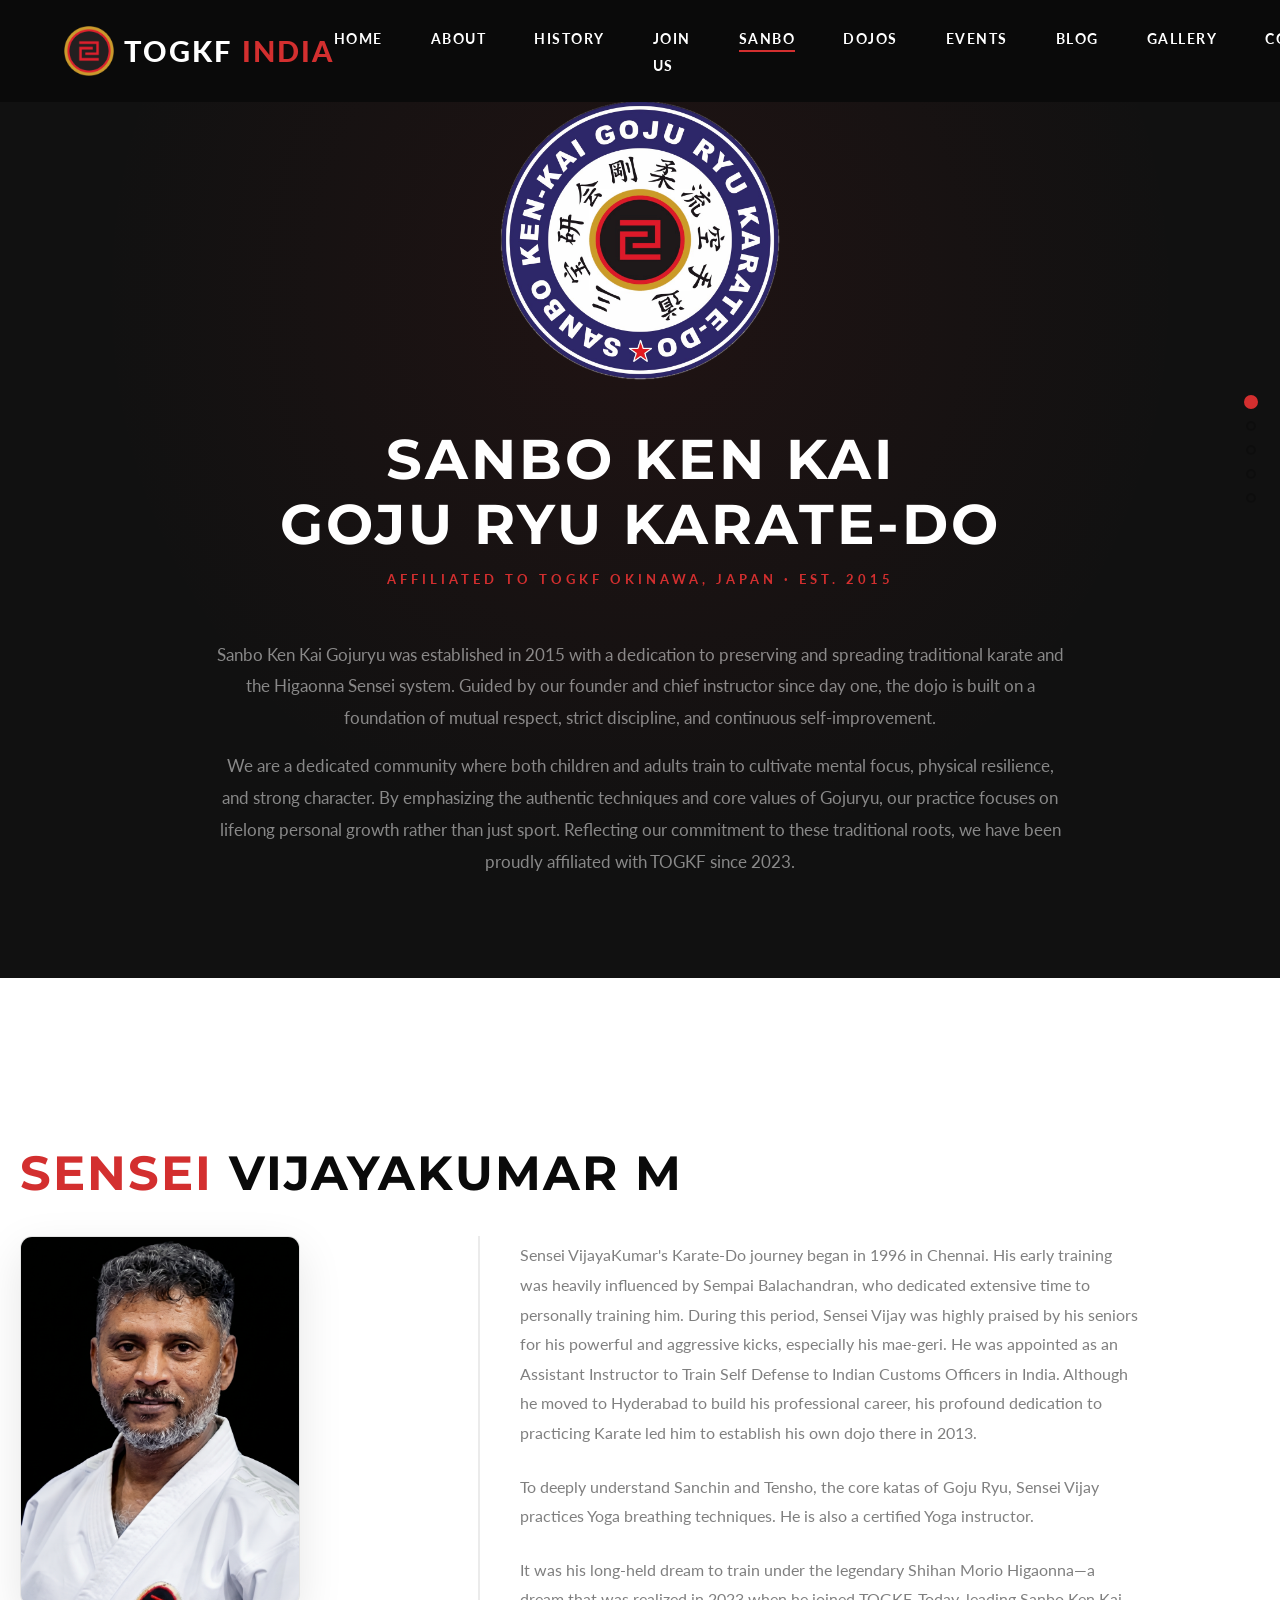
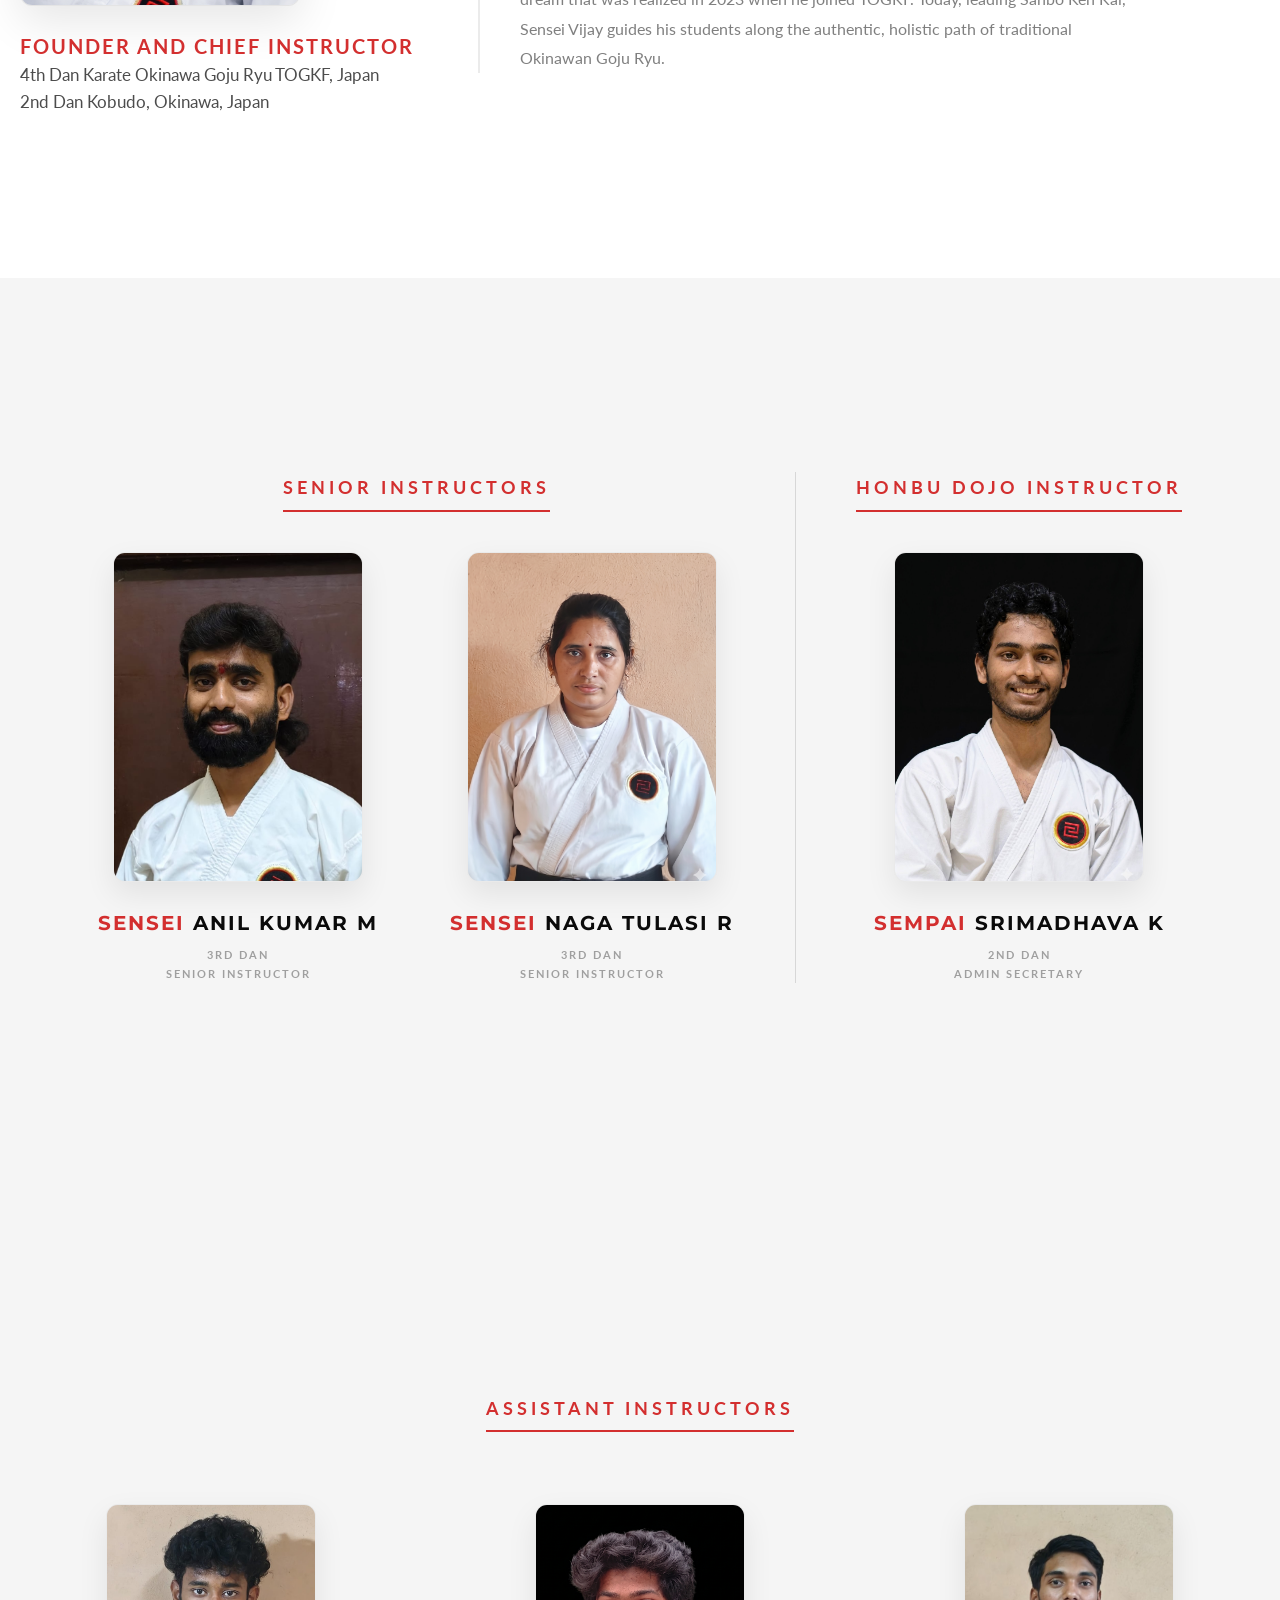
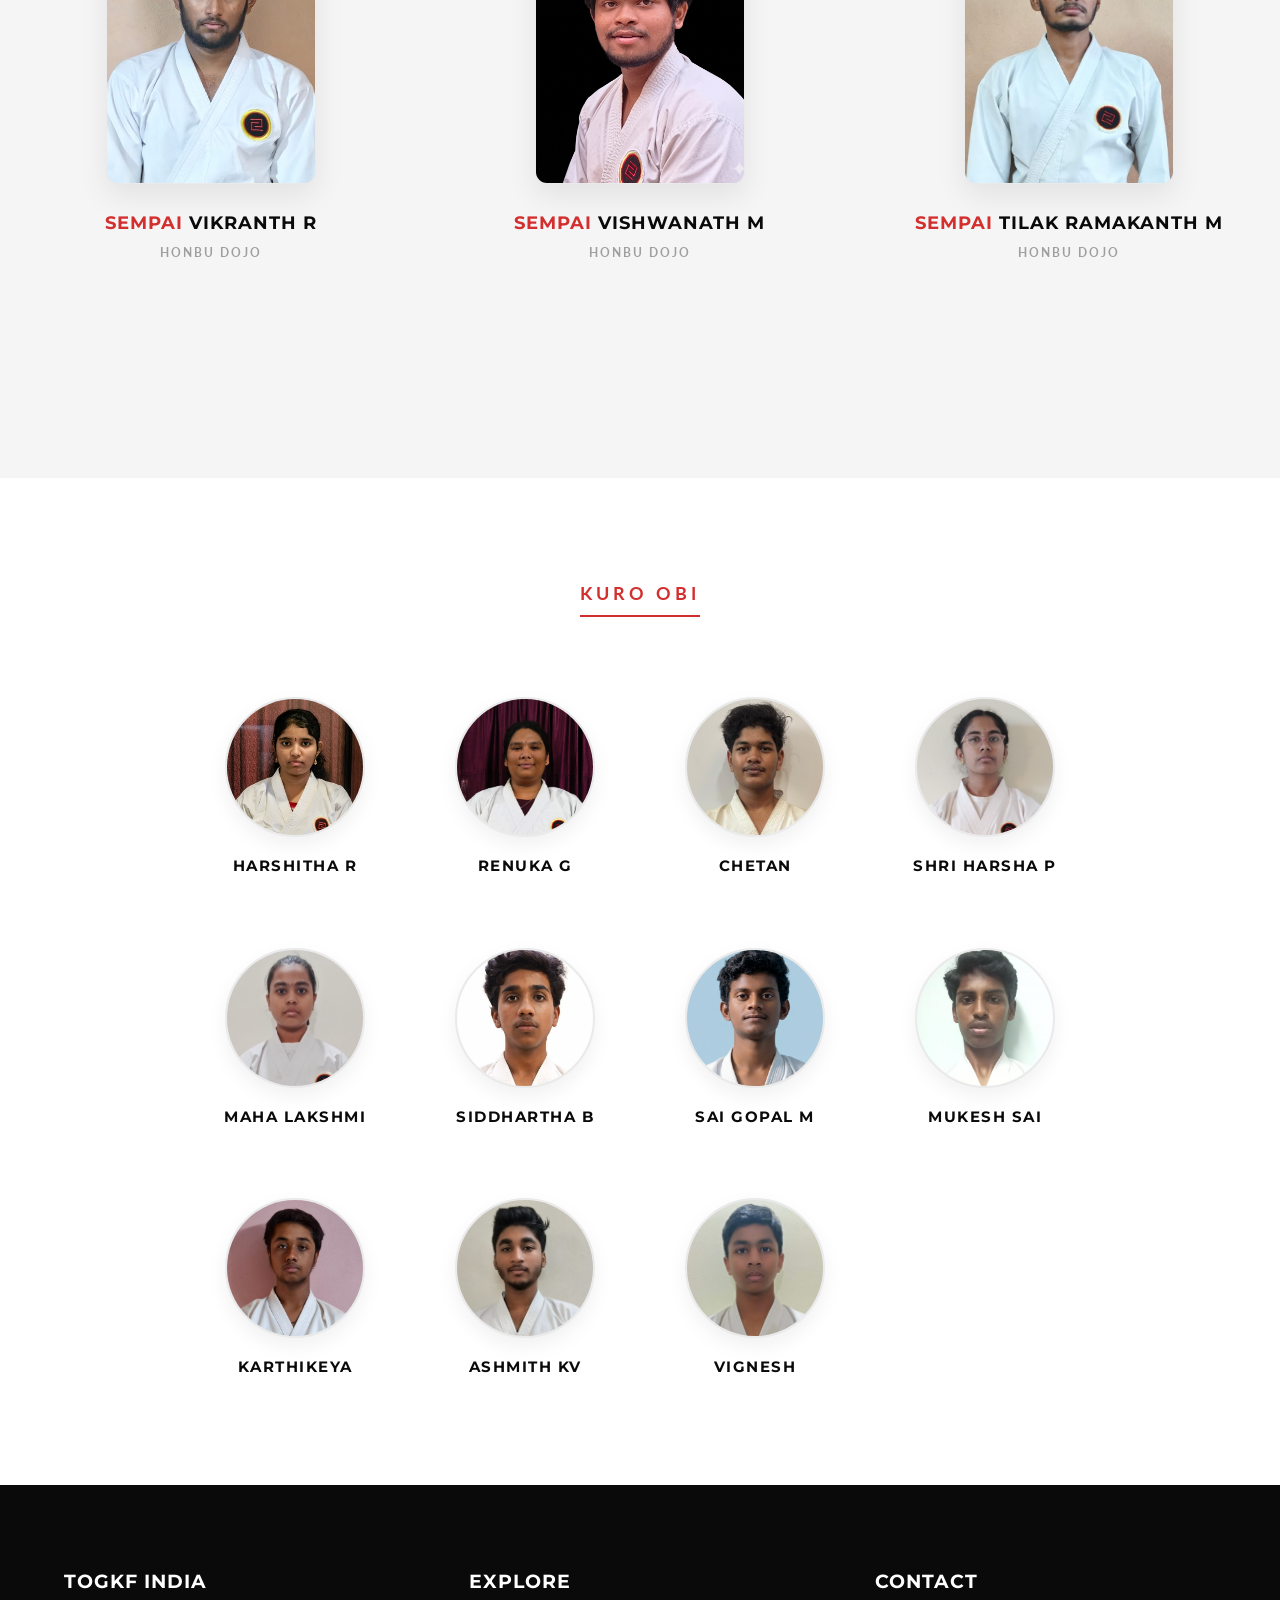
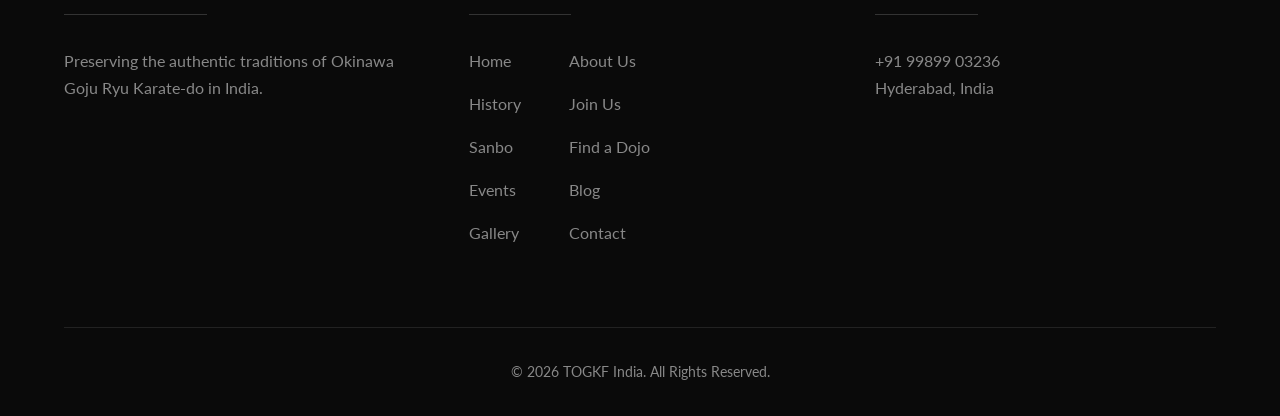
<file: skgk.html>
<!DOCTYPE html>
<html lang="en">

<head>
    <meta charset="UTF-8">
    <meta name="viewport" content="width=device-width, initial-scale=1.0">
    <title>Sanbo Ken Kai - TOGKF India</title>
    <meta name="description" content="Sanbo Ken Kai Goju Ryu Karate-Do - Affiliated to TOGKF.">
    
    <!-- Canonical URL -->
    <link rel="canonical" href="https://togkf.in/skgk">
    
    <!-- Open Graph Meta Tags -->
    <meta property="og:title" content="Sanbo Ken Kai - TOGKF India">
    <meta property="og:description" content="Sanbo Ken Kai Goju Ryu Karate-Do - Affiliated to TOGKF.">
    <meta property="og:image" content="https://togkf.in/assets/togkf_logo.png">
    <meta property="og:url" content="https://togkf.in/skgk">
    <meta property="og:type" content="website">
    <meta property="og:site_name" content="TOGKF India">

    <!-- Twitter Meta Tags -->
    <meta name="twitter:card" content="summary_large_image">
    <meta name="twitter:title" content="Sanbo Ken Kai - TOGKF India">
    <meta name="twitter:description" content="Sanbo Ken Kai Goju Ryu Karate-Do - Affiliated to TOGKF.">
    <meta name="twitter:image" content="https://togkf.in/assets/togkf_logo.png">

    <!-- Favicon -->
    <link rel="icon" type="image/png" href="/assets/logos/favicon-96x96.png" sizes="96x96" />
    <link rel="icon" type="image/svg+xml" href="/assets/logos/favicon.svg" />
    <link rel="shortcut icon" href="/assets/logos/favicon.ico" />
    <link rel="apple-touch-icon" sizes="180x180" href="/assets/logos/apple-touch-icon.png" />
    <meta name="apple-mobile-web-app-title" content="TOGKF" />
    <link rel="manifest" href="/assets/logos/site.webmanifest" />
    <link rel="preconnect" href="https://fonts.googleapis.com">
    <link rel="preconnect" href="https://fonts.gstatic.com" crossorigin>
    <link href="https://fonts.googleapis.com/css2?family=Lato:wght@300;400;700&family=Montserrat:wght@400;700;900&display=swap" rel="stylesheet">
    <link rel="stylesheet" href="css/common.css">
    <link rel="stylesheet" href="css/skgk.css">
    <!-- Google tag (gtag.js) -->
    <script async src="https://www.googletagmanager.com/gtag/js?id=G-C6S437FDSE"></script>
    <script>
        window.dataLayer = window.dataLayer || [];
        function gtag() { dataLayer.push(arguments); }
        gtag('js', new Date());
        gtag('config', 'G-C6S437FDSE');
    </script>
</head>

<body>
    <header class="dark">
        <nav>
            <a href="/" class="logo">
                <img src="assets/togkf_logo.png" alt="TOGKF Logo">
                TOGKF <span>INDIA</span>
            </a>
            <ul class="nav-links">
                <li><a href="/">Home</a></li>
                <li><a href="/about">About</a></li>
                <li><a href="/history">History</a></li>
                <li><a href="/affiliate">Join Us</a></li>
                <li><a href="/skgk" class="active">Sanbo</a></li>
                <li><a href="/dojo">Dojos</a></li>
                <li><a href="/events">Events</a></li>
                <li><a href="/blogs">Blog</a></li>
                <li><a href="/gallery">Gallery</a></li>
                <li><a href="/contact">Contact</a></li>
            </ul>
            <div class="hamburger">
                <span class="bar"></span>
                <span class="bar"></span>
                <span class="bar"></span>
            </div>
        </nav>
    </header>

    <!-- Progress Dots -->
    <div class="skgk-progress" id="skgkProgress">
        <div class="skgk-dot active" data-slide="0"></div>
        <div class="skgk-dot" data-slide="1"></div>
        <div class="skgk-dot" data-slide="2"></div>
        <div class="skgk-dot" data-slide="3"></div>
        <div class="skgk-dot" data-slide="4"></div>
    </div>

    <main>
        <!-- SLIDE 1: Intro -->
        <section class="skgk-slide slide-intro" data-slide-index="0">
            <div class="inner">
                <img loading="lazy" src="assets/skgk.png" alt="SKGK Logo" class="logo-img">
                <h1>Sanbo Ken Kai<br>Goju Ryu Karate-Do</h1>
                <p class="tagline">Affiliated to TOGKF Okinawa, Japan &middot; Est. 2015</p>
                <div class="desc">
                    <p>Sanbo Ken Kai Gojuryu was established in 2015 with a dedication to preserving and spreading
                        traditional karate and the Higaonna Sensei system. Guided by our founder and chief instructor
                        since day one, the dojo is built on a foundation of mutual respect, strict discipline, and
                        continuous self-improvement.</p>
                    <p>We are a dedicated community where both children and adults train to cultivate mental focus,
                        physical resilience, and strong character. By emphasizing the authentic techniques and core
                        values of Gojuryu, our practice focuses on lifelong personal growth rather than just sport.
                        Reflecting our commitment to these traditional roots, we have been proudly affiliated with TOGKF
                        since 2023.</p>
                </div>
            </div>
        </section>

        <!-- SLIDE 2: Chief Instructor -->
        <section class="skgk-slide slide-chief" data-slide-index="1">
            <div class="inner">
                <div class="chief-wrapper">
                    <div class="chief-header">
                        <h2><span class="instructor-title">Sensei</span> Vijayakumar M</h2>
                    </div>
                    <div class="chief-columns">
                        <div class="chief-left-col">
                            <div class="chief-photo">
                                <img loading="lazy" src="assets/instructors/vijay.png" alt="Sensei Vijay Kumar M">
                            </div>
                            <div class="chief-credentials">
                                <span class="chief-role-title">Founder and Chief Instructor</span><br>
                                4th Dan Karate Okinawa Goju Ryu TOGKF, Japan<br>
                                2nd Dan Kobudo, Okinawa, Japan
                            </div>
                        </div>
                        <div class="chief-bio">
                            <p>Sensei VijayaKumar's Karate-Do journey began in 1996 in Chennai. His early training was
                                heavily influenced by Sempai Balachandran, who dedicated extensive time to personally
                                training him. During this period, Sensei Vijay was highly praised by his seniors for his
                                powerful and aggressive kicks, especially his mae-geri. He was appointed as an Assistant
                                Instructor to Train Self Defense to Indian Customs Officers in India.
                                Although he moved to Hyderabad to build his professional career, his profound
                                dedication to practicing Karate led him to establish his own dojo there in 2013.</p>
                            <p>To deeply understand Sanchin and Tensho, the core katas of Goju Ryu, Sensei Vijay
                                practices Yoga breathing techniques. He is also a certified Yoga instructor.</p>
                            <p>It was his long-held dream to train under the legendary Shihan Morio Higaonna—a dream
                                that was realized in 2023 when he joined TOGKF. Today, leading Sanbo Ken Kai, Sensei
                                Vijay guides his students along the authentic, holistic path of traditional Okinawan
                                Goju Ryu.</p>
                        </div>
                    </div>
                </div>
            </div>
        </section>

        <!-- SLIDE 3: Senior Instructors + Honbu Dojo Admin -->
        <section class="skgk-slide slide-seniors" data-slide-index="2">
            <div class="inner">

                <div class="seniors-split">
                    <!-- Left column: Senior Instructors -->
                    <div class="seniors-col">
                        <span class="seniors-col-label">Senior Instructors</span>
                        <div class="seniors-cards-row">
                            <div class="senior-item">
                                <div class="senior-photo rect-card">
                                    <img loading="lazy" src="assets/instructors/anil.jpeg" alt="Sensei Anil Kumar M"
                                        onerror="this.src='assets/skgk.png'; this.style.opacity='0.2'">
                                </div>
                                <h3><span class="instructor-title">Sensei</span> Anil Kumar M</h3>
                                <p class="role">3rd Dan</p>
                                <p class="role">Senior Instructor</p>
                            </div>
                            <div class="senior-item">
                                <div class="senior-photo rect-card">
                                    <img loading="lazy" src="assets/instructors/tulasi.png" alt="Sensei Naga Tulasi R"
                                        onerror="this.src='assets/skgk.png'; this.style.opacity='0.2'">
                                </div>
                                <h3><span class="instructor-title">Sensei</span> Naga Tulasi R</h3>
                                <p class="role">3rd Dan</p>
                                <p class="role">Senior Instructor</p>
                            </div>
                        </div>
                    </div>

                    <!-- Vertical separator -->
                    <div class="split-divider"></div>

                    <!-- Right column: Honbu Dojo Instructor -->
                    <div class="seniors-col">
                        <span class="seniors-col-label">Honbu Dojo Instructor</span>
                        <div class="seniors-cards-row">
                            <div class="senior-item">
                                <div class="senior-photo rect-card honbu">
                                    <img loading="lazy" src="assets/instructors/srimadhava.jpg" alt="Sempai Srimadhava K"
                                        onerror="this.src='assets/skgk.png'; this.style.opacity='0.2'">
                                </div>
                                <h3><span class="instructor-title">Sempai</span> SriMadhava K</h3>
                                <p class="role">2nd Dan</p>
                                <p class="role">Admin Secretary</p>
                            </div>
                        </div>
                    </div>
                </div>

            </div>
        </section>

        <!-- SLIDE 4: Assistant Instructors -->
        <section class="skgk-slide slide-assistants" data-slide-index="3">
            <div class="inner">
                <p class="label">Assistant Instructors</p>
                <div class="seniors-row">
                    <div class="senior-item">
                        <div class="senior-photo rect-card">
                            <img loading="lazy" src="assets/instructors/vikranth.jpeg" alt="Sempai Vikranth R"
                                onerror="this.src='assets/skgk.png'; this.style.opacity='0.2'">
                        </div>
                        <h4>
                            <span class="instructor-title">Sempai</span> Vikranth R
                        </h4>
                        <p class="role">
                            Honbu Dojo</p>
                    </div>
                    <div class="senior-item">
                        <div class="senior-photo rect-card">
                            <img loading="lazy" src="assets/instructors/vishwanath.png" alt="Sempai Vishwanath M"
                                onerror="this.src='assets/skgk.png'; this.style.opacity='0.2'">
                        </div>
                        <h4>
                            <span class="instructor-title">Sempai</span> Vishwanath M
                        </h4>
                        <p class="role">
                            Honbu Dojo</p>
                    </div>
                    <div class="senior-item">
                        <div class="senior-photo rect-card">
                            <img loading="lazy" src="assets/instructors/tilak.jpeg" alt="Sempai Tilak Ramakanth"
                                onerror="this.src='assets/skgk.png'; this.style.opacity='0.2'">
                        </div>
                        <h4>
                            <span class="instructor-title">Sempai</span> Tilak Ramakanth M
                        </h4>
                        <p class="role">
                            Honbu Dojo</p>
                    </div>
                </div>
            </div>
        </section>

        <!-- SLIDE 5: Kuro Obi's -->
        <section class="skgk-slide slide-kuro-obi" data-slide-index="4">
            <div class="inner">
                <p class="label">Kuro Obi</p>
                <div class="asst-grid">
                    <div class="asst-item">
                        <div class="asst-photo"><img loading="lazy" src="assets/kuro_obi/harshitha.jpeg" alt="Harshitha R"
                                onerror="this.src='assets/skgk.png'; this.style.opacity='0.2'"></div>
                        <h4>Harshitha R</h4>
                    </div>
                    <div class="asst-item">
                        <div class="asst-photo"><img loading="lazy" src="assets/kuro_obi/renuka.jpeg" alt="Renuka G"
                                onerror="this.src='assets/skgk.png'; this.style.opacity='0.2'"></div>
                        <h4>Renuka G</h4>
                    </div>
                    <div class="asst-item">
                        <div class="asst-photo"><img loading="lazy" src="assets/kuro_obi/chetan.jpeg" alt="Chetan"
                                onerror="this.src='assets/skgk.png'; this.style.opacity='0.2'"></div>
                        <h4>Chetan</h4>
                    </div>
                    <div class="asst-item">
                        <div class="asst-photo"><img loading="lazy" src="assets/kuro_obi/harsha.jpeg" alt=" Shri Harsha P"
                                onerror="this.src='assets/skgk.png'; this.style.opacity='0.2'"></div>
                        <h4>Shri Harsha P</h4>
                    </div>
                    <div class="asst-item">
                        <div class="asst-photo"><img loading="lazy" src="assets/kuro_obi/maha.jpeg" alt="Maha Lakshmi K"
                                onerror="this.src='assets/skgk.png'; this.style.opacity='0.2'"></div>
                        <h4>Maha Lakshmi</h4>
                    </div>
                    <div class="asst-item">
                        <div class="asst-photo"><img loading="lazy" src="assets/kuro_obi/siddhartha.jpeg" alt="Sai Siddhartha"
                                onerror="this.src='assets/skgk.png'; this.style.opacity='0.2'"></div>
                        <h4>Siddhartha B</h4>
                    </div>
                    <div class="asst-item">
                        <div class="asst-photo"><img loading="lazy" src="assets/kuro_obi/gopal.png" alt="Sai Gopal M"
                                onerror="this.src='assets/skgk.png'; this.style.opacity='0.2'"></div>
                        <h4>Sai Gopal M</h4>
                    </div>
                    <div class="asst-item">
                        <div class="asst-photo"><img loading="lazy" src="assets/kuro_obi/mukesh.jpeg" alt="Mukesh Sai"
                                onerror="this.src='assets/skgk.png'; this.style.opacity='0.2'"></div>
                        <h4>Mukesh Sai</h4>
                    </div>
                    <div class="asst-item">
                        <div class="asst-photo"><img loading="lazy" src="assets/kuro_obi/karthikeya.jpeg" alt="Karthikeya R"
                                onerror="this.src='assets/skgk.png'; this.style.opacity='0.2'"></div>
                        <h4>Karthikeya</h4>
                    </div>
                    <div class="asst-item">
                        <div class="asst-photo"><img loading="lazy" src="assets/kuro_obi/asmith.jpeg" alt="Ashmith KV"
                                onerror="this.src='assets/skgk.png'; this.style.opacity='0.2'"></div>
                        <h4>Ashmith KV</h4>
                    </div>
                    <div class="asst-item">
                        <div class="asst-photo"><img loading="lazy" src="assets/kuro_obi/vignesh.jpeg" alt="Vignesh"
                                onerror="this.src='assets/skgk.png'; this.style.opacity='0.2'"></div>
                        <h4>Vignesh</h4>
                    </div>
                </div>
            </div>
        </section>
    </main>

    <footer>
        <div class="container">
            <div class="footer-content">
                <div class="footer-section">
                    <h3>TOGKF India</h3>
                    <p>Preserving the authentic traditions of Okinawa Goju Ryu Karate-do in India.</p>
                </div>
                <div class="footer-section">
                    <h3>Explore</h3>
                    <ul class="footer-explore-grid">
                        <li><a href="/">Home</a></li>
                        <li><a href="/about">About Us</a></li>
                        <li><a href="/history">History</a></li>
                        <li><a href="/affiliate">Join Us</a></li>
                        <li><a href="/skgk">Sanbo</a></li>
                        <li><a href="/dojo">Find a Dojo</a></li>
                        <li><a href="/events">Events</a></li>
                        <li><a href="/blogs">Blog</a></li>
                        <li><a href="/gallery">Gallery</a></li>
                        <li><a href="/contact">Contact</a></li>
                    </ul>
                </div>
                <div class="footer-section">
                    <h3>Contact</h3>
                    <p><a href="tel:+919989903236">+91 99899 03236</a></p>
                    <p>Hyderabad, India</p>
                </div>
            </div>
            <div class="footer-bottom">
                <p>&copy; 2026 TOGKF India. All Rights Reserved.</p>
            </div>
        </div>
    </footer>

    <script defer src="js/main.js"></script>
    <script>
        // Progress dots — highlight active slide on scroll
        (function () {
            const slides = document.querySelectorAll('.skgk-slide');
            const dots = document.querySelectorAll('.skgk-dot');

            if (!slides.length || !dots.length) return;

            const observer = new IntersectionObserver((entries) => {
                entries.forEach(entry => {
                    if (entry.isIntersecting) {
                        const idx = entry.target.dataset.slideIndex;
                        dots.forEach(d => d.classList.remove('active'));
                        const activeDot = document.querySelector(`.skgk-dot[data-slide="${idx}"]`);
                        if (activeDot) activeDot.classList.add('active');
                    }
                });
            }, { threshold: 0.5 });

            slides.forEach(s => observer.observe(s));

            // Click dots to scroll
            dots.forEach(dot => {
                dot.addEventListener('click', () => {
                    const target = document.querySelector(`.skgk-slide[data-slide-index="${dot.dataset.slide}"]`);
                    if (target) target.scrollIntoView({ behavior: 'smooth' });
                });
            });
        })();
    </script>
</body>

</html>
</file>
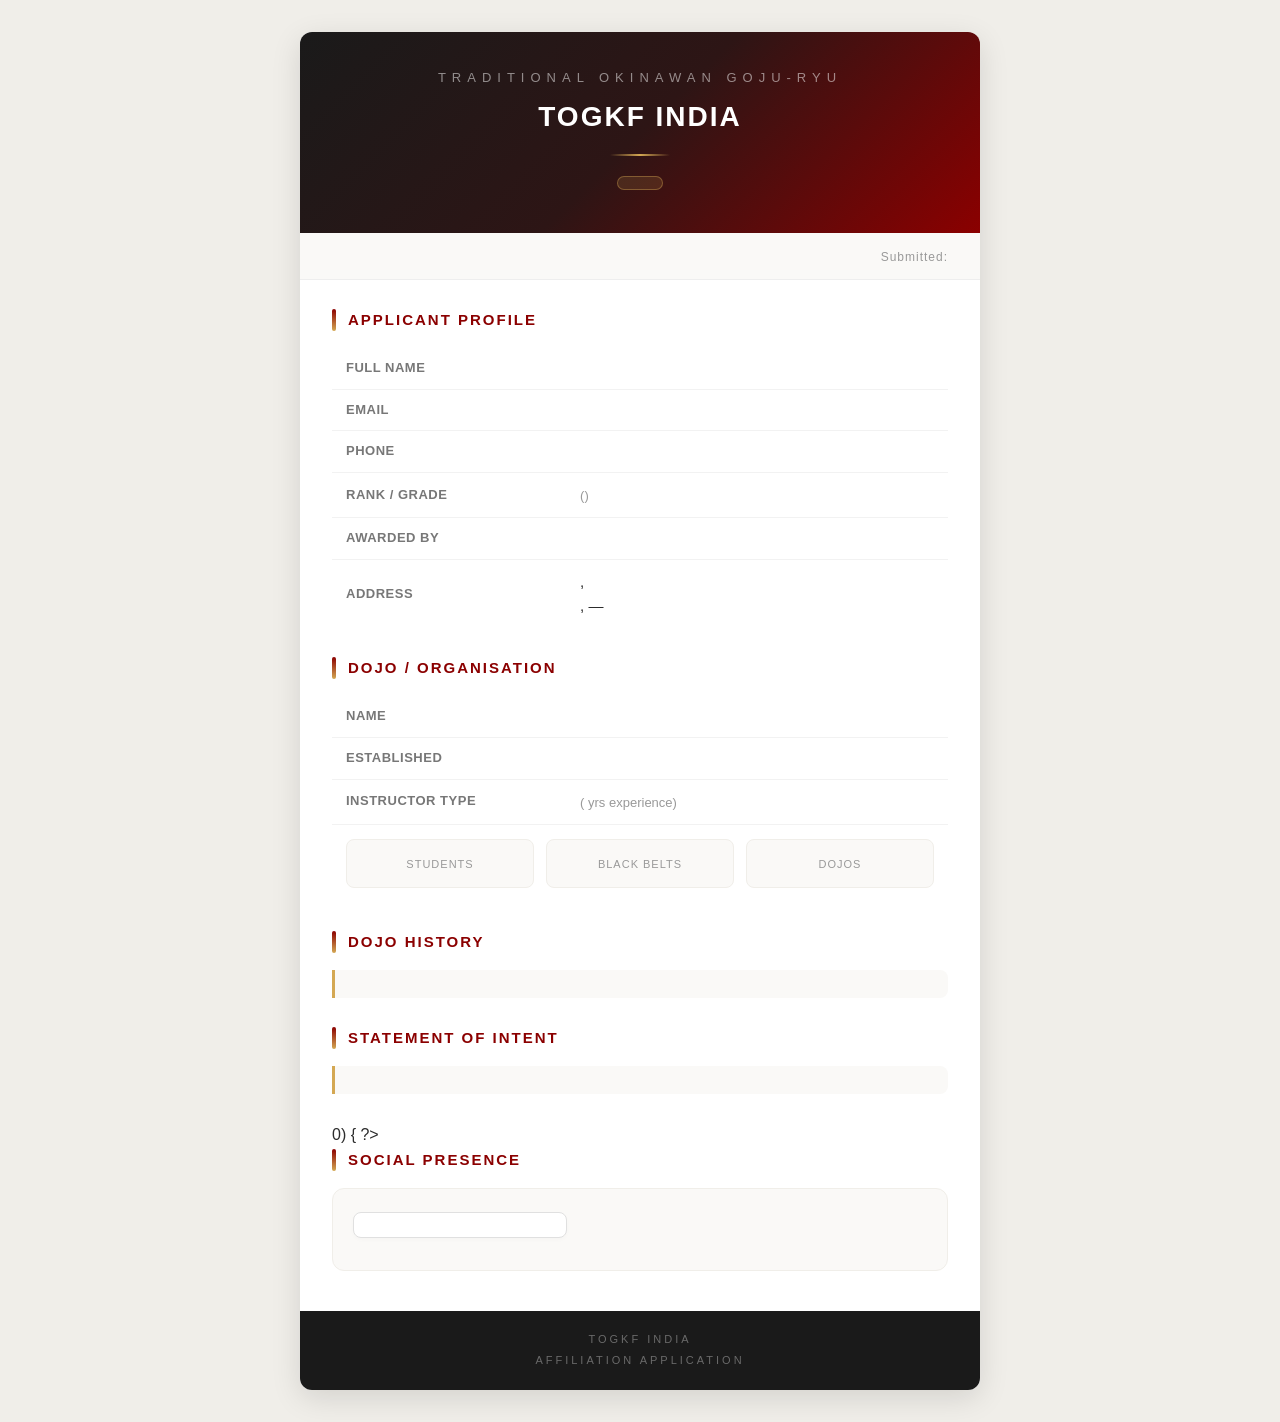
<file: scripts/affiliate/pdf_template.html>
<!DOCTYPE html>
<html lang="en">
<head>
  <meta charset="UTF-8">
  <meta name="viewport" content="width=device-width, initial-scale=1.0">
  <title>TOGKF India — Affiliation Application</title>
</head>
<body style="margin:0;padding:0;background:#f0eee9;font-family:'Segoe UI',Roboto,Arial,sans-serif;color:#2c2c2c;line-height:1.6;">

  <!-- Outer wrapper -->
  <div style="max-width:680px;margin:32px auto;background:#ffffff;border-radius:12px;overflow:hidden;box-shadow:0 8px 30px rgba(0,0,0,0.12);">

    <!-- Header -->
    <div style="background:linear-gradient(135deg,#1a1a1a 0%,#2d1515 50%,#8B0000 100%);padding:36px 32px;text-align:center;">
      <div style="font-size:13px;letter-spacing:6px;text-transform:uppercase;color:rgba(255,255,255,0.5);margin-bottom:6px;">Traditional Okinawan Goju-Ryu</div>
      <div style="font-size:28px;font-weight:700;color:#ffffff;letter-spacing:2px;">TOGKF INDIA</div>
      <div style="width:60px;height:2px;background:linear-gradient(90deg,transparent,#d4a853,transparent);margin:14px auto;"></div>
      <div style="display:inline-block;background:rgba(212,168,83,0.15);border:1px solid rgba(212,168,83,0.4);border-radius:20px;padding:6px 22px;margin-top:6px;">
        <span style="font-size:12px;letter-spacing:2px;font-weight:600;text-transform:uppercase;color:#d4a853;"><?= membershipType ?></span>
      </div>
    </div>

    <!-- Submission Date -->
    <div style="background:#faf9f7;padding:10px 32px;border-bottom:1px solid #eee;text-align:right;">
      <span style="font-size:12px;color:#999;letter-spacing:1px;">Submitted: <?= new Date().toLocaleDateString('en-IN', {day:'numeric', month:'long', year:'numeric'}) ?></span>
    </div>

    <!-- Content -->
    <div style="padding:28px 32px;">

      <!-- Section: Applicant -->
      <div style="margin-bottom:28px;">
        <div style="display:flex;align-items:center;margin-bottom:16px;">
          <div style="width:4px;height:22px;background:linear-gradient(180deg,#8B0000,#d4a853);border-radius:2px;margin-right:12px;"></div>
          <span style="font-size:15px;font-weight:700;letter-spacing:2px;text-transform:uppercase;color:#8B0000;">Applicant Profile</span>
        </div>
        <table style="width:100%;border-collapse:collapse;">
          <tr>
            <td style="padding:10px 14px;width:38%;font-size:13px;font-weight:600;color:#777;text-transform:uppercase;letter-spacing:0.5px;border-bottom:1px solid #f2f2f2;">Full Name</td>
            <td style="padding:10px 14px;font-size:15px;color:#2c2c2c;border-bottom:1px solid #f2f2f2;"><?= d.prefix ?> <?= d.firstName ?> <?= d.lastName ?></td>
          </tr>
          <tr>
            <td style="padding:10px 14px;width:38%;font-size:13px;font-weight:600;color:#777;text-transform:uppercase;letter-spacing:0.5px;border-bottom:1px solid #f2f2f2;">Email</td>
            <td style="padding:10px 14px;font-size:15px;color:#2c2c2c;border-bottom:1px solid #f2f2f2;"><a href="mailto:<?= d.email ?>" style="color:#8B0000; text-decoration:none;"><?= d.email ?></a></td>
          </tr>
          <tr>
            <td style="padding:10px 14px;width:38%;font-size:13px;font-weight:600;color:#777;text-transform:uppercase;letter-spacing:0.5px;border-bottom:1px solid #f2f2f2;">Phone</td>
            <td style="padding:10px 14px;font-size:15px;color:#2c2c2c;border-bottom:1px solid #f2f2f2;"><a href="tel:<?= d.mobile ?>" style="color:#2c2c2c; text-decoration:none;"><?= d.mobile ?></a></td>
          </tr>
          <? if (d.rank && d.rank !== 'N/A') { ?>
          <tr>
            <td style="padding:10px 14px;width:38%;font-size:13px;font-weight:600;color:#777;text-transform:uppercase;letter-spacing:0.5px;border-bottom:1px solid #f2f2f2;">Rank / Grade</td>
            <td style="padding:10px 14px;font-size:15px;color:#2c2c2c;border-bottom:1px solid #f2f2f2;"><?= d.rank ?><? if (d.dateGraded && d.dateGraded !== 'N/A') { ?> <span style="color:#999;font-size:13px;">(<?= formatDate(d.dateGraded) ?>)</span><? } ?></td>
          </tr>
          <? } ?>
          <? if (d.awardedBy && d.awardedBy !== 'N/A') { ?>
          <tr>
            <td style="padding:10px 14px;width:38%;font-size:13px;font-weight:600;color:#777;text-transform:uppercase;letter-spacing:0.5px;border-bottom:1px solid #f2f2f2;">Awarded By</td>
            <td style="padding:10px 14px;font-size:15px;color:#2c2c2c;border-bottom:1px solid #f2f2f2;"><?= d.awardedBy ?></td>
          </tr>
          <? } ?>
          <tr>
            <td style="padding:10px 14px;width:38%;font-size:13px;font-weight:600;color:#777;text-transform:uppercase;letter-spacing:0.5px;">Address</td>
            <td style="padding:10px 14px;font-size:15px;color:#2c2c2c;">
              <?= d.address1 ?><? if (d.address2) { ?>, <?= d.address2 ?><? } ?><br>
              <?= d.city ?>, <?= d.state ?> — <?= d.pincode ?>
            </td>
          </tr>
        </table>
      </div>

      <? if (d.affiliation_type !== 'Individual Member') { ?>
      <!-- Section: Dojo / Organisation -->
      <div style="margin-bottom:28px;">
        <div style="display:flex;align-items:center;margin-bottom:16px;">
          <div style="width:4px;height:22px;background:linear-gradient(180deg,#8B0000,#d4a853);border-radius:2px;margin-right:12px;"></div>
          <span style="font-size:15px;font-weight:700;letter-spacing:2px;text-transform:uppercase;color:#8B0000;">Dojo / Organisation</span>
        </div>
        <table style="width:100%;border-collapse:collapse;">
          <tr>
            <td style="padding:10px 14px;width:38%;font-size:13px;font-weight:600;color:#777;text-transform:uppercase;letter-spacing:0.5px;border-bottom:1px solid #f2f2f2;">Name</td>
            <td style="padding:10px 14px;font-size:15px;color:#2c2c2c;border-bottom:1px solid #f2f2f2;"><?= d.orgName ?></td>
          </tr>
          <? if (d.dateEstablished && d.dateEstablished !== 'N/A') { ?>
          <tr>
            <td style="padding:10px 14px;width:38%;font-size:13px;font-weight:600;color:#777;text-transform:uppercase;letter-spacing:0.5px;border-bottom:1px solid #f2f2f2;">Established</td>
            <td style="padding:10px 14px;font-size:15px;color:#2c2c2c;border-bottom:1px solid #f2f2f2;"><?= formatDate(d.dateEstablished) ?></td>
          </tr>
          <? } ?>
          <tr>
            <td style="padding:10px 14px;width:38%;font-size:13px;font-weight:600;color:#777;text-transform:uppercase;letter-spacing:0.5px;border-bottom:1px solid #f2f2f2;">Instructor Type</td>
            <td style="padding:10px 14px;font-size:15px;color:#2c2c2c;border-bottom:1px solid #f2f2f2;"><?= d.instructorType ?> <span style="color:#999;font-size:13px;">(<?= d.yearsPracticing ?> yrs experience)</span></td>
          </tr>

          <!-- Stats row -->
          <tr>
            <td colspan="2" style="padding:14px;">
              <div style="display:flex;gap:12px;">
                <div style="flex:1;background:#faf9f7;border-radius:8px;padding:14px;text-align:center;border:1px solid #f0eee9;">
                  <div style="font-size:24px;font-weight:700;color:#8B0000;"><?= d.numStudents || 0 ?></div>
                  <div style="font-size:11px;text-transform:uppercase;letter-spacing:1px;color:#999;margin-top:2px;">Students</div>
                </div>
                <div style="flex:1;background:#faf9f7;border-radius:8px;padding:14px;text-align:center;border:1px solid #f0eee9;">
                  <div style="font-size:24px;font-weight:700;color:#1a1a1a;"><?= d.numBlackBelts || 0 ?></div>
                  <div style="font-size:11px;text-transform:uppercase;letter-spacing:1px;color:#999;margin-top:2px;">Black Belts</div>
                </div>
                <? if (d.affiliation_type === 'Organization') { ?>
                <div style="flex:1;background:#faf9f7;border-radius:8px;padding:14px;text-align:center;border:1px solid #f0eee9;">
                  <div style="font-size:24px;font-weight:700;color:#1a1a1a;"><?= d.numDojos || 0 ?></div>
                  <div style="font-size:11px;text-transform:uppercase;letter-spacing:1px;color:#999;margin-top:2px;">Dojos</div>
                </div>
                <? } ?>
              </div>
            </td>
          </tr>
        </table>
      </div>
      <? } ?>

      <? if (d.history && d.history !== 'N/A') { ?>
      <!-- Section: History -->
      <div style="margin-bottom:28px;">
        <div style="display:flex;align-items:center;margin-bottom:16px;">
          <div style="width:4px;height:22px;background:linear-gradient(180deg,#8B0000,#d4a853);border-radius:2px;margin-right:12px;"></div>
          <span style="font-size:15px;font-weight:700;letter-spacing:2px;text-transform:uppercase;color:#8B0000;">Dojo History</span>
        </div>
        <div style="background:#faf9f7;border-left:3px solid #d4a853;padding:14px 18px;border-radius:0 8px 8px 0;font-size:14px;color:#555;line-height:1.7;">
          <?= d.history ?>
        </div>
      </div>
      <? } ?>

      <!-- Section: Statement -->
      <div style="margin-bottom:28px;">
        <div style="display:flex;align-items:center;margin-bottom:16px;">
          <div style="width:4px;height:22px;background:linear-gradient(180deg,#8B0000,#d4a853);border-radius:2px;margin-right:12px;"></div>
          <span style="font-size:15px;font-weight:700;letter-spacing:2px;text-transform:uppercase;color:#8B0000;">Statement of Intent</span>
        </div>
        <div style="background:#faf9f7;border-left:3px solid #d4a853;padding:14px 18px;border-radius:0 8px 8px 0;font-size:14px;color:#555;line-height:1.7;">
          <?= d.whyJoin ?>
        </div>
      </div>

      <? if (socialLinksArray && socialLinksArray.length > 0) { ?>
      <!-- Section: Social -->
      <div style="margin-bottom:12px;">
        <div style="display:flex;align-items:center;margin-bottom:16px;">
          <div style="width:4px;height:22px;background:linear-gradient(180deg,#8B0000,#d4a853);border-radius:2px;margin-right:12px;"></div>
          <span style="font-size:15px;font-weight:700;letter-spacing:2px;text-transform:uppercase;color:#8B0000;">Social Presence</span>
        </div>
        <div style="background:#faf9f7;padding:20px;border-radius:12px;border:1px solid #f0eee9;">
          <? for (var i = 0; i < socialLinksArray.length; i++) { 
               var link = socialLinksArray[i];
          ?>
            <div style="display: inline-block; background: #ffffff; border: 1px solid #e0e0e0; border-radius: 8px; padding: 10px 16px; margin: 0 8px 12px 0; min-width: 180px; box-shadow: 0 2px 4px rgba(0,0,0,0.02);">
              <div style="font-size: 10px; font-weight: 700; color: #999; text-transform: uppercase; letter-spacing: 1px; margin-bottom: 4px;"><?= link.platform ?></div>
              <a href="<?= link.url ?>" target="_blank" style="color:#8B0000; text-decoration:none; font-size: 14px; font-weight: 500; display: block; overflow: hidden; text-overflow: ellipsis; white-space: nowrap;"><?= link.url.replace(/^https?:\/\/(www\.)?/, '') ?></a>
            </div>
          <? } ?>
        </div>
      </div>
      <? } ?>

    </div>

    <!-- Footer -->
    <div style="background:#1a1a1a;padding:20px 32px;text-align:center;">
      <div style="font-size:11px;letter-spacing:3px;text-transform:uppercase;color:rgba(255,255,255,0.35);">TOGKF India</div>
      <div style="font-size:11px;letter-spacing:3px;text-transform:uppercase;color:rgba(255,255,255,0.35);margin-top:4px;">Affiliation Application</div>
    </div>

  </div>

</body>
</html>
</file>
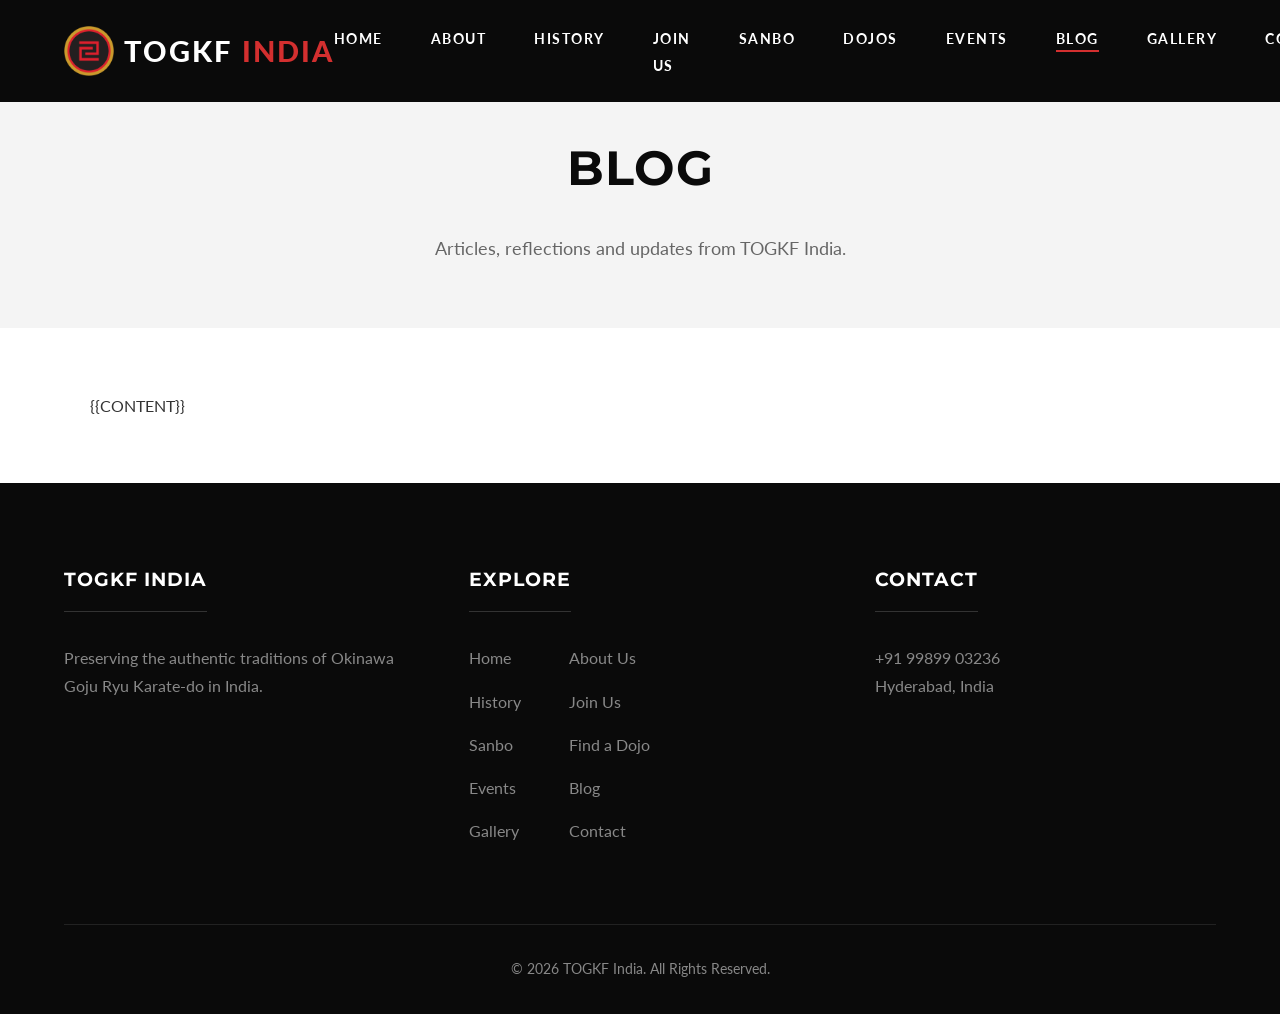
<file: scripts/blog_templates/listing.html>
<!DOCTYPE html>
<html lang="en">

<head>
  <meta charset="UTF-8">
  <meta name="viewport" content="width=device-width, initial-scale=1.0">
  <title>Blog - TOGKF India</title>
  <meta name="description"
    content="Articles, reflections and updates from TOGKF India — Traditional Okinawa Goju Ryu Karate Federation." />
  <link rel="canonical" href="https://togkf.in/blogs">
  <meta property="og:title" content="Blog - TOGKF India">
  <meta property="og:description"
    content="Articles, reflections and updates from TOGKF India — Traditional Okinawa Goju Ryu Karate Federation.">
  <meta property="og:image" content="https://togkf.in/assets/togkf_logo.png">
  <meta property="og:url" content="https://togkf.in/blogs">
  <meta property="og:type" content="website">
  <meta property="og:site_name" content="TOGKF India">
  <meta name="twitter:card" content="summary_large_image">
  <meta name="twitter:title" content="Blog - TOGKF India">
  <meta name="twitter:description"
    content="Articles, reflections and updates from TOGKF India — Traditional Okinawa Goju Ryu Karate Federation.">
  <meta name="twitter:image" content="https://togkf.in/assets/togkf_logo.png">
  <link rel="icon" type="image/png" href="/assets/logos/favicon-96x96.png" sizes="96x96" />
  <link rel="icon" type="image/svg+xml" href="/assets/logos/favicon.svg" />
  <link rel="shortcut icon" href="/assets/logos/favicon.ico" />
  <link rel="apple-touch-icon" sizes="180x180" href="/assets/logos/apple-touch-icon.png" />
  <meta name="apple-mobile-web-app-title" content="TOGKF" />
  <link rel="manifest" href="/assets/logos/site.webmanifest" />
  <link rel="preconnect" href="https://fonts.googleapis.com">
  <link rel="preconnect" href="https://fonts.gstatic.com" crossorigin>
  <link href="https://fonts.googleapis.com/css2?family=Lato:wght@300;400;700&family=Montserrat:wght@400;700;900&display=swap" rel="stylesheet">
  <link rel="stylesheet" href="/css/common.css">
  <link rel="stylesheet" href="/css/blogs.css">
  <link rel="stylesheet" href="https://cdnjs.cloudflare.com/ajax/libs/font-awesome/6.0.0/css/all.min.css" media="print" onload="this.media='all'" />
  <noscript><link rel="stylesheet" href="https://cdnjs.cloudflare.com/ajax/libs/font-awesome/6.0.0/css/all.min.css" /></noscript>
  <script async src="https://www.googletagmanager.com/gtag/js?id=G-C6S437FDSE"></script>
  <script>
    window.dataLayer = window.dataLayer || [];
    function gtag() { dataLayer.push(arguments); }
    gtag('js', new Date());
    gtag('config', 'G-C6S437FDSE');
  </script>
</head>

<body>
  <header class="dark" role="banner">
    <nav role="navigation" aria-label="Main Navigation">
      <a href="/" class="logo">
        <img src="/assets/togkf_logo.png" alt="TOGKF India logo" />
        TOGKF <span>INDIA</span>
      </a>
      <ul class="nav-links">
        <li><a href="/">Home</a></li>
        <li><a href="/about">About</a></li>
        <li><a href="/history">History</a></li>
        <li><a href="/affiliate">Join Us</a></li>
        <li><a href="/skgk">Sanbo</a></li>
        <li><a href="/dojo">Dojos</a></li>
        <li><a href="/events">Events</a></li>
        <li><a href="/blogs" class="active" aria-current="page">Blog</a></li>
        <li><a href="/gallery">Gallery</a></li>
        <li><a href="/contact">Contact</a></li>
      </ul>
      <div class="hamburger" aria-hidden="true">
        <span class="bar"></span>
        <span class="bar"></span>
        <span class="bar"></span>
      </div>
    </nav>
  </header>

  <main style="padding-top: 80px;">
    <section class="page-header fade-in-section is-visible"
      style="background-color: #f4f4f4; padding: 3rem 0; text-align: center;">
      <div class="container">
        <h1 style="color: #0a0a0a; font-size: 3rem;">Blog</h1>
        <p style="max-width: 700px; margin: 1rem auto; color: #666; font-size: 1.1rem;">
          Articles, reflections and updates from TOGKF India.
        </p>
      </div>
    </section>

    <section class="content-section fade-in-section is-visible" style="padding: 4rem 0;">
      <div class="container" style="max-width: 1100px;">
        {{CONTENT}}
      </div>
    </section>
  </main>

  <footer>
    <div class="container">
      <div class="footer-content">
        <div class="footer-section">
          <h3>TOGKF India</h3>
          <p>Preserving the authentic traditions of Okinawa Goju Ryu Karate-do in India.</p>
        </div>
        <div class="footer-section">
          <h3>Explore</h3>
          <ul class="footer-explore-grid">
            <li><a href="/">Home</a></li>
            <li><a href="/about">About Us</a></li>
            <li><a href="/history">History</a></li>
            <li><a href="/affiliate">Join Us</a></li>
            <li><a href="/skgk">Sanbo</a></li>
            <li><a href="/dojo">Find a Dojo</a></li>
            <li><a href="/events">Events</a></li>
            <li><a href="/blogs">Blog</a></li>
            <li><a href="/gallery">Gallery</a></li>
            <li><a href="/contact">Contact</a></li>
          </ul>
        </div>
        <div class="footer-section">
          <h3>Contact</h3>
          <p><a href="tel:+919989903236">+91 99899 03236</a></p>
          <p>Hyderabad, India</p>
        </div>
      </div>
      <div class="footer-bottom">
        <p>&copy; 2026 TOGKF India. All Rights Reserved.</p>
      </div>
    </div>
  </footer>

  <script defer src="/js/main.js"></script>
</body>

</html>
</file>
<file: css/common.css>
/* Fonts loaded via <link> in HTML head for faster non-blocking delivery */

:root {
    --primary-color: #0a0a0a;
    /* Almost black */
    --secondary-color: #ffffff;
    --accent-color: #D32F2F;
    /* Deep Red */
    --text-color: #e0e0e0;
    /* Off-white for dark mode feel */
    --text-dark: #333333;
    --bg-dark: #111111;
    --bg-light: #f9f9f9;
    --font-heading: 'Montserrat', sans-serif;
    --font-body: 'Lato', sans-serif;
    --transition: all 0.4s cubic-bezier(0.165, 0.84, 0.44, 1);
}

* {
    margin: 0;
    padding: 0;
    box-sizing: border-box;
}

body {
    font-family: var(--font-body);
    line-height: 1.7;
    color: var(--text-dark);
    background-color: var(--secondary-color);
    overflow-x: hidden;
}

h1,
h2,
h3,
h4 {
    font-family: var(--font-heading);
    font-weight: 700;
    color: var(--primary-color);
    text-transform: uppercase;
    letter-spacing: 1px;
    margin-bottom: 1.5rem;
}

a {
    text-decoration: none;
    color: inherit;
    transition: var(--transition);
}

/* --- Navigation --- */
body > header {
    position: fixed;
    width: 100%;
    top: 0;
    z-index: 1000;
    transition: var(--transition);
    padding: 1.5rem 0;
    background: transparent;
}

body > header.scrolled {
    background: rgba(255, 255, 255, 0.95);
    padding: 1rem 0;
    box-shadow: 0 4px 20px rgba(0, 0, 0, 0.05);
    backdrop-filter: blur(10px);
}

nav {
    display: flex;
    justify-content: space-between;
    align-items: center;
    width: 90%;
    max-width: 1400px;
    margin: 0 auto;
}

.logo {
    font-size: 1.8rem;
    font-weight: 900;
    color: var(--secondary-color);
    /* White initially */
    letter-spacing: 2px;
    display: flex;
    align-items: center;
    gap: 10px;
}

.logo img {
    height: 50px;
    width: auto;
}

body > header.scrolled .logo {
    color: var(--primary-color);
}

.logo span {
    color: var(--accent-color);
}

.nav-links {
    display: flex;
    list-style: none;
    gap: 3rem;
}

.nav-links li a {
    font-weight: 700;
    font-size: 0.85rem;
    color: var(--secondary-color);
    text-transform: uppercase;
    letter-spacing: 1.5px;
    position: relative;
}

body > header.scrolled .nav-links li a {
    color: var(--primary-color);
}

.nav-links li a::after {
    content: '';
    position: absolute;
    width: 0;
    height: 2px;
    bottom: -5px;
    left: 0;
    background-color: var(--accent-color);
    transition: var(--transition);
}

.nav-links li a:hover::after,
.nav-links li a.active::after {
    width: 100%;
}

.hamburger {
    display: none;
    cursor: pointer;
}

.bar {
    display: block;
    width: 30px;
    height: 2px;
    margin: 6px auto;
    background-color: var(--secondary-color);
    transition: var(--transition);
}

body > header.scrolled .bar {
    background-color: var(--primary-color);
}

/* Keep header text white on pages that have a dark header (inline style or `.dark` class) */
body > header.dark,
body > header[style*="#0a0a0a"] {
    background: var(--primary-color);
}

body > header.dark .logo,
body > header[style*="#0a0a0a"] .logo,
body > header.dark .nav-links li a,
body > header[style*="#0a0a0a"] .nav-links li a {
    color: var(--secondary-color);
}

body > header.dark.scrolled,
body > header[style*="#0a0a0a"].scrolled {
    background: rgba(10, 10, 10, 0.95);
    box-shadow: 0 4px 20px rgba(0, 0, 0, 0.15);
}

body > header.dark.scrolled .logo,
body > header[style*="#0a0a0a"].scrolled .logo,
body > header.dark.scrolled .nav-links li a,
body > header[style*="#0a0a0a"].scrolled .nav-links li a {
    color: var(--secondary-color);
}

body > header.dark .bar,
body > header[style*="#0a0a0a"] .bar,
body > header.dark.scrolled .bar,
body > header[style*="#0a0a0a"].scrolled .bar {
    background-color: var(--secondary-color);
}

body > header.dark .hamburger.active .bar,
body > header[style*="#0a0a0a"] .hamburger.active .bar {
    background-color: var(--secondary-color);
}

/* --- Sections --- */
section {
    padding: 3rem 0;
}

.container {
    width: 90%;
    max-width: 1200px;
    margin: 0 auto;
}

.section-title {
    text-align: center;
    font-size: 2.5rem;
    margin-bottom: 5rem;
    position: relative;
    display: inline-block;
    left: 50%;
    transform: translateX(-50%);
}

.section-title::after {
    content: '';
    display: block;
    width: 60px;
    height: 4px;
    background: var(--accent-color);
    margin: 15px auto 0;
}

/* --- Buttons --- */
.btn {
    display: inline-block;
    padding: 1rem 3rem;
    background: transparent;
    color: var(--secondary-color);
    border: 2px solid var(--secondary-color);
    font-weight: 700;
    text-transform: uppercase;
    letter-spacing: 2px;
    cursor: pointer;
    transition: var(--transition);
}

.btn:hover {
    background: var(--secondary-color);
    color: var(--primary-color);
    transform: translateY(-3px);
    box-shadow: 0 10px 20px rgba(0, 0, 0, 0.2);
}

.btn-primary {
    background: var(--accent-color);
    border-color: var(--accent-color);
}

.btn-primary:hover {
    background: #b71c1c;
    border-color: #b71c1c;
    color: var(--secondary-color);
}

/* --- Footer --- */
footer {
    background: var(--primary-color);
    color: #888;
    padding: 5rem 0 2rem;
}

.footer-content {
    display: grid;
    grid-template-columns: repeat(auto-fit, minmax(250px, 1fr));
    gap: 4rem;
    margin-bottom: 4rem;
}

.footer-section h3 {
    color: var(--secondary-color);
    font-size: 1.2rem;
    margin-bottom: 2rem;
    border-bottom: 1px solid #333;
    padding-bottom: 1rem;
    display: inline-block;
}

.footer-section ul li {
    margin-bottom: 1rem;
}

.footer-explore-grid {
    display: grid;
    grid-template-columns: repeat(2, max-content);
    gap: 0 3rem;
    list-style: none;
    padding: 0;
}

.footer-section ul li a:hover {
    color: var(--secondary-color);
    padding-left: 5px;
}

.footer-bottom {
    text-align: center;
    padding-top: 2rem;
    border-top: 1px solid #222;
    font-size: 0.9rem;
}

/* --- Animations --- */
@keyframes fadeInUp {
    to {
        opacity: 1;
        transform: translateY(0);
    }
}

@keyframes fadeInDown {
    to {
        opacity: 1;
        transform: translateY(0);
    }
}

.fade-in-section {
    opacity: 0;
    transform: translateY(30px);
    transition: opacity 0.8s ease-out, transform 0.8s ease-out;
    will-change: opacity, visibility;
}

.fade-in-section.is-visible {
    opacity: 1;
    transform: none;
}

/* --- Responsive --- */
@media (max-width: 768px) {
    .hamburger {
        display: block;
        z-index: 1001;
    }

    .hamburger.active .bar {
        background-color: var(--primary-color);
    }

    .hamburger.active .bar:nth-child(2) {
        opacity: 0;
    }

    .hamburger.active .bar:nth-child(1) {
        transform: translateY(8px) rotate(45deg);
    }

    .hamburger.active .bar:nth-child(3) {
        transform: translateY(-8px) rotate(-45deg);
    }

    .nav-links {
        position: fixed;
        left: 0;
        top: 0;
        height: 100vh;
        width: 100%;
        background: var(--primary-color);
        flex-direction: column;
        justify-content: center;
        align-items: center;
        gap: 2rem;
        transform: translateX(100%);
        transition: transform 0.4s ease-in-out;
        z-index: 1000;
    }

    .nav-links.active {
        transform: translateX(0);
    }

    .nav-links li a {
        color: var(--secondary-color) !important;
        font-size: 1.5rem;
    }

    .hamburger.active .bar {
        background-color: var(--secondary-color) !important;
    }

    body > header.nav-active .logo {
        color: var(--secondary-color) !important;
    }

    .page-header h1 {
        font-size: 2rem !important;
    }
}
</file>
<file: css/index.css>
/* --- Hero Section (index.html only) --- */
.hero {
    min-height: 100vh;
    padding-top: 80px;
    /* Account for fixed header */
    background-image: linear-gradient(to right, rgba(0, 0, 0, 0.9), rgba(0, 0, 0, 0.4)), url('../assets/banner.png');
    background-size: cover;
    background-repeat: no-repeat;
    background-position: center;
    background-color: var(--primary-color);
    display: flex;
    align-items: center;
    position: relative;
    overflow: hidden;
}

.hero-grid {
    display: flex;
    flex-direction: column;
    justify-content: center;
    align-items: center;
    gap: 2rem;
    width: 100%;
    height: 100%;
    text-align: center;
}

.hero-content {
    padding: 2rem 0 2rem;
    opacity: 0;
    transform: translateY(-30px);
    animation: fadeInDown 1s ease forwards 0.2s;
    text-align: center;
}

.hero-big-logo {
    width: 150px;
    height: auto;
    margin-bottom: 2rem;
    filter: drop-shadow(0 0 10px rgba(0, 0, 0, 0.5));
    animation: fadeInUp 1s ease forwards 0.3s;
    opacity: 0;
}

.hero-content h1 {
    font-size: 4.5rem;
    font-weight: 900;
    color: var(--secondary-color);
    margin-bottom: 1.5rem;
    line-height: 1.1;
    text-shadow: 2px 2px 4px rgba(0, 0, 0, 0.5);
}

.hero-content p {
    font-size: 1.3rem;
    font-weight: 300;
    margin: 0 auto 3rem auto;
    letter-spacing: 0.5px;
    max-width: 600px;
    text-shadow: 1px 1px 2px rgba(0, 0, 0, 0.5);
    color: var(--secondary-color);
}

.hero-image {
    position: relative;
    height: auto;
    width: 100%;
    display: flex;
    justify-content: center;
    align-items: flex-end;
    opacity: 0;
    transform: translateY(30px);
    animation: fadeInUp 1s ease forwards 0.5s;
    margin-bottom: 2rem;
}

.hero-image img {
    max-width: 100%;
    max-height: 78vh;
    object-fit: contain;
    filter: drop-shadow(0 0 30px rgba(0, 0, 0, 0.9));
    transform: scale(1.37);
    transform-origin: bottom center;
    transition: transform 0.5s ease;
}

/* --- About Preview (index.html) --- */
.about-preview {
    background-color: var(--secondary-color);
}

.about-grid {
    display: grid;
    grid-template-columns: 1fr 1fr;
    gap: 4rem;
    align-items: center;
}

.about-text h2 {
    font-size: 2.5rem;
    margin-bottom: 2rem;
}

.about-text p {
    margin-bottom: 2rem;
    font-size: 1.1rem;
    color: #555;
}

.about-image {
    height: 500px;
    background: #f0f0f0;
    position: relative;
    overflow: hidden;
    box-shadow: 0 20px 40px rgba(0, 0, 0, 0.1);
}

.about-image img {
    width: 100%;
    height: 100%;
    object-fit: contain;
    transition: transform 0.8s ease;
}

.about-image:hover img {
    transform: scale(1.05);
}

/* --- Philosophy (index.html) --- */
.philosophy {
    background-color: var(--bg-dark);
    color: var(--secondary-color);
    text-align: center;
    padding: 10rem 0;
}

.philosophy h2 {
    color: var(--secondary-color);
}

.philosophy p {
    font-size: 2rem;
    font-weight: 300;
    font-style: italic;
    max-width: 900px;
    margin: 0 auto;
    line-height: 1.6;
}

/* --- Responsive --- */
@media (max-width: 968px) {
    .hero-image img {
        max-height: 65vh;
    }

    .hero-content h1 {
        font-size: 3rem;
    }
}

@media (max-width: 768px) {
    .hero-content h1 {
        font-size: 2.5rem;
    }

    .about-grid {
        grid-template-columns: 1fr;
    }

    .about-image {
        height: 300px;
        order: -1;
    }
}
</file>
<file: css/about.css>
/* ========================================
   LINEAGE TREE SECTION - about.html only
======================================== */

.lineage-section {
    position: relative;
    padding: 6rem 0;
    background: linear-gradient(180deg, #0a0a0a 0%, #1a1a2e 50%, #0a0a0a 100%);
    overflow: hidden;
}

.lineage-bg-elements {
    position: absolute;
    top: 0; left: 0;
    width: 100%; height: 100%;
    pointer-events: none;
    overflow: hidden;
}

.seigaiha-pattern {
    position: absolute;
    top: 0; left: 0;
    width: 100%; height: 100%;
    opacity: 0.03;
    background-image:
        radial-gradient(circle at 0% 50%, transparent 70%, rgba(211,47,47,0.3) 70.5%, transparent 71%),
        radial-gradient(circle at 100% 50%, transparent 70%, rgba(211,47,47,0.3) 70.5%, transparent 71%),
        radial-gradient(circle at 50% 0%, transparent 70%, rgba(211,47,47,0.3) 70.5%, transparent 71%),
        radial-gradient(circle at 50% 100%, transparent 70%, rgba(211,47,47,0.3) 70.5%, transparent 71%);
    background-size: 60px 30px;
    background-position: 0 0, 30px 15px, 0 0, 30px 15px;
    animation: waveFloat 20s linear infinite;
}

@keyframes waveFloat {
    0%   { transform: translateY(0); }
    100% { transform: translateY(30px); }
}

.bamboo-left, .bamboo-right {
    position: absolute; top: 0;
    width: 80px; height: 100%;
    background: linear-gradient(90deg, transparent 0%, rgba(76,153,76,0.05) 30%, rgba(76,153,76,0.08) 50%, rgba(76,153,76,0.05) 70%, transparent 100%);
}
.bamboo-left { left: 0; }
.bamboo-right { right: 0; }

.bamboo-left::before, .bamboo-left::after,
.bamboo-right::before, .bamboo-right::after {
    content: '';
    position: absolute;
    width: 4px; height: 100%;
    background: linear-gradient(180deg, transparent, rgba(100,180,100,0.15) 10%, rgba(100,180,100,0.2) 50%, rgba(100,180,100,0.15) 90%, transparent);
}
.bamboo-left::before { left: 20px; }
.bamboo-left::after  { left: 50px; }
.bamboo-right::before { right: 20px; }
.bamboo-right::after  { right: 50px; }

.lineage-title {
    text-align: center;
    font-size: 2.8rem;
    color: #fff;
    margin-bottom: 0.5rem;
    display: flex;
    align-items: center;
    justify-content: center;
    gap: 1.5rem;
    text-shadow: 0 0 30px rgba(211,47,47,0.3);
}

.kanji-decoration {
    font-size: 3.5rem;
    color: var(--accent-color);
    font-family: "Hiragino Mincho Pro", "Yu Mincho", serif;
    text-shadow: 0 0 20px rgba(211,47,47,0.5);
    animation: kanjiPulse 3s ease-in-out infinite;
}

@keyframes kanjiPulse {
    0%, 100% { opacity: 0.7; transform: scale(1); }
    50%       { opacity: 1; transform: scale(1.05); }
}

.lineage-subtitle {
    text-align: center;
    font-size: 1.2rem;
    color: rgba(255,255,255,0.6);
    font-style: italic;
    margin-bottom: 4rem;
    letter-spacing: 2px;
}

.lineage-tree {
    display: flex;
    flex-direction: column;
    align-items: center;
    position: relative;
}

.lineage-level {
    display: flex;
    justify-content: center;
    position: relative;
    z-index: 2;
}

.lineage-level.horizontal-row {
    gap: 2rem;
    flex-wrap: wrap;
    max-width: 100%;
    padding: 0 1rem;
}

.lineage-node {
    display: flex;
    flex-direction: column;
    align-items: center;
    position: relative;
    padding: 1.5rem;
    transition: all 0.4s ease;
}

.lineage-level.horizontal-row > .lineage-node.student::before,
.lineage-level.horizontal-row > .yonesato-branch-wrapper::before {
    content: '';
    position: absolute;
    top: 0; left: 50%;
    transform: translateX(-50%);
    width: 2px; height: 40px;
    background: linear-gradient(180deg, var(--accent-color), rgba(211,47,47,0.3));
}

.lineage-level.horizontal-row > .lineage-node.student::after,
.lineage-level.horizontal-row > .yonesato-branch-wrapper::after {
    content: '';
    position: absolute;
    top: -4px; left: 50%;
    transform: translateX(-50%);
    width: 8px; height: 8px;
    background: var(--accent-color);
    border-radius: 50%;
    box-shadow: 0 0 10px var(--accent-color);
}

.lineage-node:hover { transform: translateY(-5px); }

.node-glow {
    position: absolute;
    top: 50%; left: 50%;
    transform: translate(-50%, -50%);
    width: 180px; height: 180px;
    background: radial-gradient(circle, rgba(211,47,47,0.2) 0%, transparent 70%);
    border-radius: 50%;
    z-index: 0;
    animation: glowPulse 4s ease-in-out infinite;
}
.node-glow.gold { background: radial-gradient(circle, rgba(255,215,0,0.3) 0%, transparent 70%); }
.node-glow.india-glow { background: radial-gradient(circle, rgba(255,153,51,0.3) 0%, rgba(19,136,8,0.2) 50%, transparent 70%); }

@keyframes glowPulse {
    0%, 100% { opacity: 0.5; transform: translate(-50%,-50%) scale(1); }
    50%       { opacity: 1; transform: translate(-50%,-50%) scale(1.1); }
}

.photo-frame { width: 156px; height: 156px; position: relative; z-index: 1; }
.founder .photo-frame, .master .photo-frame, .grandmaster .photo-frame { width: 182px; height: 182px; }
.student .photo-frame { width: 130px; height: 130px; }

.photo-placeholder {
    width: 100%; height: 100%;
    border-radius: 50%;
    background: linear-gradient(135deg, #1a1a2e 0%, #2d2d44 100%);
    border: 3px solid var(--accent-color);
    display: flex; align-items: center; justify-content: center;
    position: relative; overflow: hidden;
    box-shadow: 0 0 20px rgba(211,47,47,0.3), inset 0 0 30px rgba(0,0,0,0.5);
    transition: all 0.4s ease;
}
.founder .photo-placeholder { border-width: 4px; box-shadow: 0 0 30px rgba(211,47,47,0.4), inset 0 0 30px rgba(0,0,0,0.5); }
.gold-frame .photo-placeholder, .gold-bg { border-color: #ffd700 !important; box-shadow: 0 0 30px rgba(255,215,0,0.4), inset 0 0 30px rgba(0,0,0,0.5) !important; }
.india-frame .photo-placeholder, .india-bg { border-color: #ff9933 !important; background: linear-gradient(135deg, #1a2e1a 0%, #2d442d 100%) !important; box-shadow: 0 0 30px rgba(255,153,51,0.4), inset 0 0 30px rgba(0,0,0,0.5) !important; }

.placeholder-icon { font-size: 2.5rem; font-family: "Hiragino Mincho Pro","Yu Mincho",serif; color: rgba(255,255,255,0.4); font-weight: 300; }
.student .placeholder-icon { font-size: 2rem; font-family: var(--font-heading); }

.frame-decoration { display: none; position: absolute; top: -8px; left: -8px; right: -8px; bottom: -8px; border: 1px solid rgba(211,47,47,0.3); border-radius: 50%; pointer-events: none; }
.frame-decoration::before, .frame-decoration::after { content: ''; position: absolute; width: 10px; height: 10px; border: 2px solid var(--accent-color); }
.frame-decoration::before { top: 10px; left: 10px; border-right: none; border-bottom: none; }
.frame-decoration::after  { bottom: 10px; right: 10px; border-left: none; border-top: none; }

.node-info { text-align: center; margin-top: 1rem; z-index: 1; }
.sensei-name { font-size: 1.1rem; color: #fff; margin-bottom: 0.25rem; text-transform: none; letter-spacing: 1px; text-shadow: 0 2px 10px rgba(0,0,0,0.5); }
.student .sensei-name { font-size: 0.95rem; }
.sensei-title { font-size: 0.85rem; color: rgba(255,255,255,0.5); margin-bottom: 0.5rem; }

.era-badge { display: inline-block; padding: 0.25rem 0.75rem; background: rgba(211,47,47,0.2); border: 1px solid rgba(211,47,47,0.4); border-radius: 20px; font-size: 0.75rem; color: var(--accent-color); font-weight: 700; letter-spacing: 1px; }
.gold-badge  { background: rgba(255,215,0,0.2) !important; border-color: rgba(255,215,0,0.4) !important; color: #ffd700 !important; }
.india-badge { background: linear-gradient(90deg, rgba(255,153,51,0.2), rgba(19,136,8,0.2)) !important; border-color: rgba(255,153,51,0.4) !important; color: #ff9933 !important; }

/* Tree connectors */
.tree-connector { position: relative; z-index: 1; }
.tree-connector.vertical { height: 80px; display: flex; flex-direction: column; align-items: center; justify-content: center; }
.connector-line { width: 2px; height: 100%; background: linear-gradient(180deg, var(--accent-color), rgba(211,47,47,0.3)); position: relative; }
.connector-line::before { content: ''; position: absolute; top: 0; left: 50%; transform: translateX(-50%); width: 8px; height: 8px; background: var(--accent-color); border-radius: 50%; box-shadow: 0 0 10px var(--accent-color); }
.connector-ornament { position: absolute; top: 50%; left: 50%; transform: translate(-50%,-50%); width: 36px; height: 36px; background: #1a1a2e; border: 2px solid var(--accent-color); border-radius: 50%; display: flex; align-items: center; justify-content: center; box-shadow: 0 0 15px rgba(211,47,47,0.3); }
.connector-ornament span { font-family: "Hiragino Mincho Pro","Yu Mincho",serif; font-size: 1rem; color: var(--accent-color); }

.tree-connector.branch { height: 40px; width: 95%; max-width: 900px; display: flex; flex-direction: column; align-items: center; position: relative; }
.branch-stem { width: 2px; height: 38px; background: linear-gradient(180deg, var(--accent-color), rgba(211,47,47,0.5)); }
.branch-horizontal { width: 100%; height: 2px; background: linear-gradient(90deg, transparent 0%, rgba(211,47,47,0.5) 5%, var(--accent-color) 50%, rgba(211,47,47,0.5) 95%, transparent 100%); position: absolute; bottom: 0; }

.yonesato-branch-wrapper { display: flex; flex-direction: column; align-items: center; position: relative; }
.sub-branch-indicator { display: none; }
.tree-connector.sub-branch { height: 60px; display: flex; align-items: center; justify-content: center; position: relative; }
.sub-connector-line { width: 2px; height: 100%; background: linear-gradient(180deg, rgba(255,153,51,0.8), rgba(19,136,8,0.5)); position: relative; margin: 0 auto; }
.sub-connector-line::before, .sub-connector-line::after { content: ''; position: absolute; left: 50%; transform: translateX(-50%); width: 10px; height: 10px; border-radius: 50%; }
.sub-connector-line::before { top: 0; background: #ff9933; box-shadow: 0 0 10px #ff9933; }
.sub-connector-line::after  { bottom: 0; background: #138808; box-shadow: 0 0 10px #138808; }

.india-branch { position: relative; }
.india-flag-accent { position: absolute; top: -20px; left: 50%; transform: translateX(-50%); width: 60px; height: 4px; background: linear-gradient(90deg, #ff9933 33%, #fff 33% 66%, #138808 66%); border-radius: 2px; opacity: 0.7; }
.highlight-node { position: relative; }

/* Legend */
.lineage-legend { display: flex; justify-content: center; gap: 3rem; margin-top: 4rem; padding-top: 2rem; border-top: 1px solid rgba(255,255,255,0.1); }
.legend-item { display: flex; align-items: center; gap: 0.5rem; color: rgba(255,255,255,0.6); font-size: 0.85rem; }
.legend-icon { width: 16px; height: 16px; border-radius: 50%; border: 2px solid; }
.founder-icon { border-color: var(--accent-color); background: rgba(211,47,47,0.2); }
.master-icon  { border-color: #ffd700; background: rgba(255,215,0,0.2); }
.india-icon   { border-color: #ff9933; background: linear-gradient(135deg, rgba(255,153,51,0.2), rgba(19,136,8,0.2)); }

/* Responsive */
@media (max-width: 968px) {
    .lineage-title { font-size: 2rem; gap: 1rem; }
    .kanji-decoration { font-size: 2.5rem; }
    .lineage-level.horizontal-row { gap: 1rem; }
    .tree-connector.branch { width: 90%; }
    .lineage-legend { gap: 1.5rem; flex-wrap: wrap; }
}

@media (max-width: 768px) {
    .lineage-section { padding: 4rem 0; }
    .lineage-title { font-size: 1.5rem; flex-direction: column; gap: 0.5rem; }
    .kanji-decoration { font-size: 2rem; }
    .lineage-subtitle { font-size: 1rem; margin-bottom: 2rem; }
    .lineage-level.horizontal-row { flex-direction: column; align-items: center; gap: 0.5rem; }
    .lineage-node { padding: 1rem; }
    .photo-frame { width: 117px; height: 117px; }
    .founder .photo-frame, .master .photo-frame, .grandmaster .photo-frame { width: 143px; height: 143px; }
    .student .photo-frame { width: 104px; height: 104px; }
    .placeholder-icon { font-size: 1.8rem; }
    .student .placeholder-icon { font-size: 1.5rem; }
    .sensei-name { font-size: 1rem; }
    .student .sensei-name { font-size: 0.9rem; }
    .tree-connector.vertical { height: 50px; }
    .connector-ornament { width: 28px; height: 28px; }
    .connector-ornament span { font-size: 0.8rem; }
    .tree-connector.branch { height: 40px; width: 60px; }
    .branch-stem { height: 25px; }
    .branch-horizontal { display: none; }
    .lineage-level.horizontal-row > .lineage-node.student::before,
    .lineage-level.horizontal-row > .lineage-node.student::after,
    .lineage-level.horizontal-row > .yonesato-branch-wrapper::before,
    .lineage-level.horizontal-row > .yonesato-branch-wrapper::after { display: none; }
    .highlight-node::after { display: none; }
    .tree-connector.sub-branch { height: 40px; }
    .lineage-legend { flex-direction: column; align-items: center; gap: 1rem; margin-top: 2rem; }
    .bamboo-left, .bamboo-right { display: none; }
    .node-glow { width: 120px; height: 120px; }
}
</file>
<file: css/affiliate.css>
/* ── Affiliation type cards ── */
        .affiliation-types {
            display: grid;
            grid-template-columns: repeat(3, 1fr);
            gap: 2rem;
            margin: 2.5rem 0 3rem;
        }

        .affiliation-card {
            position: relative;
            background: #fff;
            border-top: 4px solid transparent;
            padding: 2rem 1.5rem 1.5rem;
            box-shadow: 0 8px 30px rgba(0, 0, 0, 0.07);
            cursor: pointer;
            transition: all 0.35s cubic-bezier(0.165, 0.84, 0.44, 1);
            border-radius: 2px;
            text-align: center;
        }

        .affiliation-card:hover {
            transform: translateY(-6px);
            box-shadow: 0 18px 40px rgba(0, 0, 0, 0.12);
        }

        .affiliation-card.selected {
            border-top-color: var(--accent-color);
            background: #fff8f8;
            box-shadow: 0 18px 40px rgba(211, 47, 47, 0.12);
        }

        .affiliation-card input[type="radio"] {
            position: absolute;
            opacity: 0;
            width: 0;
            height: 0;
        }

        .affiliation-card .card-icon {
            display: flex;
            justify-content: center;
            align-items: center;
            width: 76px;
            height: 76px;
            border-radius: 50%;
            background: rgba(211, 47, 47, 0.08);
            margin: 0 auto 1.5rem;
            color: var(--accent-color);
            transition: all 0.35s ease;
        }

        .affiliation-card.selected .card-icon {
            background: var(--accent-color);
            color: #fff;
            transform: scale(1.05);
            box-shadow: 0 10px 25px rgba(211, 47, 47, 0.3);
        }

        .affiliation-card h3 {
            font-size: 1.3rem;
            margin-bottom: 0.75rem;
            color: var(--primary-color);
        }

        .affiliation-card p {
            font-size: 0.92rem;
            color: #666;
            line-height: 1.6;
            margin-bottom: 0;
        }

        .affiliation-card .selected-badge {
            display: none;
            position: absolute;
            top: 12px;
            right: 12px;
            background: var(--accent-color);
            color: #fff;
            font-size: 0.7rem;
            font-weight: 700;
            letter-spacing: 1px;
            padding: 3px 8px;
            text-transform: uppercase;
        }

        .affiliation-card.selected .selected-badge {
            display: block;
        }

        /* ── Join-Us form section ── */
        .join-us-section {
            padding: 4rem 0 5rem;
            background: #f9f9f9;
        }

        .join-us-inner {
            max-width: 950px;
            margin: 0 auto;
        }

        .join-us-info {
            text-align: center;
            margin-bottom: 2.5rem;
        }

        .join-us-info h2 {
            font-size: 2.2rem;
            margin-bottom: 1.2rem;
        }

        .join-us-info p {
            color: #555;
            font-size: 1.05rem;
            margin-bottom: 1.5rem;
            line-height: 1.8;
            max-width: 700px;
            margin-left: auto;
            margin-right: auto;
        }

        .join-us-info .divider {
            width: 50px;
            height: 4px;
            background: var(--accent-color);
            margin: 0 auto 2rem;
        }

        .benefit-list {
            display: none;
        }

        /* ── Form ── */
        .join-form-wrapper {
            background: #fff;
            padding: 3rem;
            box-shadow: 0 10px 40px rgba(0, 0, 0, 0.07);
            border-radius: 4px;
        }

        .join-form-wrapper h3.main-title {
            font-size: 1.8rem;
            margin-bottom: 0.5rem;
            text-align: center;
        }

        .join-form-wrapper .form-tagline {
            font-size: 0.95rem;
            color: #888;
            margin-bottom: 2.5rem;
            text-align: center;
            font-family: var(--font-body);
        }

        .section-title {
            font-size: 1.15rem;
            color: var(--primary-color);
            margin-bottom: 1.5rem;
            font-family: var(--font-heading);
            text-transform: uppercase;
            letter-spacing: 1px;
        }

        .section-divider {
            border: 0;
            height: 1px;
            background: #eaeaea;
            margin: 2.5rem 0;
        }

        .form-group {
            margin-bottom: 1.4rem;
            display: flex;
            flex-direction: column;
        }

        .form-group label {
            display: block;
            font-size: 0.8rem;
            font-weight: 700;
            text-transform: uppercase;
            letter-spacing: 1.2px;
            color: #444;
            margin-bottom: 0.5rem;
            font-family: var(--font-heading);
        }

        .form-group label .required-star {
            color: var(--accent-color);
            margin-left: 2px;
        }

        .form-group input,
        .form-group select,
        .form-group textarea {
            width: 100%;
            padding: 0.85rem 1rem;
            border: 1px solid #ddd;
            background: #fafafa;
            font-family: var(--font-body);
            font-size: 1rem;
            color: var(--primary-color);
            transition: all 0.3s ease;
            border-radius: 2px;
            outline: none;
        }

        .form-group input:focus,
        .form-group select:focus,
        .form-group textarea:focus {
            border-color: var(--primary-color);
            background: #fff;
            box-shadow: 0 0 0 3px rgba(10, 10, 10, 0.06);
        }

        .form-group input.valid-field {
            border-color: #4caf50;
            background: #f9fff9;
        }

        .form-group textarea {
            resize: vertical;
            min-height: 90px;
        }

        .form-row {
            display: grid;
            grid-template-columns: 1fr 1fr;
            gap: 1rem;
            align-items: end;
        }

        .form-row-3 {
            display: grid;
            grid-template-columns: 1fr 1fr 1fr;
            gap: 1rem;
            align-items: end;
        }

        .field-hint {
            font-size: 0.78rem;
            color: #999;
            margin-top: 4px;
        }

        /* Submit button */
        .btn-submit {
            display: inline-block;
            width: 100%;
            padding: 1rem 2rem;
            background: var(--accent-color);
            color: #fff;
            border: 2px solid var(--accent-color);
            font-family: var(--font-heading);
            font-weight: 700;
            font-size: 0.9rem;
            text-transform: uppercase;
            letter-spacing: 2px;
            cursor: pointer;
            transition: all 0.35s cubic-bezier(0.165, 0.84, 0.44, 1);
            opacity: 1;
            margin-top: 0.5rem;
            border-radius: 2px;
        }

        /* Not-ready state: styled as disabled but still receives clicks */
        .btn-submit.btn-not-ready {
            cursor: not-allowed;
            opacity: 0.45;
        }

        /* Validation checklist */
        .validation-checklist {
            background: rgba(229, 57, 53, 0.08);
            border: 1px solid rgba(229, 57, 53, 0.35);
            border-radius: 10px;
            padding: 14px 18px;
            margin-bottom: 16px;
            font-size: 0.875rem;
            color: #c62828;
            line-height: 1.7;
        }
        .validation-checklist strong {
            display: block;
            margin-bottom: 6px;
        }
        .validation-checklist ul {
            margin: 0;
            padding-left: 18px;
        }
        .validation-checklist a {
            color: #c62828;
            text-decoration: underline;
            text-underline-offset: 2px;
        }

        @keyframes checklistShake {
            0%,100% { transform: translateX(0); }
            20%      { transform: translateX(-6px); }
            40%      { transform: translateX(6px); }
            60%      { transform: translateX(-4px); }
            80%      { transform: translateX(4px); }
        }
        .validation-checklist.shake {
            animation: checklistShake 0.4s ease;
        }

        .btn-submit.enabled {
            cursor: pointer;
            opacity: 1;
        }

        .btn-submit.enabled:hover {
            background: #b71c1c;
            border-color: #b71c1c;
            transform: translateY(-2px);
            box-shadow: 0 10px 25px rgba(211, 47, 47, 0.3);
        }

        .form-required-note {
            font-size: 0.78rem;
            color: #aaa;
            margin-bottom: 1.5rem;
        }

        /* Dynamic social links */
        .social-link-row {
            position: relative;
            margin-bottom: 1rem;
            padding: 1rem;
            background: #fdfdfd;
            border: 1px dashed #ddd;
            border-radius: 4px;
        }

        .btn-add-more {
            display: inline-block;
            background: #eee;
            color: #333;
            border: 1px solid #ccc;
            padding: 0.5rem 1rem;
            font-size: 0.85rem;
            font-weight: 600;
            cursor: pointer;
            border-radius: 2px;
            margin-bottom: 1.5rem;
            transition: all 0.2s;
        }

        .btn-add-more:hover {
            background: #e0e0e0;
            border-color: #bbb;
        }

        .btn-remove-row {
            position: absolute;
            top: 10px;
            right: 10px;
            background: #fff;
            color: var(--accent-color);
            border: 1px solid var(--accent-color);
            width: 24px;
            height: 24px;
            line-height: 22px;
            text-align: center;
            border-radius: 50%;
            cursor: pointer;
            font-size: 1.2rem;
            font-weight: bold;
            padding: 0;
        }

        .btn-remove-row:hover {
            background: var(--accent-color);
            color: #fff;
        }

        /* ── Page header banner ── */
        .page-header-affiliate {
            background: linear-gradient(135deg, #0a0a0a 0%, #1a0000 60%, #2d0000 100%);
            padding: 5rem 0 3.5rem;
            text-align: center;
            position: relative;
            overflow: hidden;
        }

        .page-header-affiliate::before {
            content: '';
            position: absolute;
            inset: 0;
            background: repeating-linear-gradient(45deg,
                    transparent,
                    transparent 40px,
                    rgba(211, 47, 47, 0.03) 40px,
                    rgba(211, 47, 47, 0.03) 80px);
        }

        .page-header-affiliate h1 {
            color: #fff;
            font-size: 3rem;
            position: relative;
            margin-bottom: 0.75rem;
        }

        .page-header-affiliate p {
            color: rgba(255, 255, 255, 0.65);
            font-size: 1.1rem;
            max-width: 550px;
            margin: 0 auto;
            position: relative;
        }

        .page-header-affiliate .accent-line {
            width: 55px;
            height: 4px;
            background: var(--accent-color);
            margin: 1.25rem auto 0;
            position: relative;
        }

        /* ── Responsive ── */
        @media (max-width: 900px) {
            .affiliation-types {
                grid-template-columns: 1fr;
                gap: 1rem;
            }

            .join-us-inner {
                grid-template-columns: 1fr;
                gap: 2.5rem;
            }

            .form-row, .form-row-3 {
                grid-template-columns: 1fr;
            }

            .page-header-affiliate h1 {
                font-size: 2.2rem;
            }
        }

        @media (max-width: 480px) {
            .join-form-wrapper {
                padding: 1.5rem;
            }
        }
</file>
<file: css/classes.css>
/* ── Affiliation type cards ── */
        .affiliation-types {
            display: grid;
            grid-template-columns: repeat(auto-fit, minmax(200px, 1fr));
            gap: 2rem;
            margin: 2.5rem 0 3rem;
        }

        .affiliation-card {
            position: relative;
            background: #fff;
            border-top: 4px solid transparent;
            padding: 2rem 1.5rem 1.5rem;
            box-shadow: 0 8px 30px rgba(0, 0, 0, 0.07);
            cursor: pointer;
            transition: all 0.35s cubic-bezier(0.165, 0.84, 0.44, 1);
            border-radius: 2px;
            text-align: center;
        }

        .affiliation-card:hover {
            transform: translateY(-6px);
            box-shadow: 0 18px 40px rgba(0, 0, 0, 0.12);
        }

        .affiliation-card.selected {
            border-top-color: var(--accent-color);
            background: #fff8f8;
            box-shadow: 0 18px 40px rgba(211, 47, 47, 0.12);
        }

        .affiliation-card input[type="radio"] {
            position: absolute;
            opacity: 0;
            width: 0;
            height: 0;
        }

        .affiliation-card .card-icon {
            display: flex;
            justify-content: center;
            align-items: center;
            width: 76px;
            height: 76px;
            border-radius: 50%;
            background: rgba(211, 47, 47, 0.08);
            margin: 0 auto 1.5rem;
            color: var(--accent-color);
            transition: all 0.35s ease;
        }

        .affiliation-card.selected .card-icon {
            background: var(--accent-color);
            color: #fff;
            transform: scale(1.05);
            box-shadow: 0 10px 25px rgba(211, 47, 47, 0.3);
        }

        .affiliation-card h3 {
            font-size: 1.3rem;
            margin-bottom: 0.75rem;
            color: var(--primary-color);
        }

        .affiliation-card p {
            font-size: 0.92rem;
            color: #666;
            line-height: 1.6;
            margin-bottom: 0;
        }

        .affiliation-card .selected-badge {
            display: none;
            position: absolute;
            top: 12px;
            right: 12px;
            background: var(--accent-color);
            color: #fff;
            font-size: 0.7rem;
            font-weight: 700;
            letter-spacing: 1px;
            padding: 3px 8px;
            text-transform: uppercase;
        }

        .affiliation-card.selected .selected-badge {
            display: block;
        }

        /* ── Join-Us form section ── */
        .join-us-section {
            padding: 4rem 0 5rem;
            background: #f9f9f9;
        }

        .join-us-inner {
            max-width: 950px;
            margin: 0 auto;
        }

        .join-us-info {
            text-align: center;
            margin-bottom: 2.5rem;
        }

        .join-us-info h2 {
            font-size: 2.2rem;
            margin-bottom: 1.2rem;
        }

        .join-us-info p {
            color: #555;
            font-size: 1.05rem;
            margin-bottom: 1.5rem;
            line-height: 1.8;
            max-width: 700px;
            margin-left: auto;
            margin-right: auto;
        }

        .join-us-info .divider {
            width: 50px;
            height: 4px;
            background: var(--accent-color);
            margin: 0 auto 2rem;
        }

        .benefit-list {
            display: none;
        }

        /* ── Form ── */
        .join-form-wrapper {
            background: #fff;
            padding: 3rem;
            box-shadow: 0 10px 40px rgba(0, 0, 0, 0.07);
            border-radius: 4px;
        }

        .join-form-wrapper h3.main-title {
            font-size: 1.8rem;
            margin-bottom: 0.5rem;
            text-align: center;
        }

        .join-form-wrapper .form-tagline {
            font-size: 0.95rem;
            color: #888;
            margin-bottom: 2.5rem;
            text-align: center;
            font-family: var(--font-body);
        }

        .section-title {
            font-size: 1.15rem;
            color: var(--primary-color);
            margin-bottom: 1.5rem;
            font-family: var(--font-heading);
            text-transform: uppercase;
            letter-spacing: 1px;
        }

        .section-divider {
            border: 0;
            height: 1px;
            background: #eaeaea;
            margin: 2.5rem 0;
        }

        .form-group {
            margin-bottom: 1.4rem;
            display: flex;
            flex-direction: column;
        }

        .form-group label {
            display: block;
            font-size: 0.8rem;
            font-weight: 700;
            text-transform: uppercase;
            letter-spacing: 1.2px;
            color: #444;
            margin-bottom: 0.5rem;
            font-family: var(--font-heading);
        }

        .form-group label .required-star {
            color: var(--accent-color);
            margin-left: 2px;
        }

        .form-group input,
        .form-group select,
        .form-group textarea {
            width: 100%;
            padding: 0.85rem 1rem;
            border: 1px solid #ddd;
            background: #fafafa;
            font-family: var(--font-body);
            font-size: 1rem;
            color: var(--primary-color);
            transition: all 0.3s ease;
            border-radius: 2px;
            outline: none;
        }

        .form-group input:focus,
        .form-group select:focus,
        .form-group textarea:focus {
            border-color: var(--primary-color);
            background: #fff;
            box-shadow: 0 0 0 3px rgba(10, 10, 10, 0.06);
        }

        .form-group input.valid-field {
            border-color: #4caf50;
            background: #f9fff9;
        }

        .form-group textarea {
            resize: vertical;
            min-height: 90px;
        }

        .form-row {
            display: grid;
            grid-template-columns: 1fr 1fr;
            gap: 1rem;
            align-items: end;
        }

        .form-row-3 {
            display: grid;
            grid-template-columns: 1fr 1fr 1fr;
            gap: 1rem;
            align-items: end;
        }

        .field-hint {
            font-size: 0.78rem;
            color: #999;
            margin-top: 4px;
        }

        /* Submit button */
        .btn-submit {
            display: inline-block;
            width: 100%;
            padding: 1rem 2rem;
            background: var(--accent-color);
            color: #fff;
            border: 2px solid var(--accent-color);
            font-family: var(--font-heading);
            font-weight: 700;
            font-size: 0.9rem;
            text-transform: uppercase;
            letter-spacing: 2px;
            cursor: pointer;
            transition: all 0.35s cubic-bezier(0.165, 0.84, 0.44, 1);
            opacity: 1;
            margin-top: 0.5rem;
            border-radius: 2px;
        }

        /* Not-ready state: styled as disabled but still receives clicks */
        .btn-submit.btn-not-ready {
            cursor: not-allowed;
            opacity: 0.45;
        }

        /* Validation checklist */
        .validation-checklist {
            background: rgba(229, 57, 53, 0.08);
            border: 1px solid rgba(229, 57, 53, 0.35);
            border-radius: 10px;
            padding: 14px 18px;
            margin-bottom: 16px;
            font-size: 0.875rem;
            color: #c62828;
            line-height: 1.7;
        }
        .validation-checklist strong {
            display: block;
            margin-bottom: 6px;
        }
        .validation-checklist ul {
            margin: 0;
            padding-left: 18px;
        }
        .validation-checklist a {
            color: #c62828;
            text-decoration: underline;
            text-underline-offset: 2px;
        }

        @keyframes checklistShake {
            0%,100% { transform: translateX(0); }
            20%      { transform: translateX(-6px); }
            40%      { transform: translateX(6px); }
            60%      { transform: translateX(-4px); }
            80%      { transform: translateX(4px); }
        }
        .validation-checklist.shake {
            animation: checklistShake 0.4s ease;
        }

        .btn-submit.enabled {
            cursor: pointer;
            opacity: 1;
        }

        .btn-submit.enabled:hover {
            background: #b71c1c;
            border-color: #b71c1c;
            transform: translateY(-2px);
            box-shadow: 0 10px 25px rgba(211, 47, 47, 0.3);
        }

        .form-required-note {
            font-size: 0.78rem;
            color: #aaa;
            margin-bottom: 1.5rem;
        }

        /* Dynamic social links */
        .social-link-row {
            position: relative;
            margin-bottom: 1rem;
            padding: 1rem;
            background: #fdfdfd;
            border: 1px dashed #ddd;
            border-radius: 4px;
        }

        .btn-add-more {
            display: inline-block;
            background: #eee;
            color: #333;
            border: 1px solid #ccc;
            padding: 0.5rem 1rem;
            font-size: 0.85rem;
            font-weight: 600;
            cursor: pointer;
            border-radius: 2px;
            margin-bottom: 1.5rem;
            transition: all 0.2s;
        }

        .btn-add-more:hover {
            background: #e0e0e0;
            border-color: #bbb;
        }

        .btn-remove-row {
            position: absolute;
            top: 10px;
            right: 10px;
            background: #fff;
            color: var(--accent-color);
            border: 1px solid var(--accent-color);
            width: 24px;
            height: 24px;
            line-height: 22px;
            text-align: center;
            border-radius: 50%;
            cursor: pointer;
            font-size: 1.2rem;
            font-weight: bold;
            padding: 0;
        }

        .btn-remove-row:hover {
            background: var(--accent-color);
            color: #fff;
        }

        /* ── Page header banner ── */
        .page-header-affiliate {
            background: linear-gradient(135deg, #0a0a0a 0%, #1a0000 60%, #2d0000 100%);
            padding: 5rem 0 3.5rem;
            text-align: center;
            position: relative;
            overflow: hidden;
        }

        .page-header-affiliate::before {
            content: '';
            position: absolute;
            inset: 0;
            background: repeating-linear-gradient(45deg,
                    transparent,
                    transparent 40px,
                    rgba(211, 47, 47, 0.03) 40px,
                    rgba(211, 47, 47, 0.03) 80px);
        }

        .page-header-affiliate h1 {
            color: #fff;
            font-size: 3rem;
            position: relative;
            margin-bottom: 0.75rem;
        }

        .page-header-affiliate p {
            color: rgba(255, 255, 255, 0.65);
            font-size: 1.1rem;
            max-width: 550px;
            margin: 0 auto;
            position: relative;
        }

        .page-header-affiliate .accent-line {
            width: 55px;
            height: 4px;
            background: var(--accent-color);
            margin: 1.25rem auto 0;
            position: relative;
        }

        /* ── Responsive ── */
        @media (max-width: 900px) {
            .affiliation-types {
                grid-template-columns: 1fr;
                gap: 1rem;
            }

            .join-us-inner {
                grid-template-columns: 1fr;
                gap: 2.5rem;
            }

            .form-row, .form-row-3 {
                grid-template-columns: 1fr;
            }

            .page-header-affiliate h1 {
                font-size: 2.2rem;
            }
        }

        @media (max-width: 480px) {
            .join-form-wrapper {
                padding: 1.5rem;
            }
        }
</file>
<file: css/contact.css>
/* --- Contact page specific styles --- */
.contact-form input,
.contact-form textarea {
    width: 100%;
    padding: 1rem;
    margin-bottom: 1.5rem;
    border: 1px solid #ddd;
    background: #f9f9f9;
    font-family: var(--font-body);
    font-size: 1rem;
    transition: var(--transition);
}

.contact-form input:focus,
.contact-form textarea:focus {
    outline: none;
    border-color: var(--primary-color);
    background: #fff;
}

/* Two-column layout used on contact page */
.about-grid {
    display: grid;
    grid-template-columns: 1fr 1fr;
    gap: 4rem;
    align-items: center;
}

@media (max-width: 768px) {
    .about-grid {
        grid-template-columns: 1fr;
    }
}
</file>
<file: css/dojo.css>
/* --- Cards (dojo.html) --- */
.card-grid {
    display: grid;
    grid-template-columns: repeat(auto-fit, minmax(300px, 1fr));
    gap: 3rem;
}

.dojo-layout {
    display: grid;
    grid-template-columns: 1fr 1fr;
    gap: 3rem;
}

.dojo-layout .card:first-child {
    grid-column: 1 / -1;
}

.card {
    background: var(--secondary-color);
    padding: 2rem;
    border-radius: 0;
    box-shadow: 0 10px 30px rgba(0, 0, 0, 0.05);
    transition: var(--transition);
    border-top: 3px solid transparent;
}

.card:hover {
    transform: translateY(-10px);
    box-shadow: 0 20px 40px rgba(0, 0, 0, 0.1);
    border-top-color: var(--accent-color);
}

.card h3 {
    font-size: 1.5rem;
    margin-bottom: 1rem;
}

.card p {
    color: #666;
    margin-bottom: 0.5rem;
}

@media (max-width: 768px) {
    .dojo-layout {
        grid-template-columns: 1fr;
    }
}
</file>
<file: css/history.css>
/* ================================================
   HISTORY PAGE - IMMERSIVE SCROLL EXPERIENCE
   ================================================ */

:root {
    --history-dark: #0a0a0a;
    --history-red: #c41e3a;
    --history-gold: #d4a574;
    --history-cream: #f5f0e8;
    --history-ink: #1a1a2e;
}

html {
    scroll-snap-type: y mandatory;
    scroll-behavior: smooth;
}

/* Hide scrollbar for smooth experience */
body {
    overflow-x: hidden;
    background: var(--history-dark);
}

body::-webkit-scrollbar {
    width: 8px;
}

body::-webkit-scrollbar-track {
    background: var(--history-dark);
}

body::-webkit-scrollbar-thumb {
    background: var(--history-red);
    border-radius: 4px;
}

/* ================================================
   CURSOR TRAIL EFFECT
   ================================================ */


/* ================================================
   FLOATING KARATE ELEMENTS
   ================================================ */
.floating-elements {
    position: fixed;
    top: 0;
    left: 0;
    width: 100%;
    height: 100%;
    pointer-events: none;
    z-index: 1;
    overflow: hidden;
}

.floating-kanji {
    position: absolute;
    font-family: 'Noto Serif JP', serif;
    font-size: 8rem;
    color: rgba(196, 30, 58, 0.03);
    font-weight: 900;
    animation: floatKanji 20s ease-in-out infinite;
    user-select: none;
}

.floating-kanji:nth-child(1) {
    top: 10%;
    left: 5%;
    animation-delay: 0s;
}

.floating-kanji:nth-child(2) {
    top: 30%;
    right: 10%;
    animation-delay: -5s;
}

.floating-kanji:nth-child(3) {
    top: 60%;
    left: 15%;
    animation-delay: -10s;
}

.floating-kanji:nth-child(4) {
    top: 80%;
    right: 5%;
    animation-delay: -15s;
}

@keyframes floatKanji {

    0%,
    100% {
        transform: translateY(0) rotate(0deg);
        opacity: 0.3;
    }

    50% {
        transform: translateY(-30px) rotate(5deg);
        opacity: 0.6;
    }
}

/* ================================================
   HERO SECTION - DRAMATIC ENTRANCE
   ================================================ */
.history-hero {
    height: 100vh;
    display: flex;
    flex-direction: column;
    justify-content: center;
    align-items: center;
    position: relative;
    background: linear-gradient(135deg, #0a0a0a 0%, #1a1a2e 50%, #0a0a0a 100%);
    overflow: hidden;
    scroll-snap-align: start;
    scroll-snap-stop: always;
}

.history-hero::before {
    content: '';
    position: absolute;
    top: 0;
    left: 0;
    right: 0;
    bottom: 0;
    background:
        radial-gradient(circle at 20% 80%, rgba(196, 30, 58, 0.15) 0%, transparent 50%),
        radial-gradient(circle at 80% 20%, rgba(212, 165, 116, 0.1) 0%, transparent 50%);
    animation: pulseGlow 8s ease-in-out infinite;
}

@keyframes pulseGlow {

    0%,
    100% {
        opacity: 0.5;
    }

    50% {
        opacity: 1;
    }
}

/* Animated Enso Circle */
.enso-container {
    position: absolute;
    width: 600px;
    height: 600px;
    opacity: 0.1;
}

.enso-circle {
    width: 100%;
    height: 100%;
    animation: rotateEnso 60s linear infinite;
}

.enso-circle circle {
    fill: none;
    stroke: var(--history-gold);
    stroke-width: 3;
    stroke-dasharray: 1500;
    stroke-dashoffset: 1500;
    animation: drawEnso 4s ease forwards;
}

@keyframes rotateEnso {
    from {
        transform: rotate(0deg);
    }

    to {
        transform: rotate(360deg);
    }
}

@keyframes drawEnso {
    to {
        stroke-dashoffset: 0;
    }
}

.hero-title-container {
    text-align: center;
    z-index: 10;
    padding: 2rem;
}

.hero-kanji {
    font-family: 'Noto Serif JP', serif;
    font-size: 12rem;
    font-weight: 900;
    color: transparent;
    background: linear-gradient(135deg, var(--history-red) 0%, var(--history-gold) 100%);
    -webkit-background-clip: text;
    background-clip: text;
    opacity: 0;
    transform: scale(0.5) translateY(100px);
    animation: revealKanji 1.5s cubic-bezier(0.34, 1.56, 0.64, 1) forwards;
    animation-delay: 0.5s;
    text-shadow: 0 0 60px rgba(196, 30, 58, 0.5);
    line-height: 1;
}

@keyframes revealKanji {
    to {
        opacity: 1;
        transform: scale(1) translateY(0);
    }
}

.hero-subtitle {
    font-family: 'Montserrat', sans-serif;
    font-size: 1rem;
    letter-spacing: 1.5em;
    color: var(--history-gold);
    text-transform: uppercase;
    margin-top: 2rem;
    opacity: 0;
    animation: fadeSlideUp 1s ease forwards 1.5s;
}

.hero-main-title {
    font-family: 'Montserrat', sans-serif;
    font-size: 4rem;
    font-weight: 900;
    color: white;
    margin-top: 1rem;
    opacity: 0;
    animation: fadeSlideUp 1s ease forwards 1.8s;
    letter-spacing: 0.05em;
}

@keyframes fadeSlideUp {
    from {
        opacity: 0;
        transform: translateY(40px);
    }

    to {
        opacity: 1;
        transform: translateY(0);
    }
}



@keyframes fadeIn {
    to {
        opacity: 1;
    }
}

/* ================================================
   SECTION STYLES - SCROLL TRIGGERED
   ================================================ */
.history-section {
    height: 100vh;
    display: flex;
    align-items: center;
    position: relative;
    padding: 100px 0;
    overflow: hidden;
    scroll-snap-align: start;
    scroll-snap-stop: always;
}

.section-content {
    max-width: 1200px;
    margin: 0 auto;
    padding: 0 5%;
    display: grid;
    grid-template-columns: 1fr 1fr;
    gap: 80px;
    align-items: center;
}

.section-content.reverse {
    direction: rtl;
}

.section-content.reverse>* {
    direction: ltr;
}

/* Text Animation on Scroll */
.section-text {
    opacity: 0;
    transform: translateX(-100px);
    transition: all 1.2s cubic-bezier(0.25, 0.46, 0.45, 0.94);
}

.section-text.visible {
    opacity: 1;
    transform: translateX(0);
}

.section-content.reverse .section-text {
    transform: translateX(100px);
}

.section-content.reverse .section-text.visible {
    transform: translateX(0);
}

.section-era {
    font-family: 'Noto Serif JP', serif;
    font-size: 0.9rem;
    color: var(--history-gold);
    letter-spacing: 0.5em;
    text-transform: uppercase;
    margin-bottom: 1rem;
    display: flex;
    align-items: center;
    gap: 15px;
}

.era-line {
    width: 50px;
    height: 1px;
    background: var(--history-gold);
}

.section-main-title {
    font-family: 'Montserrat', sans-serif;
    font-size: 3.5rem;
    font-weight: 900;
    color: white;
    line-height: 1.1;
    margin-bottom: 2rem;
}

.section-main-title span {
    color: var(--history-red);
}

.section-description {
    font-size: 1.15rem;
    line-height: 2;
    color: rgba(255, 255, 255, 0.7);
    margin-bottom: 2rem;
}

/* Karate Element Container */
.karate-element {
    position: relative;
    display: flex;
    justify-content: center;
    align-items: center;
    opacity: 0;
    transform: scale(0.5) rotate(-20deg);
    transition: all 1.5s cubic-bezier(0.25, 0.46, 0.45, 0.94);
}

.karate-element.visible {
    opacity: 1;
    transform: scale(1) rotate(0deg);
}

.karate-svg {
    width: 400px;
    height: 400px;
    filter: drop-shadow(0 0 40px rgba(196, 30, 58, 0.3));
}

.karate-svg path,
.karate-svg circle,
.karate-svg line {
    stroke-dasharray: 2000;
    stroke-dashoffset: 2000;
    transition: stroke-dashoffset 3s ease;
}

.karate-element.visible .karate-svg path,
.karate-element.visible .karate-svg circle,
.karate-element.visible .karate-svg line {
    stroke-dashoffset: 0;
}

/* ================================================
   DISTINCT SECTION BACKGROUNDS
   ================================================ */
.section-origins {
    background: linear-gradient(180deg, #0a0a0a 0%, #1a0a10 50%, #0a0a0a 100%);
}

.section-naha-te {
    background: linear-gradient(180deg, #0a0a0a 0%, #0a1a1a 50%, #0a0a0a 100%);
}

.section-goju {
    background: linear-gradient(180deg, #0a0a0a 0%, #1a1a0a 50%, #0a0a0a 100%);
}

.section-miyagi {
    background: linear-gradient(180deg, #0a0a0a 0%, #1a0a1a 50%, #0a0a0a 100%);
}

.section-higaonna {
    background: linear-gradient(180deg, #0a0a0a 0%, #0a0a1a 50%, #0a0a0a 100%);
}

.section-togkf {
    background: linear-gradient(180deg, #0a0a0a 0%, #1a1010 50%, #0a0a0a 100%);
}

/* ================================================
   PROGRESS BAR
   ================================================ */
.progress-container {
    position: fixed;
    top: 50%;
    right: 30px;
    transform: translateY(-50%);
    z-index: 100;
    display: flex;
    flex-direction: column;
    gap: 15px;
}

.progress-dot {
    width: 12px;
    height: 12px;
    border-radius: 50%;
    border: 2px solid var(--history-gold);
    background: transparent;
    cursor: pointer;
    transition: all 0.4s ease;
    position: relative;
}

.progress-dot::before {
    content: attr(data-label);
    position: absolute;
    right: 25px;
    top: 50%;
    transform: translateY(-50%);
    font-size: 0.7rem;
    color: var(--history-gold);
    white-space: nowrap;
    opacity: 0;
    transition: opacity 0.3s ease;
    pointer-events: none;
}

.progress-dot:hover::before {
    opacity: 1;
}

.progress-dot.active {
    background: var(--history-red);
    border-color: var(--history-red);
    transform: scale(1.3);
}

/* ================================================
   PARALLAX DECORATIVE ELEMENTS
   ================================================ */
.parallax-layer {
    position: absolute;
    width: 100%;
    height: 100%;
    pointer-events: none;
}

.deco-circle {
    position: absolute;
    border-radius: 50%;
    border: 1px solid rgba(212, 165, 116, 0.1);
}

.deco-circle-1 {
    width: 300px;
    height: 300px;
    top: 10%;
    left: -100px;
}

.deco-circle-2 {
    width: 500px;
    height: 500px;
    bottom: -200px;
    right: -200px;
}

/* ================================================
   TIMELINE CONNECTOR
   ================================================ */
.timeline-connector {
    position: absolute;
    left: 50%;
    top: 0;
    bottom: 0;
    width: 2px;
    background: linear-gradient(to bottom,
            transparent,
            rgba(212, 165, 116, 0.3) 20%,
            rgba(212, 165, 116, 0.3) 80%,
            transparent);
    transform: translateX(-50%);
}

/* ================================================
   CONCLUSION SECTION
   ================================================ */
.conclusion-section {
    height: 100vh;
    display: flex;
    align-items: center;
    justify-content: center;
    background: radial-gradient(ellipse at center, #1a1a2e 0%, #0a0a0a 100%);
    position: relative;
    text-align: center;
    padding: 100px 20px;
    scroll-snap-align: start;
    scroll-snap-stop: always;
}

.conclusion-content {
    max-width: 900px;
    opacity: 0;
    transform: translateY(50px);
    transition: all 1.5s ease;
}

.conclusion-content.visible {
    opacity: 1;
    transform: translateY(0);
}

.conclusion-kanji {
    font-family: 'Noto Serif JP', serif;
    font-size: 6rem;
    color: var(--history-red);
    margin-bottom: 2rem;
    opacity: 0.8;
}

.conclusion-quote {
    font-family: 'Noto Serif JP', serif;
    font-size: 2rem;
    font-style: italic;
    color: var(--history-gold);
    margin-bottom: 3rem;
    line-height: 1.8;
}

.conclusion-text {
    font-size: 1.2rem;
    line-height: 2;
    color: rgba(255, 255, 255, 0.7);
}

/* ================================================
   PARTICLE EFFECTS
   ================================================ */


/* ================================================
   BELT/RANK INDICATOR
   ================================================ */
.belt-indicator {
    position: absolute;
    left: 30px;
    top: 50%;
    transform: translateY(-50%);
    width: 4px;
    height: 200px;
    background: linear-gradient(to bottom,
            white 0%,
            yellow 20%,
            orange 40%,
            green 60%,
            brown 80%,
            black 100%);
    border-radius: 2px;
    opacity: 0.3;
}

/* ================================================
   GOJU-RYU DUALITY: TIGER + CRANE YIN-YANG
   ================================================ */
.goju-duality-container {
    position: relative;
    width: 400px;
    height: 400px;
    display: flex;
    justify-content: center;
    align-items: center;
}

/* Yin-yang SVG sits full-size behind the tiger overlay */
.goju-svg {
    position: absolute;
    inset: 0;
    width: 100%;
    height: 100%;
    filter: drop-shadow(0 0 30px rgba(196, 30, 58, 0.22));
}


/* ================================================
   RESPONSIVE
   ================================================ */
@media (max-width: 968px) {
    .hero-kanji {
        font-size: 8rem;
    }

    .hero-main-title {
        font-size: 2.5rem;
    }

    .section-content {
        grid-template-columns: 1fr;
        gap: 40px;
        text-align: center;
    }

    .section-content.reverse {
        direction: ltr;
    }

    .section-main-title {
        font-size: 2.5rem;
    }

    .karate-svg {
        width: 250px;
        height: 250px;
    }

    .goju-duality-container {
        width: 260px;
        height: 260px;
    }

    .progress-container {
        display: none;
    }

    .belt-indicator {
        display: none;
    }

    .section-era {
        justify-content: center;
    }

    .history-section,
    .history-hero,
    .conclusion-section {
        height: auto;
        min-height: 100vh;
    }
}

@media (max-width: 480px) {
    .hero-kanji {
        font-size: 5rem;
    }

    .hero-main-title {
        font-size: 2rem;
    }

    .hero-subtitle {
        letter-spacing: 0.5em;
        font-size: 0.7rem;
    }

    .section-main-title {
        font-size: 2rem;
    }
}

footer {
    scroll-snap-align: end;
}
</file>
<file: css/skgk.css>
/* ================================================
   SKGK PAGE — Full-screen slide style (skgk.html)
================================================ */

html {
    scroll-snap-type: y mandatory;
    scroll-behavior: smooth;
}

body {
    background: #f7f7f7;
}

body::-webkit-scrollbar { width: 6px; }
body::-webkit-scrollbar-track { background: #f7f7f7; }
body::-webkit-scrollbar-thumb { background: var(--accent-color); border-radius: 3px; }

/* --- Shared Slide --- */
.skgk-slide {
    min-height: 100vh;
    display: flex;
    align-items: center;
    justify-content: center;
    position: relative;
    overflow: hidden;
    scroll-snap-align: start;
    scroll-snap-stop: always;
    text-align: center;
    padding: 100px 20px;
}

.skgk-slide .inner { max-width: 800px; width: 100%; z-index: 2; }

/* --- Progress Dots --- */
.skgk-progress {
    position: fixed;
    top: 50%; right: 24px;
    transform: translateY(-50%);
    z-index: 100;
    display: flex;
    flex-direction: column;
    gap: 14px;
}

.skgk-dot {
    width: 10px; height: 10px;
    border-radius: 50%;
    border: 2px solid rgba(0,0,0,0.2);
    background: transparent;
    cursor: pointer;
    transition: all 0.3s ease;
}

.skgk-dot.active { background: var(--accent-color); border-color: var(--accent-color); transform: scale(1.4); }

/* SLIDE 1 — INTRO */
.slide-intro { background: var(--bg-dark); }
.slide-intro .inner { max-width: 1000px; }
.slide-intro::before { content: ''; position: absolute; inset: 0; background: radial-gradient(ellipse at 50% 30%, rgba(211,47,47,0.08) 0%, transparent 60%); pointer-events: none; }
.slide-intro .logo-img { width: 280px; height: 280px; object-fit: contain; margin-bottom: 2.5rem; opacity: 0; animation: fadeSlideUp 1s ease 0.3s forwards; }
.slide-intro h1 { font-size: clamp(2rem,5vw,3.5rem); color: var(--secondary-color); margin-bottom: 0.8rem; letter-spacing: 3px; line-height: 1.15; opacity: 0; animation: fadeSlideUp 1s ease 0.5s forwards; }
.slide-intro .tagline { font-size: 0.8rem; color: var(--accent-color); font-weight: 700; letter-spacing: 4px; text-transform: uppercase; margin-bottom: 3rem; opacity: 0; animation: fadeSlideUp 1s ease 0.7s forwards; }
.slide-intro .desc { color: rgba(255,255,255,0.5); font-size: 1.05rem; line-height: 1.9; max-width: 850px; margin: 0 auto; opacity: 0; animation: fadeSlideUp 1s ease 0.9s forwards; }
.slide-intro .desc p+p { margin-top: 1rem; }

@keyframes fadeSlideUp {
    from { opacity: 0; transform: translateY(30px); }
    to   { opacity: 1; transform: translateY(0); }
}

/* SLIDE 2 — CHIEF INSTRUCTOR */
.slide-chief { background: #fff; }
.slide-chief .inner { max-width: 1400px; }
.chief-wrapper { display: flex; flex-direction: column; align-items: flex-start; text-align: left; max-width: 1400px; width: 100%; }
.chief-header { margin-bottom: 2.2rem; }
.chief-columns { display: grid; grid-template-columns: auto 1fr; gap: 4rem; align-items: flex-start; width: 100%; }
.chief-left-col { display: flex; flex-direction: column; align-items: flex-start; }
.chief-credentials { margin-top: 1.5rem; text-align: left; color: rgba(0,0,0,0.7); font-size: 1.05rem; line-height: 1.6; }
.chief-role-title { font-weight: 700; color: var(--accent-color); text-transform: uppercase; font-size: 1.25rem; letter-spacing: 2px; }
.founder-label { font-size: 1.15rem; font-weight: 700; letter-spacing: 4px; text-transform: uppercase; color: var(--accent-color); margin-bottom: 0.8rem; display: inline-block; border-bottom: 2px solid var(--accent-color); padding-bottom: 6px; white-space: nowrap; }
.slide-chief h2 { font-size: clamp(1.8rem,4vw,3rem); color: var(--primary-color); letter-spacing: 2px; line-height: 1.15; margin: 0.4rem 0 0; }
.chief-photo { width: 280px; height: 370px; border-radius: 12px; background: #f0f0f0; border: 1px solid rgba(0,0,0,0.05); margin: 0; display: flex; align-items: center; justify-content: center; overflow: hidden; box-shadow: 0 15px 45px rgba(0,0,0,0.1); flex-shrink: 0; }
.chief-photo img { width: 100%; height: 100%; object-fit: cover; object-position: center center; }
.chief-photo span { color: #bbb; font-size: 0.85rem; }
.chief-bio { color: rgba(0,0,0,0.5); font-size: 1rem; line-height: 1.85; border-left: 2px solid rgba(0,0,0,0.08); padding-left: 2.5rem; padding-right: 15%; max-width: 850px; padding-top: 0.25rem; }
.chief-bio p+p { margin-top: 1.5rem; }

/* SLIDE 3 — SENIOR INSTRUCTORS */
.slide-seniors { background: #f5f5f5; }
.slide-seniors .label { font-size: 0.75rem; font-weight: 700; letter-spacing: 5px; text-transform: uppercase; color: rgba(0,0,0,0.3); margin-bottom: 3.5rem; }
.seniors-row { display: flex; justify-content: center; gap: 6rem; flex-wrap: wrap; }
.senior-item { text-align: center; }
.senior-photo { width: 150px; height: 150px; border-radius: 50%; background: #e8e8e8; border: 2px solid #ddd; margin: 0 auto 1.5rem; display: flex; align-items: center; justify-content: center; overflow: hidden; }
.senior-photo img { width: 100%; height: 100%; object-fit: cover; }
.senior-photo span { color: #bbb; font-size: 0.8rem; }
.senior-item h3 { font-size: 1.25rem; color: var(--primary-color); margin-bottom: 0.35rem; letter-spacing: 2px; }
.senior-item .role { font-size: 0.7rem; font-weight: 700; letter-spacing: 2px; text-transform: uppercase; color: rgba(0,0,0,0.35); margin: 0; }

.honbu-divider { width: 100%; display: flex; align-items: center; gap: 1.5rem; margin: 3rem 0 2.5rem; }
.honbu-divider::before, .honbu-divider::after { content: ''; flex: 1; height: 1px; background: rgba(0,0,0,0.1); }
.honbu-divider-label { font-size: 0.7rem; font-weight: 700; letter-spacing: 4px; text-transform: uppercase; color: var(--accent-color); white-space: nowrap; }
.honbu-row { display: flex; justify-content: center; }
.split-divider { width: 1px; background: rgba(0,0,0,0.12); margin: 0 1rem; align-self: stretch; flex-shrink: 0; }

.seniors-split { display: flex; align-items: flex-start; justify-content: space-between; width: 100%; padding: 0 5%; }
.seniors-col { display: flex; flex-direction: column; align-items: center; gap: 0; padding: 0 1rem; }
.seniors-col-label { font-size: 1.15rem; font-weight: 700; letter-spacing: 4px; text-transform: uppercase; color: var(--accent-color); border-bottom: 2px solid var(--accent-color); padding-bottom: 6px; white-space: nowrap; margin-bottom: 2.5rem; align-self: center; }
.seniors-cards-row { display: flex; gap: 4.5rem; flex-wrap: nowrap; justify-content: center; }
.slide-seniors .split-divider { width: 1px; background: rgba(0,0,0,0.12); align-self: stretch; flex-shrink: 0; margin: 0 1rem; }
.instructor-title { color: var(--accent-color); }
.slide-seniors .inner { max-width: 1250px; }

/* SLIDE 4 & MORE */
.slide-kuro-obi { background: #fff; }
.slide-assistants { background: #f5f5f5; }
.slide-kuro-obi .label, .slide-assistants .label { font-size: 1.15rem; font-weight: 700; letter-spacing: 4px; text-transform: uppercase; color: var(--accent-color); border-bottom: 2px solid var(--accent-color); padding-bottom: 6px; display: inline-block; margin-bottom: 3rem; }
.slide-assistants .inner { max-width: 1200px; }
.slide-assistants .seniors-row { gap: 5.5rem; margin-top: 1.5rem; }
.slide-assistants .senior-item { flex: 1; min-width: 0; }
.slide-assistants .senior-photo.rect-card { width: 210px; height: 280px; }
.slide-assistants h4 { font-size: 1.1rem; color: var(--primary-color); margin-bottom: 0.3rem; letter-spacing: 1px; }
.slide-assistants .role { font-size: 0.75rem; font-weight: 700; letter-spacing: 2px; text-transform: uppercase; color: rgba(0,0,0,0.35); margin: 0; }

.asst-grid { display: grid; grid-template-columns: repeat(4, 150px); justify-content: center; gap: 4rem 5rem; max-width: 1200px; margin: 2rem auto 0; padding: 0 40px; }
.asst-item { text-align: center; width: 150px; }
.asst-photo { width: 140px; height: 140px; border-radius: 50%; background: #efefef; border: 2px solid #eaeaea; margin: 0 auto 1rem; display: flex; align-items: center; justify-content: center; overflow: hidden; box-shadow: 0 8px 20px rgba(0,0,0,0.06); }
.asst-photo img { width: 100%; height: 100%; object-fit: cover; }
.asst-photo span { color: #ccc; font-size: 0.55rem; }
.asst-item h4 { font-size: 0.95rem; color: var(--primary-color); margin-bottom: 0.3rem; letter-spacing: 1.5px; }
.asst-item .role { font-size: 0.55rem; font-weight: 600; color: rgba(0,0,0,0.3); letter-spacing: 1px; text-transform: uppercase; margin: 0; }

.senior-photo.rect-card { border-radius: 12px; width: 250px; height: 330px; box-shadow: 0 12px 30px rgba(0,0,0,0.08); border: 1px solid #eaeaea; }
.senior-photo.rect-card.asst { width: 160px; height: 210px; }

footer { scroll-snap-align: end; }

/* --- Responsive --- */
@media (max-width: 968px) {
    .chief-wrapper { align-items: center; text-align: center; }
    .chief-header { text-align: center; }
    .chief-columns { grid-template-columns: 1fr; gap: 2.5rem; justify-items: center; }
    .chief-bio { border-left: none; padding-left: 0; text-align: center; max-width: 600px; }
}

@media (max-width: 820px) {
    .seniors-row { flex-wrap: wrap; }
    .split-divider { display: none; }
    .top-label-row { flex-direction: column; align-items: center; gap: 1rem; }
    .top-label-left, .top-label-right { margin: 0; }
}

@media (max-width: 768px) {
    html { scroll-snap-type: none; }
    .skgk-progress { display: none; }
    .skgk-slide { min-height: 100vh; height: auto; align-items: flex-start; padding-top: 120px; padding-bottom: 60px; }
    .skgk-slide .inner { max-width: 100%; }
    .seniors-row { gap: 3rem; }
    .seniors-split { flex-direction: column; justify-content: center; align-items: center; gap: 2.5rem; padding: 0; }
    .seniors-cards-row { flex-wrap: wrap; gap: 2rem; }
    .chief-left-col { align-items: center; }
    .chief-credentials { text-align: center; font-size: 0.95rem; }
    .chief-bio { padding-right: 0; }
    .senior-photo { width: 120px; height: 120px; }
    .senior-photo.rect-card { width: 180px; height: 240px; }
    .senior-photo.rect-card.asst { width: 140px; height: 190px; }
    .asst-grid { grid-template-columns: repeat(3, 120px); gap: 2.5rem 2.5rem; }
    .asst-photo { width: 110px; height: 110px; }
    .asst-item { width: 120px; }
    .slide-assistants .seniors-row { flex-wrap: wrap; gap: 2rem; justify-content: center; }
    .slide-assistants .senior-item { flex: 0 1 220px; }
    .slide-assistants .senior-photo.rect-card { width: 180px; height: 240px; }
}

@media (max-width: 480px) {
    .slide-intro .logo-img { width: 200px; height: 200px; }
    .slide-intro .tagline { letter-spacing: 2px; }
    .asst-grid { grid-template-columns: repeat(2, 110px); gap: 2rem 2rem; }
    .asst-photo { width: 90px; height: 90px; }
    .asst-item { width: 100px; }
    .seniors-row { gap: 2.5rem; }
    .seniors-cards-row { gap: 1.5rem; }
    .slide-assistants .senior-item { flex-basis: 100%; }
    .slide-assistants .senior-photo.rect-card { width: 160px; height: 220px; }
}
</file>
<file: css/blogs.css>
/* --- Blogs page styles (blogs.html, blog.html) --- */

.blog-section-title {
    font-size: 2rem;
    margin-bottom: 2rem;
    padding-bottom: 0.5rem;
    border-bottom: 2px solid var(--accent-color);
    display: inline-block;
}

.blog-date {
    display: block;
    margin-bottom: 0.5rem;
    color: var(--accent-color);
    font-weight: 700;
    font-size: 0.9rem;
    text-transform: uppercase;
    letter-spacing: 0.5px;
}

/* Listing */
#blog-list {
    display: flex;
    flex-direction: column;
    gap: 3rem;
}

.blog-card {
    display: grid;
    grid-template-columns: 1fr 1.2fr;
    gap: 2rem;
    align-items: start;
    background: #fff;
    border-radius: 6px;
    overflow: hidden;
    box-shadow: 0 2px 16px rgba(0, 0, 0, 0.06);
    transition: var(--transition);
}

.blog-card:hover {
    box-shadow: 0 8px 32px rgba(0, 0, 0, 0.1);
    transform: translateY(-2px);
}

.blog-card-img-wrap {
    aspect-ratio: 4 / 3;
    overflow: hidden;
    background: #eee;
}

.blog-card-img {
    width: 100%;
    height: 100%;
    object-fit: cover;
    display: block;
}

.blog-card-body {
    padding: 2rem 2rem 2rem 0;
}

.blog-card-body h3 {
    font-size: 1.4rem;
    text-transform: none;
    letter-spacing: 0;
    margin-bottom: 0.75rem;
    line-height: 1.3;
}

.blog-card-excerpt {
    color: #666;
    margin-bottom: 1.25rem;
    line-height: 1.7;
}

.blog-read-link {
    display: inline-flex;
    align-items: center;
    gap: 0.5rem;
    color: var(--accent-color);
    font-weight: 700;
    font-size: 0.9rem;
    text-transform: uppercase;
    letter-spacing: 0.5px;
}

.blog-read-link:hover {
    gap: 0.75rem;
}

.blog-card-noimg {
    grid-template-columns: 1fr;
}

.blog-card-noimg .blog-card-body {
    padding: 2rem;
}

/* Loader */
.blog-loader {
    width: 50px;
    height: 50px;
    border: 5px solid #f3f3f3;
    border-top: 5px solid var(--accent-color);
    border-radius: 50%;
    animation: blog-spin 1s linear infinite;
    margin: 0 auto;
}

@keyframes blog-spin {
    0%   { transform: rotate(0deg); }
    100% { transform: rotate(360deg); }
}

/* Single article */
.blog-article-nav {
    margin-bottom: 2rem;
}

.blog-back-link {
    display: inline-flex;
    align-items: center;
    gap: 0.5rem;
    color: #666;
    font-size: 0.95rem;
    font-weight: 400;
    text-transform: none;
    letter-spacing: 0;
}

.blog-back-link:hover {
    color: var(--accent-color);
}

.blog-article-header {
    margin-bottom: 2rem;
}

.blog-article-header h1 {
    font-size: 2.2rem;
    text-transform: none;
    letter-spacing: 0;
    line-height: 1.25;
    margin-bottom: 0.75rem;
}

.blog-hero-img {
    width: 100%;
    max-height: 480px;
    object-fit: cover;
    border-radius: 6px;
    margin-bottom: 2.5rem;
    display: block;
    background: #eee;
}

.blog-article-body {
    max-width: 720px;
    margin: 0 auto;
}

.blog-article-body p {
    margin-bottom: 1.5rem;
    font-size: 1.1rem;
    line-height: 1.85;
    color: #444;
}

.blog-share-bar {
    max-width: 720px;
    margin: 3rem auto 0;
    padding-top: 2rem;
    border-top: 1px solid #eee;
    display: flex;
    align-items: center;
    gap: 1rem;
    flex-wrap: wrap;
}

.blog-share-btn {
    display: inline-flex;
    align-items: center;
    gap: 0.5rem;
    padding: 0.65rem 1.25rem;
    background: var(--accent-color);
    color: #fff;
    border: none;
    border-radius: 4px;
    font-family: var(--font-heading);
    font-size: 0.8rem;
    font-weight: 700;
    text-transform: uppercase;
    letter-spacing: 0.5px;
    cursor: pointer;
    transition: var(--transition);
}

.blog-share-btn:hover {
    background: #b71c1c;
}

.blog-share-feedback {
    font-size: 0.9rem;
    color: #666;
    opacity: 0;
    transition: opacity 0.3s ease;
}

.blog-share-feedback.visible {
    opacity: 1;
}

.blog-not-found {
    text-align: center;
    padding: 6rem 0;
}

.blog-not-found h2 {
    font-size: 2rem;
    margin-bottom: 1rem;
}

.blog-not-found p {
    color: #666;
    margin-bottom: 2rem;
}

@media (max-width: 768px) {
    .blog-card {
        grid-template-columns: 1fr;
    }

    .blog-card-body {
        padding: 1.5rem;
    }

    .blog-article-header h1 {
        font-size: 1.6rem;
    }

    .blog-hero-img {
        max-height: 280px;
    }
}
</file>
